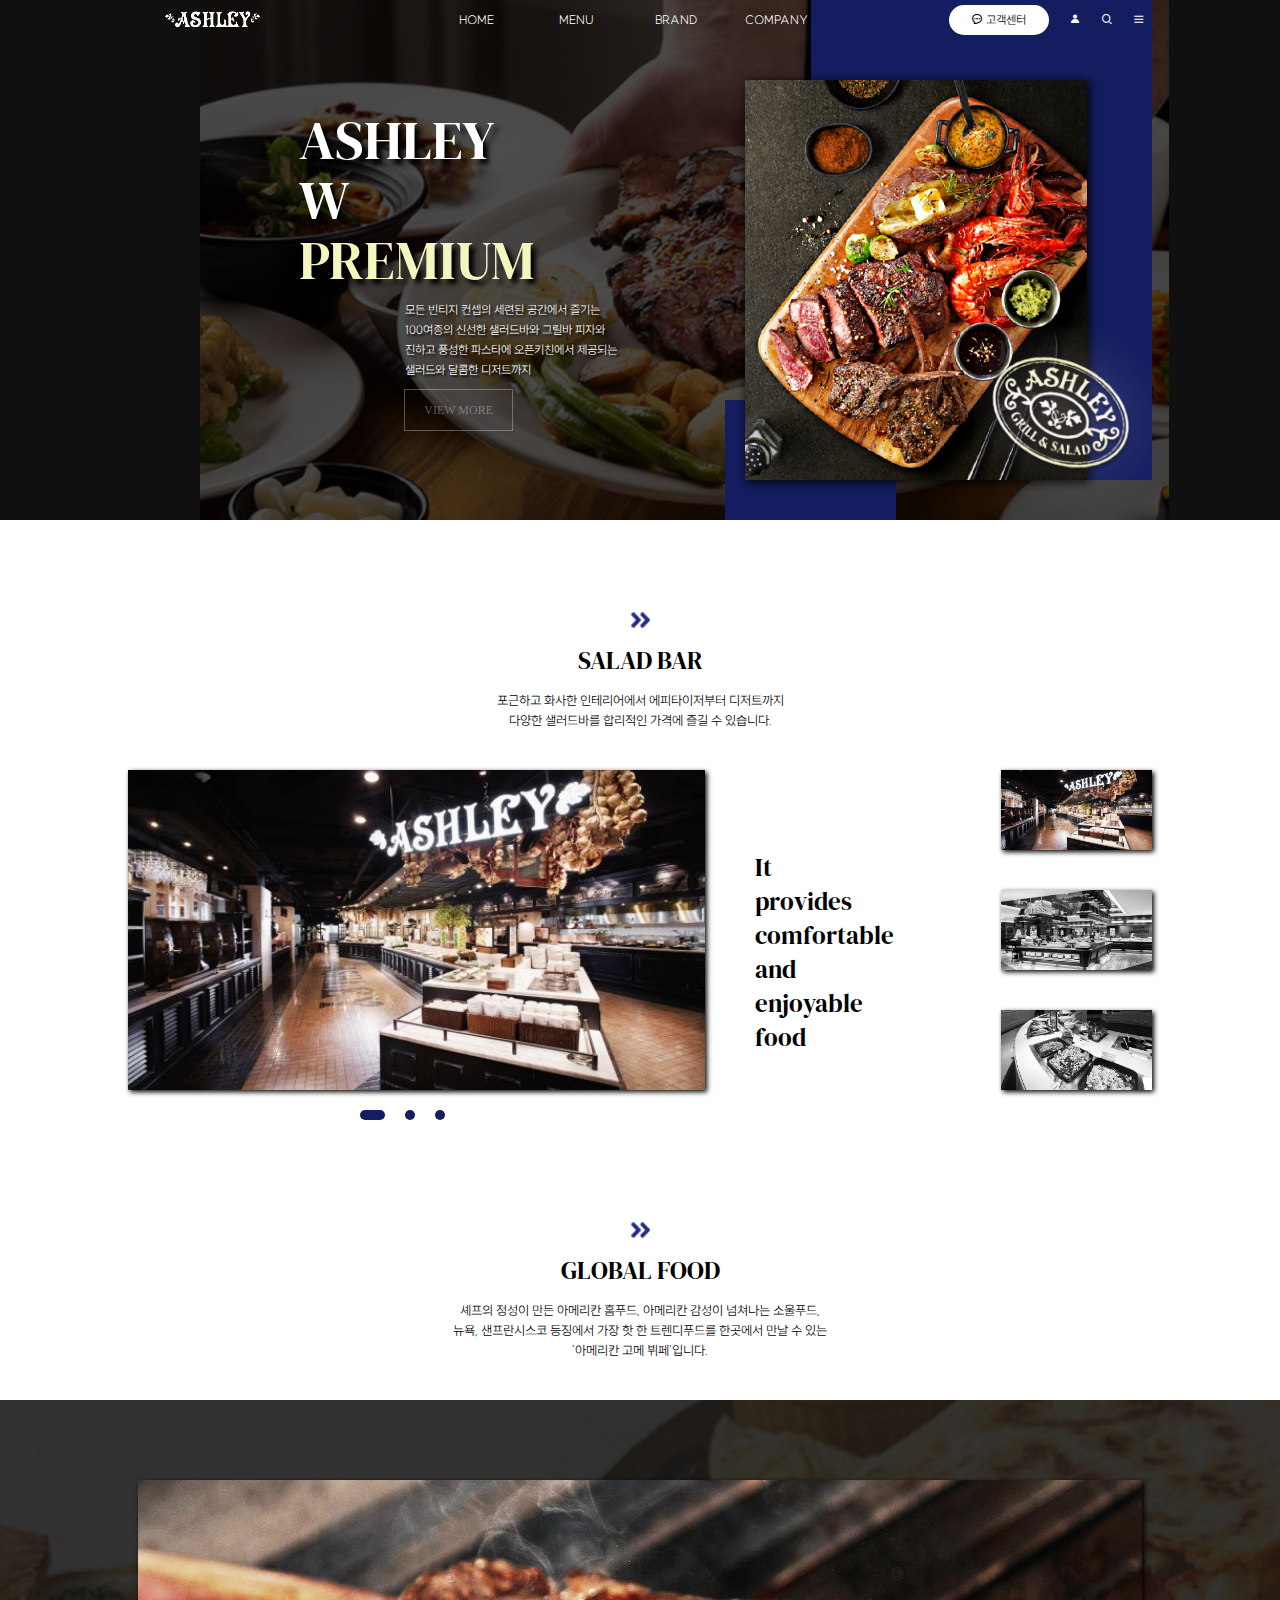
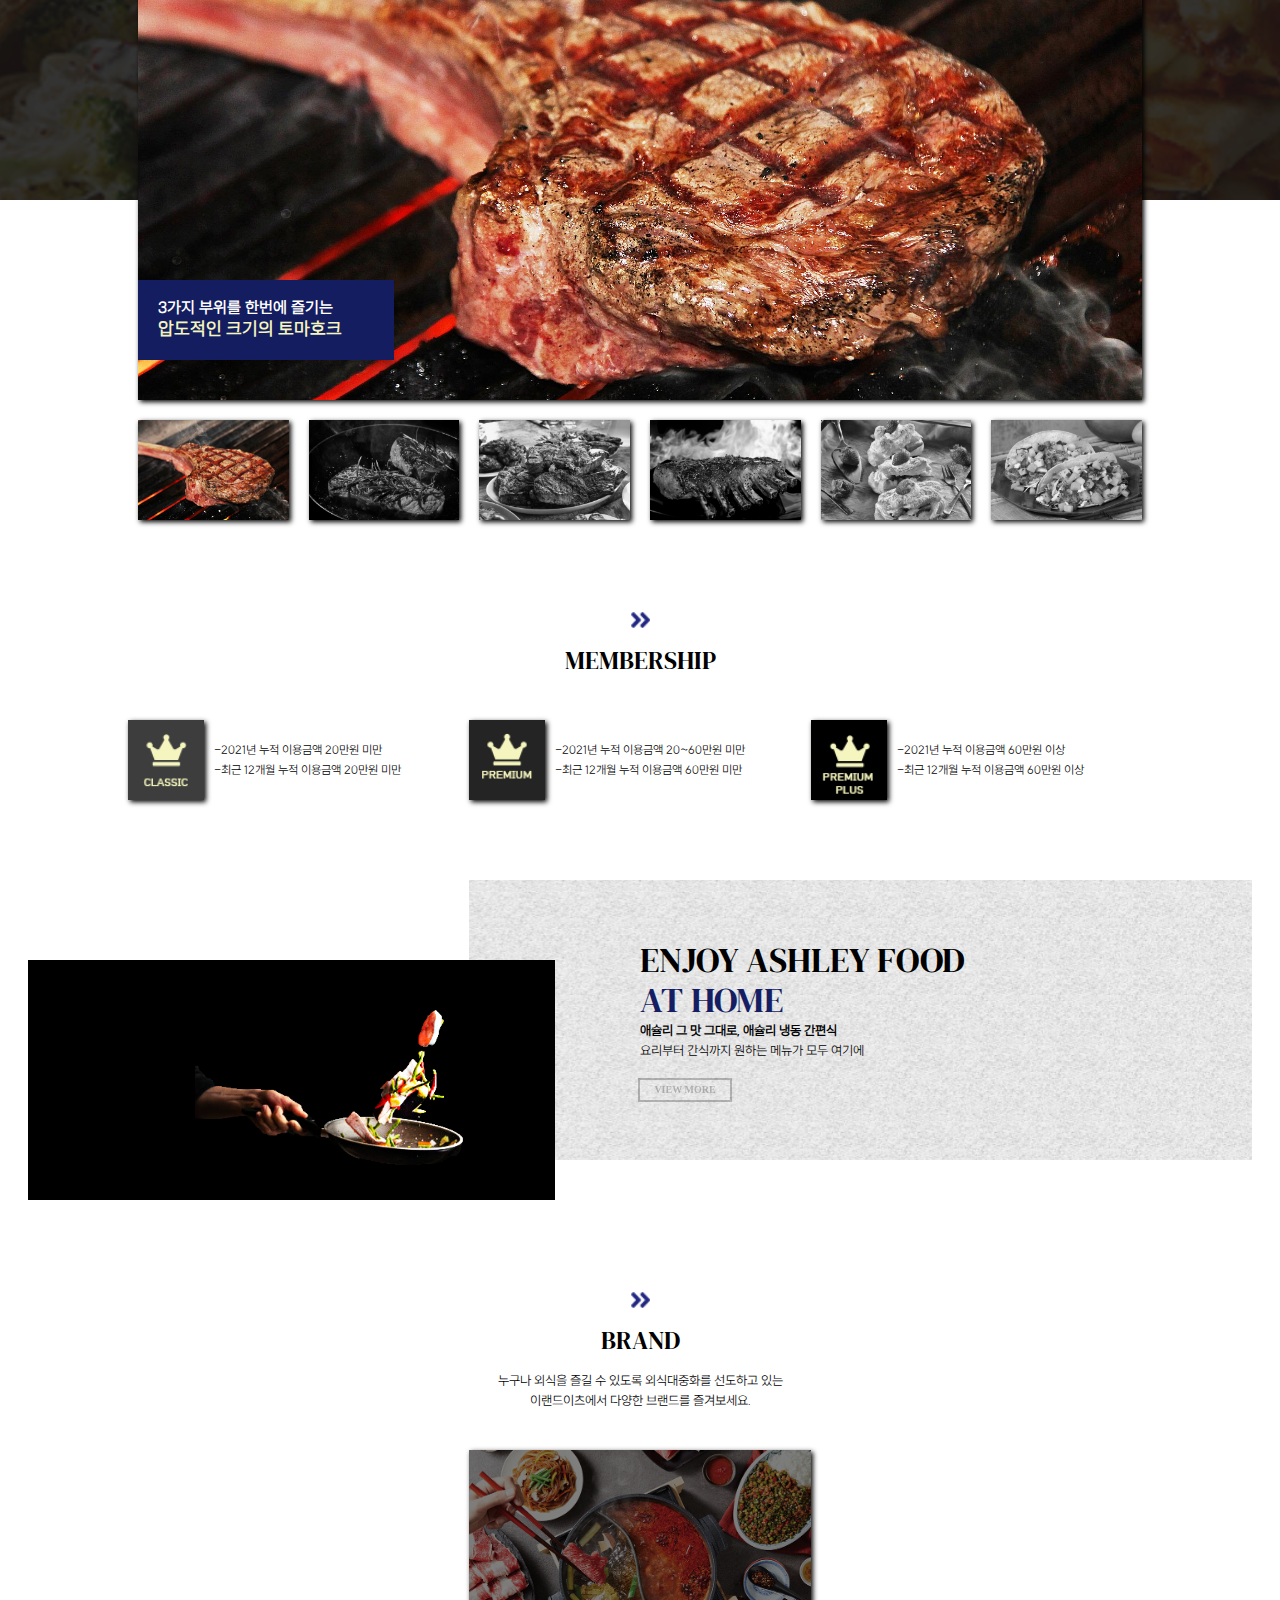
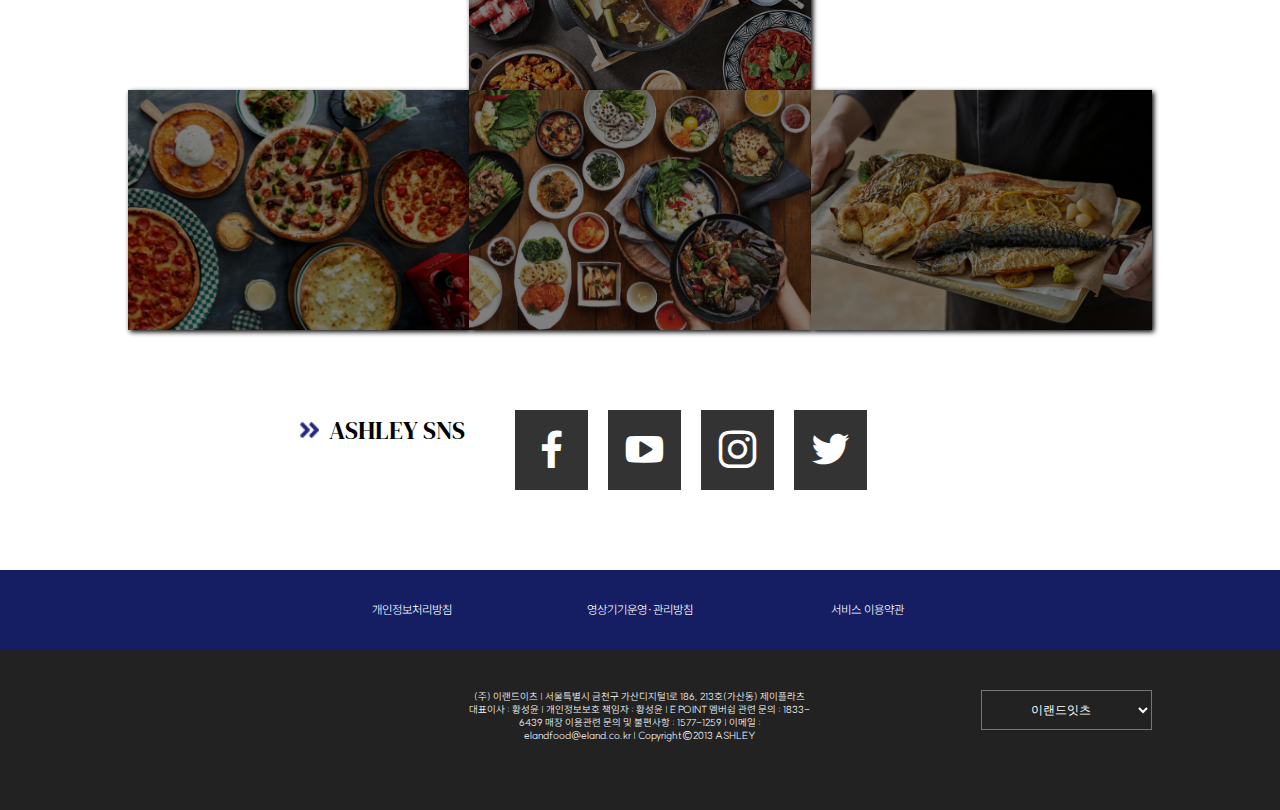
<file: index.html>
<!DOCTYPE html>
<html lang="ko">
<head>
    <meta charset="UTF-8">
    <meta http-equiv="X-UA-Compatible" content="IE=edge">
    <meta name="viewport" content="width=device-width, initial-scale=1.0">
    <title>ashley_main.html</title>
    <link rel="stylesheet" href="./css/reset.css">
    <link rel="stylesheet" href="./css/xeicon.min.css">
    <link rel="stylesheet" href="./css/ashley_main.css">
    <link rel="stylesheet" href="./css/ashley_main_tab.css" media="(max-width:1030px) and (min-width:0px)">
    <link rel="stylesheet" href="./css/ashley_main_mo.css" media="(max-width:420px) and (min-width:0px)">
    <script src="./js/jquery-3.6.0.min.js"></script>
    <script src="./js/ashley_main.js"></script>
    <meta property="og:image" content="https://gkdisto0000.github.io/ashley_renewal/images/main_tab.png">
</head>
<body>
    <!-- 헤더 -->
    <div class="hdrWrap">
        <div class="menuTop">
            <div class="logo">
                <a href="./index.html"></a>
            </div>
            <ul class="nav">
                <li><a href="./index.html">home</a></li>
                <li><a href="./ashley_sub_1.html">menu</a></li>
                <li><a href="./ashley_sub_2.html">brand</a></li>
                <li><a href="./ashley_sub_3.html">company</a></li>
            </ul>
            <ul class="info">
                <li>
                    <i class="xi-message-o"></i>
                    <span>고객센터</span>
                </li>
                <li><i class="xi-user"></i></li>
                <li><i class="xi-search"></i></li>
                <li><i class="xi-bars"></i></li>
            </ul>
        </div>
    </div>
    <!-- 메인 --> 
    <div class="mainWrap">
        <div class="main">
            <div class="texts">
                <div class="text">
                    <div>ashley</div>
                    <div>w</div>
                    <div>premium</div>
                </div>
                <p>모든 빈티지 컨셉의 세련된 공간에서 즐기는<br>100여종의 신선한 샐러드바와 그릴바 피자와<br>진하고 풍성한 파스타에 오픈키친에서 제공되는<br>샐러드와 달콤한 디저트까지</p>
                <div class="btn">
                    <a href="https://www.myashley.co.kr/Customer/NoticeView.aspx?noticeseq=1258" target="_blank">view more</a>
                    </div>
            </div>
            <div class="images">
                <div class="bgSmall"></div>
                <div class="image"></div>
                <div class="bgBig"></div>
                <div class="stamp"></div>
            </div>
        </div>
    </div>
    <!-- 컨텐츠1 salad bar -->
    <div class="cntWrap">
        <div class="content cnt01">
            <div class="header">
                <h3>salad bar</h3>
                <p>포근하고 화사한 인테리어에서 에피타이저부터 디저트까지<br>다양한 샐러드바를 합리적인 가격에 즐길 수 있습니다.</p>
            </div>
            <div class="section">
                <div class="article">
                    <div class="image"></div>
                    <div class="texts">
                        <p>It provides comfortable and enjoyable food</p>
                    </div>
                </div>
                <ul class="paging">
                    <li class="show"></li>
                    <li></li>
                    <li></li>
                </ul>
                <div class="thumb">
                    <div class="image i1"></div>
                    <div class="image i2"></div>
                    <div class="image i3"></div>
                </div>
            </div>
        </div>
    </div>
    <!-- 컨텐츠2 global food-->
    <div class="cntWrap">
        <div class="content cnt02">
            <div class="header">
                <h3>global food</h3>
                <p>셰프의 정성이 만든 아메리칸 홈푸드, 아메리칸 감성이 넘쳐나는 소울푸드,<br>뉴욕, 샌프란시스코 등징에서 가장 핫 한 트렌디푸드를 한곳에서 만날 수 있는<br>'아메리칸 고메 뷔페'입니다.</p>
            </div>
            <div class="section">
                <div class="article">
                    <div class="image"></div>
                    <div class="texts">
                            <div>3가지 부위를 한번에 즐기는</div>
                            <div>압도적인 크기의 토마호크</div>
                    </div>
                    <div class="btn">
                        <i class="xi-angle-left-min"></i>
                        <i class="xi-angle-right-min"></i>
                    </div>
                </div>
                <div class="thumb">
                    <div class="image i1"></div>
                    <div class="image i2"></div>
                    <div class="image i3"></div>
                    <div class="image i4"></div>
                    <div class="image i5"></div>
                    <div class="image i6"></div>
                </div>
            </div>
        </div>
    </div>
    <!-- 컨텐츠3 membership-->
    <div class="cntWrap">
        <div class="content cnt03">
            <div class="header">
                <h3>membership</h3>
            </div>
            <div class="section">
                <div class="article">
                    <div class="image i1"></div>
                    <ul class="texts">
                        <li>2021년 누적 이용금액 20만원 미만</li>
                        <li>최근 12개월 누적 이용금액 20만원 미만</li>
                    </ul>
                </div>
                <div class="article">
                    <div class="image i2"></div>
                    <ul class="texts">
                        <li>2021년 누적 이용금액 20~60만원 미만</li>
                        <li>최근 12개월 누적 이용금액 60만원 미만</li>
                    </ul>
                </div>
                <div class="article">
                    <div class="image i3"></div>
                    <ul class="texts">
                        <li>2021년 누적 이용금액 60만원 이상</li>
                        <li>최근 12개월 누적 이용금액 60만원 이상</li>
                    </ul>
                </div>
            </div>
        </div>
    </div>
    <!-- 배너1 at home-->
    <div class="bnrWrap bnrWrap01">
        <div class="banner bnr01">
            <div class="image">
                <div class="ovrGrid"></div>
            </div>
            <div class="texts">
                <div class="ovrGrid"></div>
                <div class="text">
                    <div>enjoy ashley food</div>
                    <div>at home</div>
                </div>
                <p>애슐리 그 맛 그대로, 애슐리 냉동 간편식</p>
                <p>요리부터 간식까지 원하는 메뉴가 모두 여기에</p>
                <div class="btn"> <a href="https://www.homestaurant.co.kr/goods/goods_list.php?cateCd=004" target="_blank">view more</a> </div>
            </div>
        </div>
    </div>
    <!-- 컨텐츠4 brand-->
    <div class="cntWrap">
        <div class="content cnt04">
            <div class="header">
                <h3>brand</h3>
                <p>누구나 외식을 즐길 수 있도록 외식대중화를 선도하고 있는<br>이랜드이츠에서 다양한 브랜드를 즐겨보세요.</p>
            </div>
            <div class="section">
                <div class="article">
                    <div class="image i1"></div>
                    <div class="dim"></div>
                    <div class="texts">로운에서 중국 일품요리를<br>한자리에서 즐기세요.</div>
                </div>
                <div class="article">
                    <div class="image i2"></div>
                    <div class="dim"></div>
                    <div class="texts">피자몰에서 피자와 일품요리를<br>한자리에서 즐기세요.</div>
                </div>
                <div class="article">
                    <div class="image i3"></div>
                    <div class="dim"></div>
                    <div class="texts">자연별곡에서 육해진미 일품요리를<br>한자리에서 즐기세요.</div>
                </div>
                <div class="article">
                    <div class="image i4"></div>
                    <div class="dim"></div>
                    <div class="texts">반상에서 육해진미 일품요리를<br>한자리에서 즐기세요.</div>
                </div>
            </div>
        </div>
    </div>
    <!-- 배너2 sns-->
    <div class="bnrWrap bnrWrap02">
        <div class="banner bnr02">
            <h3>ashley sns</h3>
            <ul class="sns">
                <li> <a href="https://www.facebook.com/wowAshley/" target="_blank"><i class="xi-facebook"></i></a> </li>
                <li> <a href="https://www.youtube.com/user/elandgroup" target="_blank"><i class="xi-youtube-play"></i> </a> </li>
                <li> <a href="https://www.instagram.com/your_ashley/" target="_blank"><i class="xi-instagram"></i> </a> </li>
                <li> <a href="https://twitter.com/elandrecruit" target="_blank"> <i class="xi-twitter"></i></a> </li>
            </ul>
        </div>
    </div>
    <!-- 푸터 -->
    <div class="ftrWrap">
        <div class="footer">
            <div class="ftrTop">
                <div class="info">
                    <ul>
                        <li>개인정보처리방침</li>
                        <li>영상기기운영·관리방침</li>
                        <li>서비스 이용약관</li>
                    </ul>
                </div>
            </div>
            <div class="ftrBtm">
                <div class="texts">
                    <select name="family site">
                        <option value="">이랜드잇츠</option>
                        <option value="">자연별곡</option>
                        <option value="">피자몰</option>
                        <option value="">로운</option>
                        <option value="">리미니</option>
                    </select>
                    <p>(주) 이랜드이츠 | 서울특별시 금천구  가산디지털1로 186, 213호(가산동) 제이플라츠 대표이사 : 황성윤 | 개인정보보호 책임자 : 황성윤 | E POINT 멤버쉽 관련 문의 : 1833-6439 매장 이용관련 문의 및 불편사항 : 1577-1259 | 이메일 : elandfood@eland.co.kr | Copyright©2013 ASHLEY</p>
                </div>
            </div>
        </div>
    </div>
</body>
</html>
</file>
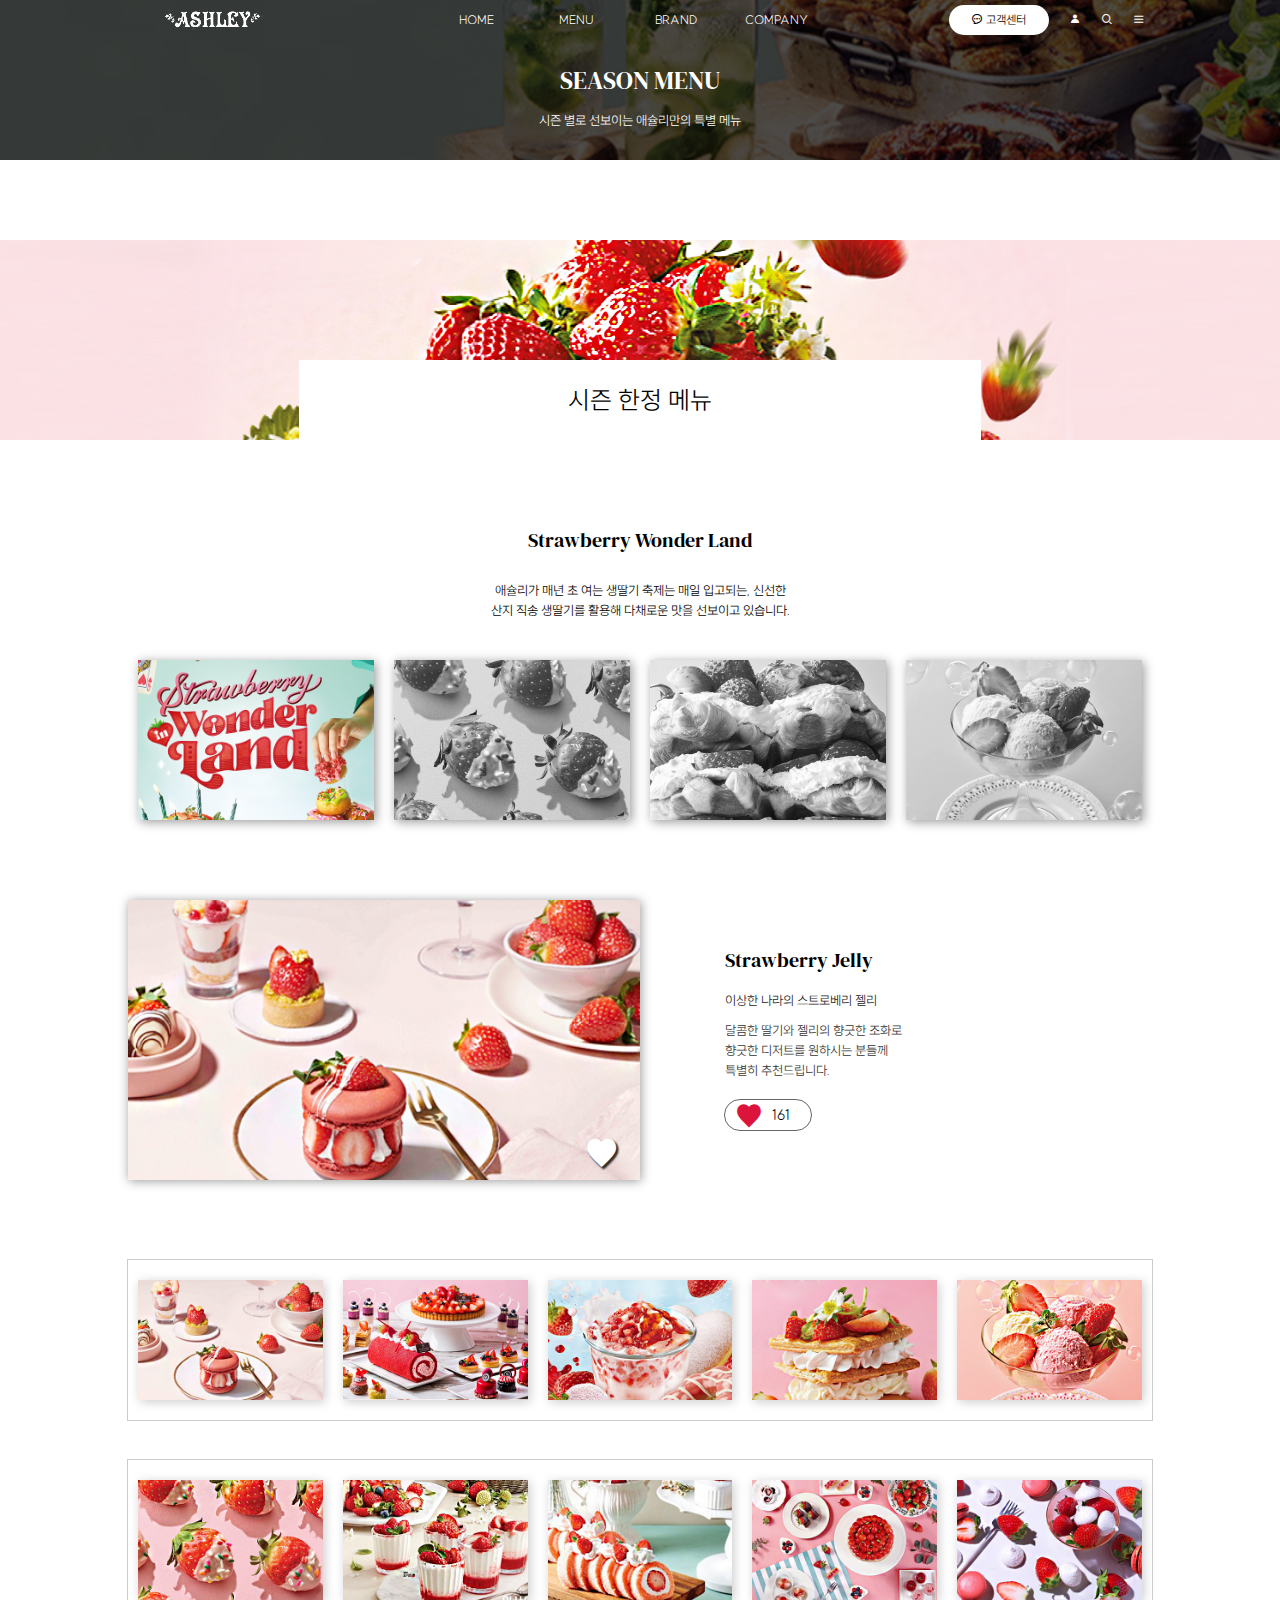
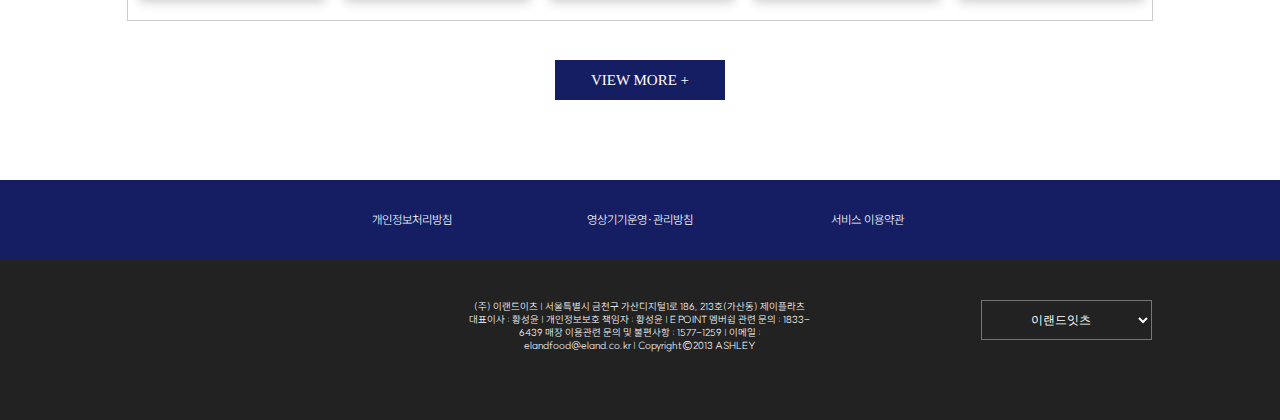
<file: ashley_sub_1.html>
<!DOCTYPE html>
<html lang="ko">
<head>
    <meta charset="UTF-8">
    <meta http-equiv="X-UA-Compatible" content="IE=edge">
    <meta name="viewport" content="width=device-width, initial-scale=1.0">
    <title>ashley_sub_1.html</title>
    <link rel="stylesheet" href="./css/reset.css">
    <link rel="stylesheet" href="./css/xeicon.min.css">
    <link rel="stylesheet" href="./css/ashley_sub_1.css">
    <link rel="stylesheet" href="./css/ashley_sub_1_tab.css" media="(max-width:1024px) and (min-width:0px)">
    <link rel="stylesheet" href="./css/ashley_sub_1_mo.css" media="(max-width:420px) and (min-width:0px)">
    <script src="./js/jquery-3.6.0.min.js"></script>
    <script src="./js/ashley_sub_1.js"></script>
</head>
<body>
    <!-- 헤더 -->
    <div class="hdrWrap">
        <div class="menuTop">
            <div class="logo">
                <a href="./index.html"></a>
            </div>
            <ul class="nav">
                <li>
                    <a href="./index.html">home</a>
                </li>
                <li>     
                    <a href="./ashley_sub_1.html">menu</a>
                </li>
                <li>
                    <a href="./ashley_sub_2.html">brand</a>
                </li>
                <li>
                    <a href="./ashley_sub_3.html">company</a>
                </li>
            </ul>
            <ul class="info">
                <li>
                    <i class="xi-message-o"></i>
                    <span>고객센터</span>
                </li>
                <li><i class="xi-user"></i></li>
                <li><i class="xi-search"></i></li>
                <li><i class="xi-bars"></i></li>
            </ul>
        </div>
    </div>

    <!-- 메인 -->
    <div class="mainWrap">
        <div class="main">
            <div class="texts">
                <h2>season menu</h2>
                <p>시즌 별로 선보이는 애슐리만의 특별 메뉴</p>
            </div>
        </div>
    </div>

    <!-- 컨텐츠 메인 -->
    <div class="cntMainWrap">
        <div class="cntMain">
            <div class="image"></div>
            <div class="texts">
                <h2>시즌 한정 메뉴</h2>
            </div>
        </div>
    </div>

    <!-- 컨텐츠 1 -->
    <div class="cntWrap">
        <div class="content cnt01">
            <div class="header">
                <h3>Strawberry Wonder Land</h3>
                <p>애슐리가 매년 초 여는 생딸기 축제는 매일 입고되는, 신선한<br>산지 직송 생딸기를 활용해 다채로운 맛을 선보이고 있습니다.</p>
            </div>


            <div class="section">
                <div class="artView">
                    <div class="artGroup">
                        <div class="article">
                            <div class="image i1">
                                <a href="https://www.myashley.co.kr/Customer/NoticeView.aspx?NoticeSeq=1162&SearchText=%eb%94%b8%ea%b8%b0&NowPage=1&SearchOption=Title" target="_blank"></a>
                            </div>
                            <div class="texts"></div>
                        </div>
                        <div class="article">
                            <div class="image i2">
                                <a href="https://www.myashley.co.kr/Customer/NoticeView.aspx?NoticeSeq=1169&SearchText=%eb%94%b8%ea%b8%b0&NowPage=1&SearchOption=Title" target="_blank"></a>
                            </div>
                            <div class="texts"></div>
                        </div>
                        <div class="article">
                            <div class="image i3">
                                <a href="https://www.myashley.co.kr/Customer/NoticeView.aspx?NoticeSeq=1172&SearchText=%eb%94%b8%ea%b8%b0&NowPage=1&SearchOption=Title" target="_blank"></a>
                            </div>
                            <div class="texts"></div>
                        </div>
                        <div class="article">
                            <div class="image i4">
                                <a href="https://www.myashley.co.kr/Customer/NoticeView.aspx?NoticeSeq=1250&SearchText=%eb%94%b8%ea%b8%b0&NowPage=1&SearchOption=Title" target="_blank"></a>
                            </div>
                            <div class="texts"></div>
                        </div>
                    </div>
                </div>
            </div>
        </div>
    </div>

    <!-- 컨텐츠 2 -->
    <div class="cntWrap">
        <div class="content cnt02">
            <div class="header">
                <div class="image">
                    <div class="like">
                        <i class="xi-heart"></i>
                    </div>
                </div>
                <div class="btns">
                    <i class="xi-angle-left-min"></i>
                    <i class="xi-angle-right-min"></i>
                </div>
                <div class="texts">
                    <h3>Strawberry Jelly</h3>
                    <h5>이상한 나라의 스트로베리 젤리</h5>
                    <p>달콤한 딸기와 젤리의 향긋한 조화로<br>향긋한 디저트를 원하시는 분들께<br>특별히 추천드립니다.
                    </p>
                    <div class="btn">
                        <i class="xi-heart"></i>
                        <p>161</p>
                    </div>
                </div>
            </div>
            <div class="section">
                <div class="artTop">
                    <div class="article">
                        <div class="image i1"></div>
                        <div class="texts"></div>
                    </div>
                    <div class="article">
                        <div class="image i2"></div>
                        <div class="texts"></div>
                    </div>
                    <div class="article">
                        <div class="image i3"></div>
                        <div class="texts"></div>
                    </div>
                    <div class="article">
                        <div class="image i4"></div>
                        <div class="texts"></div>
                    </div>
                    <div class="article">
                        <div class="image i5"></div>
                        <div class="texts"></div>
                    </div>
                </div>
                <div class="artBtm">
                    <div class="article">
                        <div class="image i1"></div>
                        <div class="texts"></div>
                    </div>
                    <div class="article">
                        <div class="image i2"></div>
                        <div class="texts"></div>
                    </div>
                    <div class="article">
                        <div class="image i3"></div>
                        <div class="texts"></div>
                    </div>
                    <div class="article">
                        <div class="image i4"></div>
                        <div class="texts"></div>
                    </div>
                    <div class="article">
                        <div class="image i5"></div>
                        <div class="texts"></div>
                    </div>
                </div>
                <div class="btn"> <a href="https://www.myashley.co.kr/Customer/NoticeView.aspx?NoticeSeq=1162&SearchText=%eb%94%b8%ea%b8%b0&NowPage=1&SearchOption=Title" target="_blank">view more +</a> </div>
            </div>
        </div>
    </div>
    <!-- 푸터 -->
    <div class="ftrWrap">
        <div class="footer">
            <div class="ftrTop">
                <div class="info">
                    <ul>
                        <li>개인정보처리방침</li>
                        <li>영상기기운영·관리방침</li>
                        <li>서비스 이용약관</li>
                    </ul>
                </div>
            </div>
            <div class="ftrBtm">
                <div class="texts">
                    <select name="family site">
                        <option value="">이랜드잇츠</option>
                        <option value="">자연별곡</option>
                        <option value="">피자몰</option>
                        <option value="">로운</option>
                        <option value="">리미니</option>
                    </select>
                    <p>(주) 이랜드이츠 | 서울특별시 금천구  가산디지털1로 186, 213호(가산동) 제이플라츠 대표이사 : 황성윤 | 개인정보보호 책임자 : 황성윤 | E POINT 멤버쉽 관련 문의 : 1833-6439 매장 이용관련 문의 및 불편사항 : 1577-1259 | 이메일 : elandfood@eland.co.kr | Copyright©2013 ASHLEY</p>
                </div>
            </div>
        </div>
    </div>

</body>
</html>
</file>
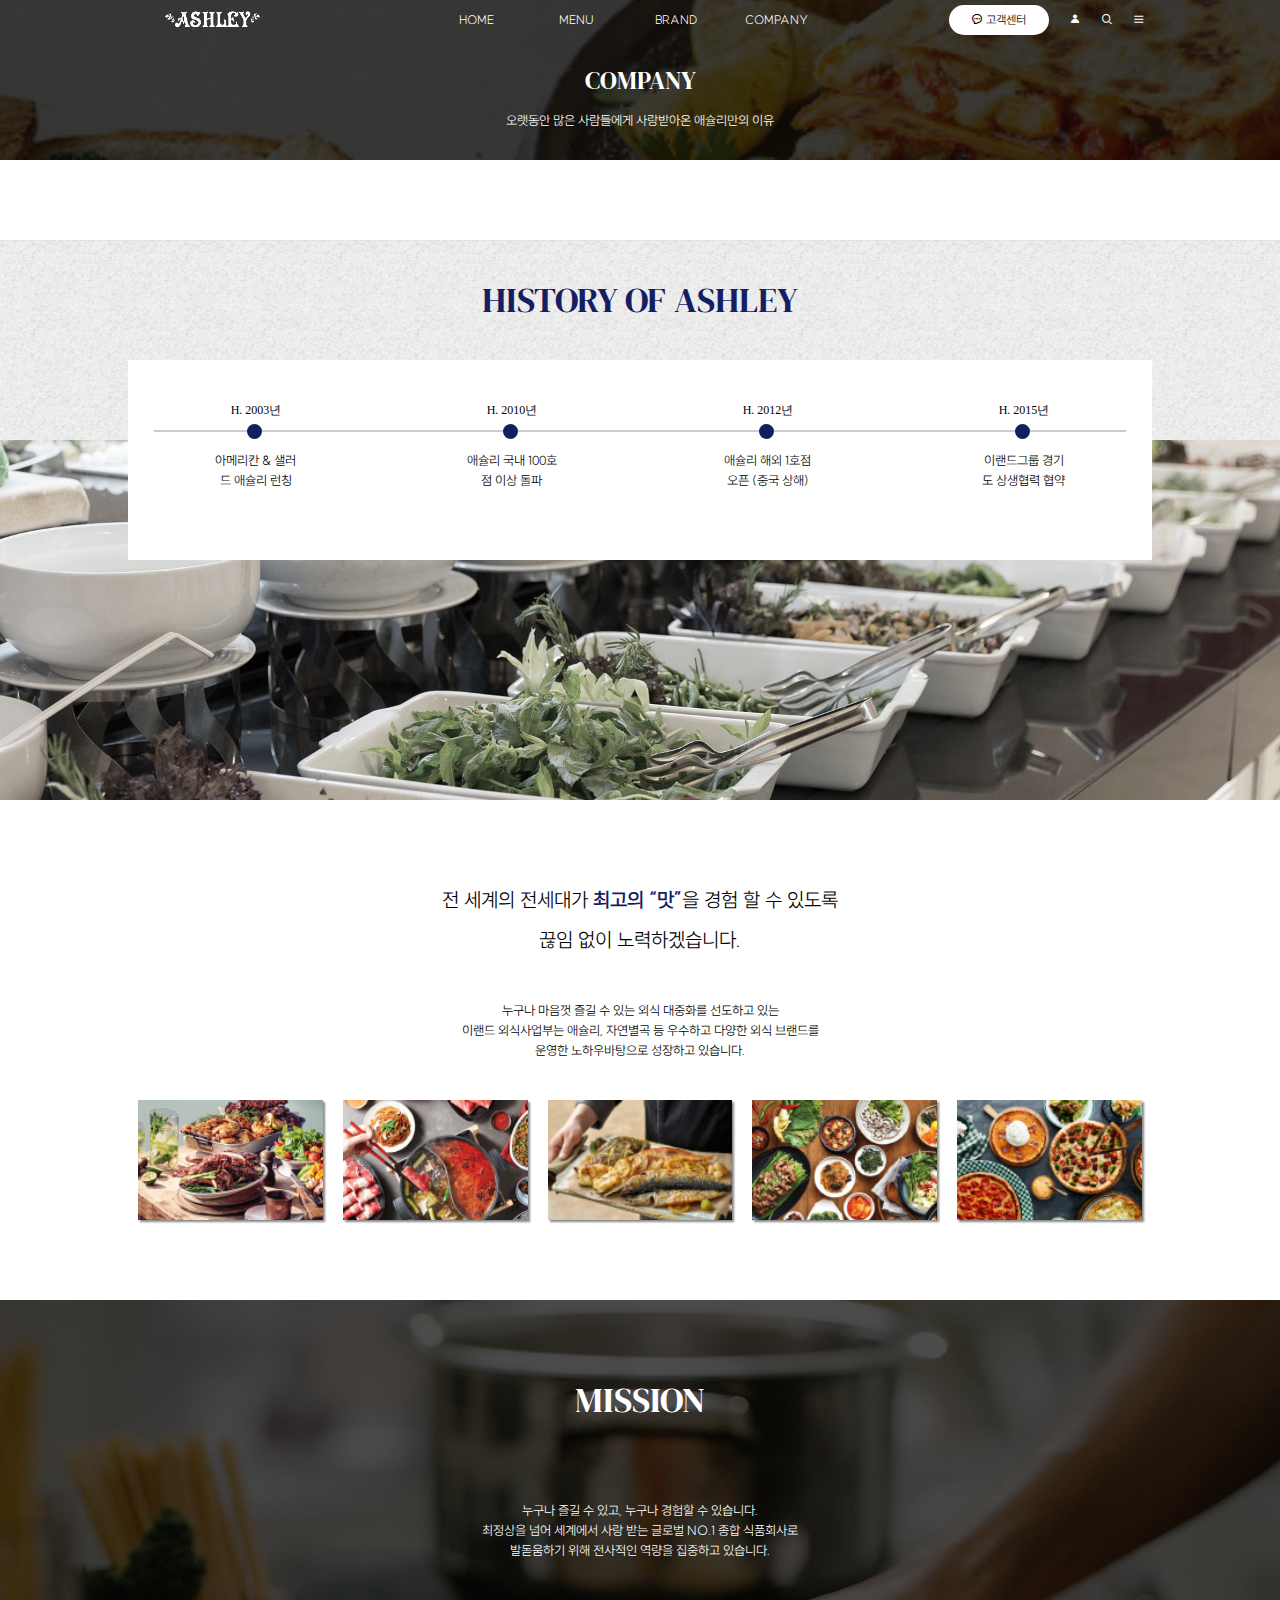
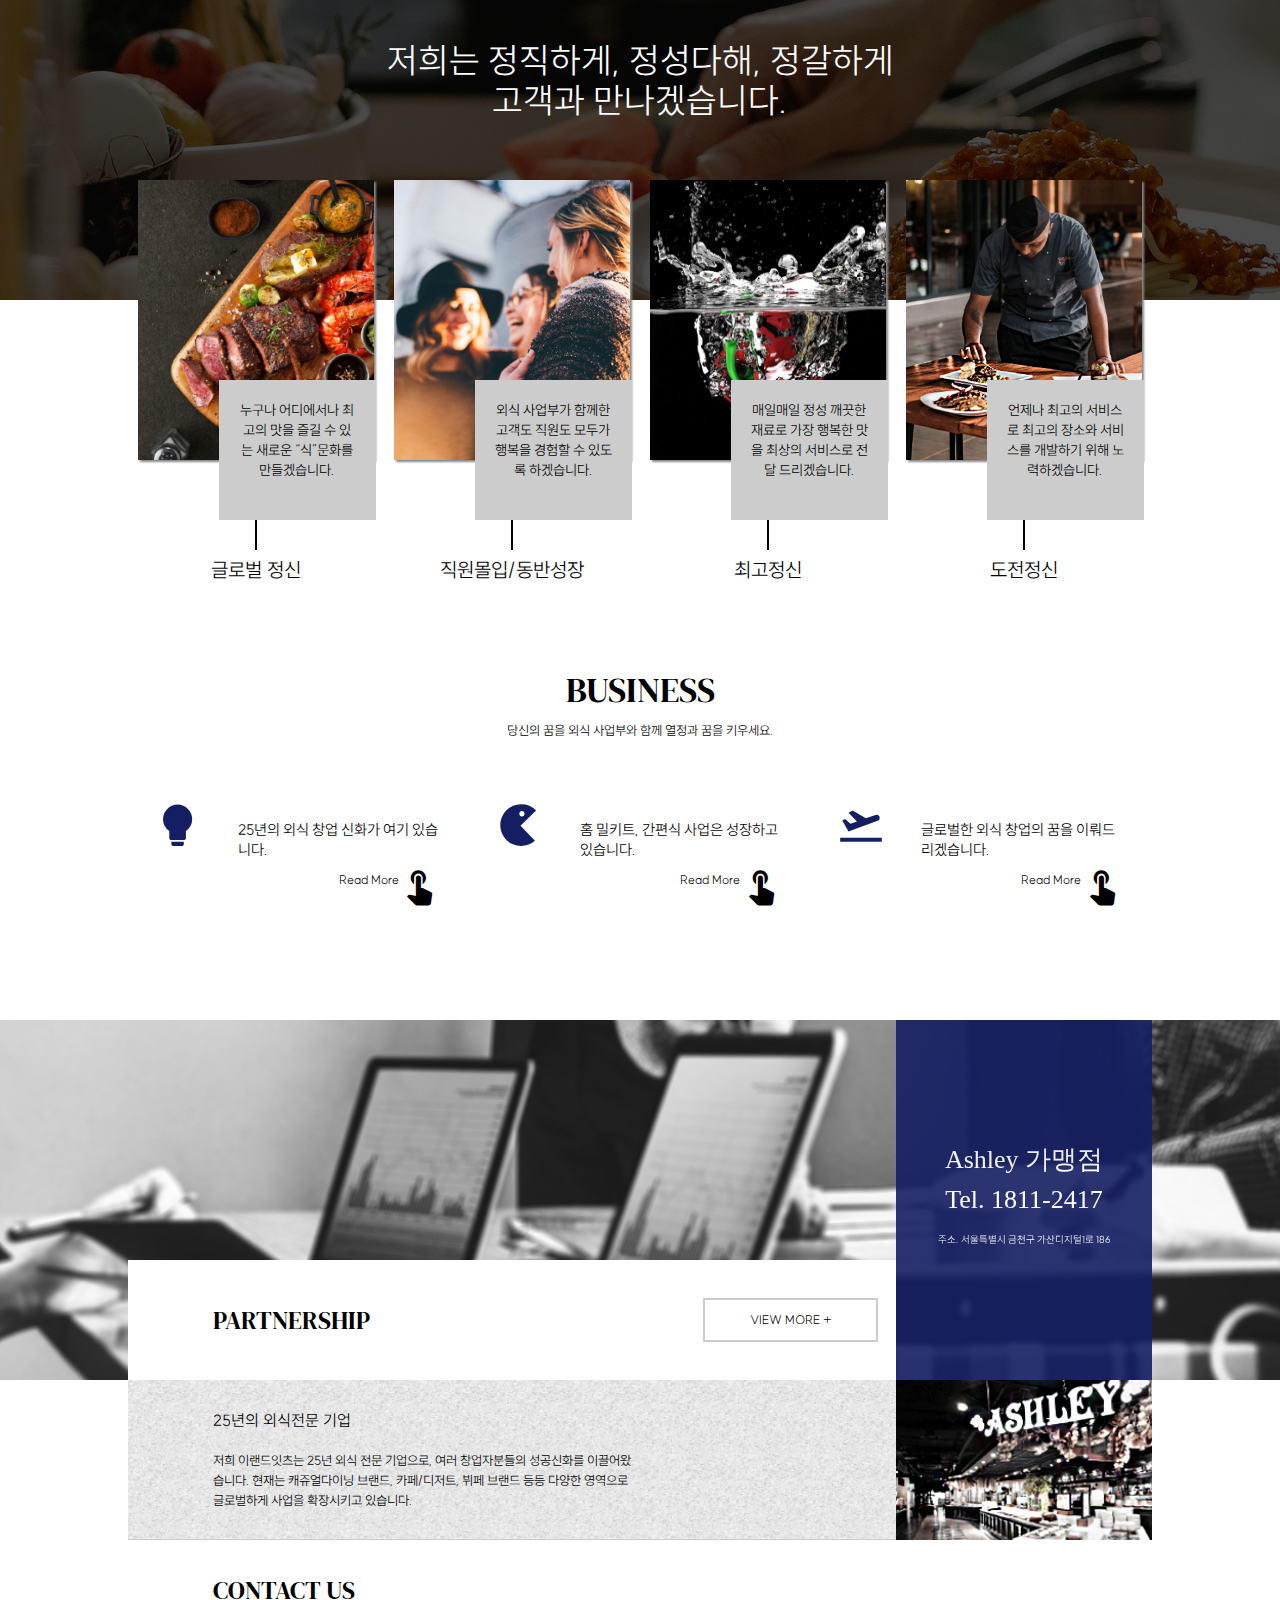
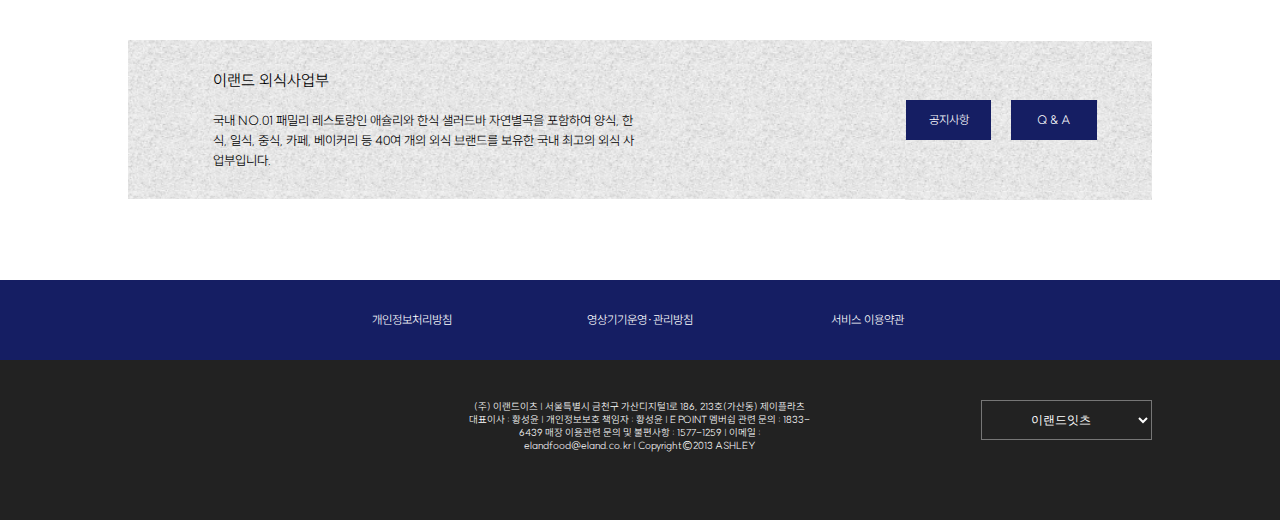
<file: ashley_sub_3.html>
<!DOCTYPE html>
<html lang="ko">
<head>
    <meta charset="UTF-8">
    <meta http-equiv="X-UA-Compatible" content="IE=edge">
    <meta name="viewport" content="width=device-width, initial-scale=1.0">
    <title>ashley_sub_3.html</title>
    <link rel="stylesheet" href="./css/reset.css">
    <link rel="stylesheet" href="./css/xeicon.min.css">
    <link rel="stylesheet" href="./css/ashley_sub_3_js.css">
    <link rel="stylesheet" href="./css/ashley_sub_3_tab.css" media="(max-width:1030px) and (min-width:0px)">
    <link rel="stylesheet" href="./css/ashley_sub_3_mo.css" media="(max-width:420px) and (min-width:0px)">
    <script src="./js/jquery-3.6.0.min.js"></script>
    <script src="./js/ashley_sub_3.js"></script>
</head>
<body>
    <!-- 헤더 -->
    <div class="hdrWrap">
        <div class="menuTop">
            <div class="logo">
                <a href="./index.html"></a>
            </div>
            <ul class="nav">
                <li>
                    <a href="./index.html">home</a>
                </li>
                <li>     
                    <a href="./ashley_sub_1.html">menu</a>
                </li>
                <li>
                    <a href="./ashley_sub_2.html">brand</a>
                </li>
                <li>
                    <a href="./ashley_sub_3.html">company</a>
                </li>
            </ul>
            <ul class="info">
                <li>
                    <i class="xi-message-o"></i>
                    <span>고객센터</span>
                </li>
                <li><i class="xi-user"></i></li>
                <li><i class="xi-search"></i></li>
                <li><i class="xi-bars"></i></li>
            </ul>
        </div>
    </div>
    <!-- 메인 -->
    <div class="mainWrap">
        <div class="main">
            <div class="texts">
                <h2>company</h2>
                <p>오랫동안 많은 사람들에게 사랑받아온 애슐리만의 이유</p>
            </div>
        </div>
    </div>

    <!-- 컨텐츠 1 -->
    <div class="cntWrap">
        <div class="content cnt01">
            <div class="header">
                <h3>HISTORY OF ASHLEY</h3>
            </div>
            <div class="section">
                <div class="artWrap">
                    <div class="article">
                        <div class="texts">
                            <h5>H. 2003년</h5>
                            <p>아메리칸 & 샐러드 애슐리 런칭</p>
                        </div>
                        <div class="image i1"></div>
                    </div>
                    <div class="article">
                        <div class="texts">
                            <h5>H. 2010년</h5>
                            <p>애슐리 국내 100호점
                                이상 돌파</p>
                        </div>
                        <div class="image i2"></div>
                    </div>
                    <div class="article">
                        <div class="texts">
                            <h5>H. 2012년</h5>
                            <p>애슐리 해외 1호점 오픈 (중국 상해)</p>
                        </div>
                        <div class="image i3"></div>
                    </div>
                    <div class="article">
                        <div class="texts">
                            <h5>H. 2015년</h5>
                            <p>이랜드그룹
                                경기도 상생협력 협약</p>
                        </div>
                        <div class="image i5"></div>
                    </div>
                    <div class="arrowWrap">
                        <div class="arrow"></div>
                        <ul>
                            <li></li>
                            <li></li>
                            <li></li>
                            <li></li>
                        </ul>
                    </div>
                </div>
            </div>
            <div class="wrap">
              <div class="artGroup">
                <div class="slide i1"></div>
                <div class="slide i2"></div>
                <div class="slide i3"></div>
                <div class="slide i4"></div>
              </div>
            </div>
        </div>
    </div>

    <!-- 컨텐츠 2 -->
    <div class="cntWrap">
        <div class="content cnt02">
            <div class="header">
                <p>전 세계의 전세대가 <span>최고의 “맛”</span>을 경험 할 수 있도록<br>
                    끊임 없이 노력하겠습니다.</p>
                    <h4>누구나 마음껏 즐길 수 있는 외식 대중화를 선도하고 있는<br>
                        이랜드 외식사업부는 애슐리, 자연별곡 등 우수하고 다양한 외식 브랜드를<br>
                        운영한 노하우바탕으로 성장하고 있습니다.
                    </h4>
            </div>
            <div class="section">
                <div class="article">
                    <div class="texts"></div>
                    <div class="image i1"></div>
                </div>
                <div class="article">
                    <div class="texts"></div>
                    <div class="image i2"></div>
                </div>
                <div class="article">
                    <div class="texts"></div>
                    <div class="image i3"></div>
                </div>
                <div class="article">
                    <div class="texts"></div>
                    <div class="image i4"></div>
                </div>
                <div class="article">
                    <div class="texts"></div>
                    <div class="image i5"></div>
                </div>
            </div>
        </div>
    </div>

    <!-- 컨텐츠 3 -->
    <div class="cntWrap">
        <div class="content cnt03">
            <div class="header">
                <h3>MISSION</h3>
                <p>누구나 즐길 수 있고, 누구나 경험할 수 있습니다.<br>
                    최정상을 넘어 세계에서 사랑 받는 글로벌 NO.1 종합 식품회사로<br>
                    발돋움하기 위해 전사적인 역량을 집중하고 있습니다. 
                </p>
                <h4>저희는 정직하게, 정성다해, 정갈하게<br>고객과 만나겠습니다.</h4>
            </div>
            <div class="section">
                <div class="article">
                    <div class="image i1"></div>
                    <div class="texts">
                        <p>누구나 어디에서나 최고의 맛을 즐길 수 있는 새로운 “식”문화를  만들겠습니다.</p>
                        <h4>글로벌 정신</h4>
                    </div>
                </div>
                <div class="article">
                    <div class="image i2"></div>
                    <div class="texts">
                        <p>외식 사업부가 함께한 고객도 직원도 모두가 행복을 경험할 수 있도록 하겠습니다.</p>
                        <h4>직원몰입/동반성장</h4>
                    </div>
                </div>
                <div class="article">
                    <div class="image i3"></div>
                    <div class="texts">
                        <p>매일매일 정성 깨끗한 재료로 가장 행복한 맛을 최상의 서비스로 전달 드리겠습니다.</p>
                        <h4>최고정신</h4>
                    </div>
                </div>
                <div class="article">
                    <div class="image i4"></div>
                    <div class="texts">
                        <p>언제나 최고의 
                            서비스로 최고의 장소와 서비스를 개발하기 위해 
                            노력하겠습니다.</p>
                        <h4>도전정신</h4>
                    </div>
                </div>
            </div>
        </div>
    </div>

    <!-- 컨텐츠 4 -->
    <div class="cntWrap">
        <div class="content cnt04">
            <div class="header">
                <h3>BUSINESS</h3>
                <p>당신의 꿈을 외식 사업부와 함께 열정과 꿈을 키우세요.</p>
            </div>
            <div class="section">
                <div class="article">
                        <div class="image"></div>
                        <div class="texts">
                            <i class="xi-lightbulb"></i>
                            <div class="text">  
                                <p>25년의 외식 창업 신화가
                                    여기 있습니다.</p>

                                <a href="https://www.elandeat.com/franchise" target="_blank">
                                    <h4>Read More</h4>
                                    <i class="xi-touch"></i>
                                </a>
                            </div>
                        </div>
                </div>
                <div class="article">
                    <div class="image"></div>
                    <div class="texts">
                        <i class="xi-pacman"></i>
                        <div class="text">
                            <p>홈 밀키트, 
                              간편식 사업은 성장하고 있습니다.</p>
                              <a href="https://www.elandeat.com/eIntroduce" target="_blank">
                                <h4>Read More</h4>
                                <i class="xi-touch"></i>
                            </a>
                        </div>
                    </div>
                </div>
                <div class="article">
                    <div class="image"></div>
                    <div class="texts">
                        <i class="xi-flight-takeoff"></i>
                        <div class="text">
                            <p>글로벌한 외식 창업의
                                꿈을 이뤄드리겠습니다.</p>
                                <a href="https://www.elandeat.com/franchise" target="_blank">
                                    <h4>Read More</h4>
                                    <i class="xi-touch"></i>
                                </a>
                        </div>
                    </div>
                </div>
            </div>
        </div>
    </div>

    <!-- 배너 -->
    <div class="bnrWrap">
        <div class="bgi"></div>
        <div class="banner">
            <div class="bnrTop">
                <div class="bnrLeft">
                    <div class="image"></div>
                    <div class="texts">
                        <h3>PARTNERSHIP</h3>
                        <div class="btn">

                            <a href="https://www.elandeat.com/franchise" target="_blank">VIEW MORE +</a>

                        </div>
                    </div>
                </div>
                <div class="bnrRight">
                    <div class="image"></div>
                    <div class="text">
                        <h5>Ashley 가맹점 <br> Tel. 1811-2417</h5>
                        <h4>주소. 서울특별시 금천구 가산디지털1로 186</h4>
                    </div>
                </div>
            </div>
            <div class="bnrBtm">
                <div class="bnrBtmTop">
                    <div class="texts">
                        <h4>25년의 외식전문 기업</h4>
                        <p>저희 이랜드잇츠는 25년 외식 전문 기업으로, 여러 창업자분들의 성공신화를 이끌어왔습니다. 
                            현재는 캐쥬얼다이닝 브랜드, 카페/디저트, 뷔페 브랜드 등등 다양한 영역으로
                            글로벌하게 사업을 확장시키고 있습니다. </p>
                    </div>
                    <div class="image"></div>
                </div>
                <div class="bnrBtmBtm">
                    <div class="header">
                        <h3>CONTACT US</h3>
                    </div>
                    <div class="texts">
                        <div class="txtLeft">
                            <h5>이랜드 외식사업부</h5>
                            <p>국내 NO.01 패밀리 레스토랑인 애슐리와 한식 샐러드바 자연별곡을 포함하여
                                양식, 한식, 일식, 중식, 카페, 베이커리 등 40여 개의 외식 브랜드를 보유한
                                국내 최고의 외식 사업부입니다.</p>
                        </div>
                        <div class="txtRight">
                            <div class="btn">
                                <a href="https://www.myashley.co.kr/Customer/Notice.aspx?SearchOption=&SearchText=&NowPage=1" target="_blank">공지사항</a>
                                </div>
                            <div class="btn">
                                <a href="https://www.myashley.co.kr/Customer/FaqInsert.aspx?ClassCode=01" target="_blank">Q & A</a>
                                </div>
                        </div>
                    </div>
                </div>
            </div>
        </div>
    </div>

    <!-- 푸터 -->
    <div class="ftrWrap">
        <div class="footer">
            <div class="ftrTop">
                <div class="info">
                    <ul>
                        <li>개인정보처리방침</li>
                        <li>영상기기운영·관리방침</li>
                        <li>서비스 이용약관</li>
                    </ul>
                </div>
            </div>
            <div class="ftrBtm">
                <div class="texts">
                    <select name="family site">
                        <option value="">이랜드잇츠</option>
                        <option value="">자연별곡</option>
                        <option value="">피자몰</option>
                        <option value="">로운</option>
                        <option value="">리미니</option>
                    </select>
                    <p>(주) 이랜드이츠 | 서울특별시 금천구  가산디지털1로 186, 213호(가산동) 제이플라츠 대표이사 : 황성윤 | 개인정보보호 책임자 : 황성윤 | E POINT 멤버쉽 관련 문의 : 1833-6439 매장 이용관련 문의 및 불편사항 : 1577-1259 | 이메일 : elandfood@eland.co.kr | Copyright©2013 ASHLEY</p>
                </div>
            </div>
        </div>
    </div>
</body>
</html>
</file>
<file: css/ashley_main.css>
/* 불필요한 스크롤 삭제 */
body {
    overflow-x: hidden;}

/* 폰트 */
@font-face {
    font-family: 'DMSerifDisplay-Regular';
    src: url('./fonts/DMSerifDisplay-Regular.ttf') format('truetype');
}

@font-face {
    font-family: 'SUIT-Regular';
    src: url('./fonts/SUIT-Light.otf') format('truetype');
}


/* 헤더 */
div.hdrWrap{
    position: relative;
    z-index: 5;
}
div.hdrWrap>div.menuTop{
    width: 80%;
    max-width: 1080px;
    margin: 0 auto;
    color: #fff;
    text-transform: uppercase;
    font-size: 12px;
}
div.hdrWrap>div.menuTop::after{
    content: '';
    display: block;
    clear: both;
}
div.hdrWrap>div.menuTop>div.logo{
    line-height: 40px;
    float: left;
    width: calc(100% / 12 * 2);
    height: 20px;
    background-size: contain;
    background-position: center;
    background-repeat: no-repeat;
    background-image: url('../images/logo.png');
    margin-top: 10px;
    cursor: pointer;
}
div.hdrWrap>div.menuTop>div.logo>a{
    width: 100%;
    height: 100%;
    display: block;
}
div.hdrWrap>div.menuTop>ul.nav::after{
    display: block;
    clear: both;
    content: '';
} 
div.hdrWrap>div.menuTop>ul.nav{ 
    width: calc(100% / 12 * 7.5);
    float: left;
}
div.hdrWrap>div.menuTop>ul.nav>li{
    line-height: 40px;
    float: left;
    text-align: center;
    font-family: 'SUIT-Regular';
    cursor: pointer;
    width: calc(100% / 4 - 60px);
}
div.hdrWrap>div.menuTop>ul.nav>li:nth-child(1){
    margin-left: calc(100% / 5);
}
div.hdrWrap>div.menuTop>ul.info{
    float: right;
    font-family: 'SUIT-Regular';
    width: calc(100% / 12 * 2.5);
}
div.hdrWrap>div.menuTop>ul.info>li{
    line-height: 40px;
    float: left;
    margin: 0px 10px;
    cursor: pointer;
}
div.hdrWrap>div.menuTop>ul.info>li:nth-child(4){
    margin-right: 0px;
}
div.hdrWrap>div.menuTop>ul.info>li:nth-child(1){
    background-color: #fff;
    line-height: 30px;
    height: 30px;
    color: #000;
    border-radius: 20px;
    text-align: center;
    text-transform: uppercase;
    width: 100px;
    margin-top: 5px;
}

/* 메인 */
div.mainWrap{
    background-color: #000;
    margin-top: -80px;
    background-size: cover;
    background-position: center;
    background-repeat: no-repeat;
    background-image: url('../images/main-01_bg.png');
}
div.mainWrap>div.main::after{
    clear: both;
    display: block;
    content: '';
}
div.mainWrap>div.main{
    width: 80%;
    max-width: 1080px;
    margin: 0 auto;
    color: #fff;
    padding-top: 120px;
}
div.mainWrap>div.main>div.texts{
    width: calc(100% / 12 * 7);
    float: left;
    padding-top: 40px;
    padding-left: calc(100% / 12 * 2);
}
div.mainWrap>div.main>div.texts>.text{
    line-height: 40px;
    font-size: 55px;
    text-transform: uppercase;
    font-family: 'DMSerifDisplay-Regular';
    text-shadow: 5px 5px 5px #000;
    width: calc(100% / 12 * 8);
}

div.mainWrap>div.main>div.texts>.text>div:nth-child(2){
    line-height: 80px;
}
div.mainWrap>div.main>div.texts>.text>div:nth-child(3){
    color: #f5f5bf;
}
div.mainWrap>div.main>div.texts>p{
    font-size: 12px;
    line-height: 20px;
    padding-left: calc(100% / 12 * 3);
    margin-top: 20px;
    font-family: 'SUIT-Regular';
    text-shadow: 2px 2px 2px #000;

}
div.mainWrap>div.main>div.texts>div.btn{
    line-height: 40px;
    font-size: 12px;
    outline: 1px solid #fff;
    width: calc(100% / 4);
    text-align: center;
    text-transform: uppercase;
    margin-top: 10px;
    margin-left: calc(100% / 12 * 3);
    opacity: 0.3;
    transition: all 0.5s;
    cursor: pointer;
}
div.mainWrap>div.main>div.texts>div.btn>a{
    display: block;
    width: 100%;
    height: 100%;
}


div.mainWrap>div.main>div.texts>div.btn:hover{
    opacity: 1;
}

div.mainWrap>div.main>div.images{
    width: calc(100% / 12 * 5);
    float: right;
    height: 520px;
    position: relative;
    margin-top: -80px;
}
div.mainWrap>div.main>div.images>div.bgSmall{
    width: calc(100% / 5 * 2);
    height: 120px;
    background-color: #141d60;
    position: absolute;
    left: 0px;
    bottom: 0px;
}
div.mainWrap>div.main>div.images>div.image{
    width: calc(100% / 5 * 4);
    height: 400px;
    background-color: #000;
    position: absolute;
    left: 20px;
    top: 80px;
    z-index: 5;
    background-size: cover;
    background-position: center;
    background-repeat: no-repeat;
    background-image: url('../images/main-02.jpg');
    box-shadow: 2px 2px 10px #000;
}
div.mainWrap>div.main>div.images>div.bgBig{
    width: calc(100% / 5 * 4);
    height: 480px;
    background-color: #141d60;
    position: absolute;
    right: 0px;
    top: 0px;
}
div.mainWrap>div.main>div.images>div.stamp{
    width: calc(100% / 12 * 5);
    height: 200px;
    background-size: contain;
    background-position: center;
    background-repeat: no-repeat;
    background-image: url('../images/main-03_stamp.png');
    position: absolute;
    z-index: 20;
    bottom: 0;
    right: 0;
}


/* 컨텐츠 공통 */
div.cntWrap>div.content{ 
    width: 80%;
    max-width: 1080px;
    margin: 0 auto;
    margin-top: 80px;
}
div.cntWrap>div.content>div.header::before{
    height: 40px;
    width: 20px;
    display: block;
    content: '';
    background-image: url('../images/right.png');
    background-size: contain;
    background-position: center;
    background-repeat: no-repeat;
    margin: 0 auto;
}
div.cntWrap>div.content>div.header{
    text-align: center;
}
div.cntWrap>div.content>div.header>h3{
    line-height: 40px;
    font-size: 25px;
    text-transform: uppercase;
    font-family: 'DMSerifDisplay-Regular';
}
div.cntWrap>div.content>div.header>p{
    width: calc(100% / 12 * 4.5);
    margin: 0 auto;
    line-height: 20px;
    font-size: 13px;
    margin-top: 10px;
    font-family: 'SUIT-Regular';
}
div.cntWrap>div.content>div.section{
    margin-top: 40px;
}
div.cntWrap>div.content>div.section div.image{
    box-shadow: 2px 2px 5px #000;
}

/* 컨텐츠1 salad bar */
div.cntWrap>div.content.cnt01>div.section>div.article::after{
    content: '';
    display: block;
    clear: both;
}
div.cntWrap>div.content.cnt01>div.section>div.article>div.image{
    width: calc(100% / 12 * 7 - 20px);
    background-color: #ccc;
    height: 320px;
    float: left;
    background-image: url('../images/cnt01_01_03.jpg');

    background-size: cover;
    background-position: center;
    background-repeat: no-repeat;
    transition: all 0.5s;
}
div.cntWrap>div.content.cnt01>div.section>div.article>div.texts{
    float: left;
    width: calc(100% / 12 * 2.7 - 20px);
}
div.cntWrap>div.content.cnt01>div.section>div.article>div.texts>p{
    padding-left: 50px;
    padding-top: 80px;
    font-size: 25px;
    font-family: 'DMSerifDisplay-Regular';
    width: calc(100% / 5 * 3);
}
div.cntWrap>div.content.cnt01>div.section>div.thumb::after{
    content: '';
    display: block;
    clear: both;
}
div.cntWrap>div.content.cnt01>div.section>div.thumb{
    float: right;
    margin-top: -360px;
    width: calc(100% / 12 * 2 - 20px);
    
}
div.cntWrap>div.content.cnt01>div.section>div.thumb>div.image{
    background-color: #ccc;
    height: 80px;
    margin: 0px 0px 40px;
    background-size: cover;
    background-position: center;
    background-repeat: no-repeat;
    filter: grayscale(1);
    width: 100%;

}
div.cntWrap>div.content.cnt01>div.section>div.thumb>div.image.i1{
    background-image: url('../images/cnt01_01_03.jpg');
    cursor: pointer;
    filter: grayscale(0);
}
div.cntWrap>div.content.cnt01>div.section>div.thumb>div.image.i2{
    background-image: url('../images/cnt01_02_03.jpg');
    cursor: pointer;
}
div.cntWrap>div.content.cnt01>div.section>div.thumb>div.image.i3{
    background-image: url('../images/cnt01_03_03.jpg');
    cursor: pointer;
}

/* 컨텐츠 1 페이징 */
div.cntWrap>div.content.cnt01>div.section>ul.paging{
    width: calc(100% / 12 * 2.5);
    height: 40px;
    /* 점 없애기 */
    list-style: none;
    margin-left: calc(100% / 12 * 2.6);
}
div.cntWrap>div.content.cnt01>div.section>ul.paging>li{
    width: 10px;
    height: 10px;
    background-color: #141d60;
    float: left;
    border-radius: 10px;
    margin: 10px;
    margin-top: 20px;
    transition: all 0.5s;
    cursor: pointer;
}
div.cntWrap>div.content.cnt01>div.section>ul.paging>li.show{
    width: 25px;
}



/* 컨텐츠2 global food */
div.cntWrap:nth-child(4){
    margin-top: 80px;
}
div.cntWrap>div.content.cnt02>div.section::before{
    width: 100vw;
    height: 400px;
    background-color: #000;
    content: '';
    display: block;
    /* margin-left: calc((100vw - 1080px) / -2); */
    margin-left: min(calc((100vw - 1080px) / -2),calc((100vw - 80vw) / -2));
    background-image: url('../images/cnt02_bg.png');
    background-size: cover;
    background-position: center;
    background-repeat: no-repeat;
}
div.cntWrap>div.content.cnt02{
    margin: 0 auto;
    width: 80%;
    max-width: 1080px;
}
div.cntWrap>div.content.cnt02>div.header>p{
    width: calc(100% / 12 * 5.5);
}
div.cntWrap>div.content.cnt02>div.section>div.article{
    margin-top: -320px;
}
div.cntWrap>div.content.cnt02>div.section>div.article>div.image{
    height: 520px;
    background-color: #ccc;
    width: calc(100% - 20px);
    margin: 0 auto;
    background-size: cover;
    background-position: center;
    background-repeat: no-repeat;
    background-image: url('../images/cnt02_01_01.jpg');
    transition: all 0.5s;
}
div.cntWrap>div.content.cnt02>div.section>div.article>div.texts{
    width: calc(100% / 12 * 3);
    background-color: #141d60;
    height: 80px;
    font-size: 16px;
    color: #fff;
    padding: 17px 20px 0px;
    margin-left: 10px;
    margin-top: -120px;
    font-weight: 700;
    font-family: 'SUIT-Regular';
}
div.cntWrap>div.content.cnt02>div.section>div.article>div.texts>div:nth-child(2){
    color: #f5f5bf;
    font-size: 18px;
}
div.cntWrap>div.content.cnt02>div.section>div.article>div.btn::after{
    clear: both;
    display: block;
    content: '';
}
div.cntWrap>div.content.cnt02>div.section>div.article>div.btn{
    height: 280px;
    width: calc(100% - 20px);
    margin-top: -240px;
    text-align: center;
    margin-left: 10px;
    font-size: 40px;
    color: #f5f5bf;
    text-shadow: 3px 3px 5px #000;
}
div.cntWrap>div.content.cnt02>div.section>div.article>div.btn>i{
    display: none;
}
div.cntWrap>div.content.cnt02>div.section>div.article>div.btn>i:nth-child(1){
    float: left;
    cursor: pointer;
}
div.cntWrap>div.content.cnt02>div.section>div.article>div.btn>i:nth-child(2){
    float: right;
    cursor: pointer;
}
div.cntWrap>div.content.cnt02>div.section>div.thumb::after{
    clear: both;
    display: block;
    content: '';
}
div.cntWrap>div.content.cnt02>div.section>div.thumb{
    margin-top: 20px;
}
div.cntWrap>div.content.cnt02>div.section>div.thumb>div.image{
    float: left;
    width: calc(100% / 6 - 20px);
    height: 100px;
    background-color: #ccc;
    margin: 0px 10px;
    background-size: cover;
    background-position: center;
    background-repeat: no-repeat;
    cursor: pointer;
    filter: grayscale(1);
}
div.cntWrap>div.content.cnt02>div.section>div.thumb>div.image.i1{
    background-image: url('../images/cnt02_01_01.jpg');
    filter: grayscale(0);
}
div.cntWrap>div.content.cnt02>div.section>div.thumb>div.image.i2{
    background-image: url('../images/cnt02_02_01.jpg');
}
div.cntWrap>div.content.cnt02>div.section>div.thumb>div.image.i3{
    background-image: url('../images/cnt02_03_01.jpg');
}
div.cntWrap>div.content.cnt02>div.section>div.thumb>div.image.i4{
    background-image: url('../images/cnt02_04_01.jpg');
}
div.cntWrap>div.content.cnt02>div.section>div.thumb>div.image.i5{
    background-image: url('../images/cnt02_05_01.jpg');
}
div.cntWrap>div.content.cnt02>div.section>div.thumb>div.image.i6{
    background-image: url('../images/cnt02_06_02.jpg');
}

/* 컨텐츠3 membership*/
div.cntWrap>div.content.cnt03>div.section::after{
    content: '';
    display: block;
    clear: both;
}
div.cntWrap>div.content.cnt03>div.section>div.article{
    width: calc(100% / 3);
    float: left;
}
div.cntWrap>div.content.cnt03>div.section>div.article::after{
    content: '';
    display: block;
    clear: both;
}
div.cntWrap>div.content.cnt03>div.section>div.article>div.image{
    background-color: #ccc;
    width: calc(100% / 4.5);
    height: 80px;
    float: left;
    background-size: cover;
    background-position: center;
    background-repeat: no-repeat;
    margin-right: 10px;
}
div.cntWrap>div.content.cnt03>div.section>div.article>div.image.i1{
    background-image: url('../images/cnt03_01.png');
    background-color: #333;
}
div.cntWrap>div.content.cnt03>div.section>div.article>div.image.i2{
    background-image: url('../images/cnt03_02.png');
    background-color: #222;
}
div.cntWrap>div.content.cnt03>div.section>div.article>div.image.i3{
    background-image: url('../images/cnt03_03.png');
    background-color: #000;
}
div.cntWrap>div.content.cnt03>div.section>div.article>ul.texts{
    font-size: 12px;
    width: 80%;
    margin-left: calc(100% / 12 * 2.5);
    height: 40px;
    margin-top: 20px;
    font-family: 'SUIT-Regular';
}
div.cntWrap>div.content.cnt03>div.section>div.article>ul.texts>li::before{
    content: '-';
}
div.cntWrap>div.content.cnt03>div.section>div.article>ul.texts>li{
    line-height: 20px;
    width: 80%;
}

/* 배너 공통 */
div.bnrWrap{
    margin-top: 80px;
}
div.bnrWrap>div.banner{
    width: 80%;
    max-width: 1080px;
    margin: 0 auto;
}
div.bnrWrap>div.banner div.texts h4{
    font-family: 'SUIT-Regular';
}
div.bnrWrap>div.banner div.texts p{
    font-family: 'SUIT-Regular';
}

/* 배너1 at home */
div.bnrWrap>div.banner.bnr01{
    width: 80%;
    max-width: 1080px;
    margin: 0 auto;
    height: 320px;
    position: relative;
}
div.bnrWrap>div.banner.bnr01>div.image{
    width: calc(100% / 12 * 5);
    position: absolute;
    top: 80px;
    z-index: 3;
}
div.bnrWrap>div.banner.bnr01>div.image>div.ovrGrid{
    background-color: #000;
    width: calc((100vw - 1080px) / 2 + 100%);
    height: 240px;
    margin-left: calc((100vw - 1080px) / -2);
    background-size: contain;
    background-position: right;
    background-repeat: no-repeat;
    background-image: url('../images/bnr01-2.png');

}
div.bnrWrap>div.banner.bnr01>div.texts{
    width: calc(100% / 12 * 8);
    position: absolute;
    right: 0 ;
}
div.bnrWrap>div.banner.bnr01>div.texts>.text>div:nth-child(2){
    color: #151e63;
}
div.bnrWrap>div.banner.bnr01>div.texts>div.ovrGrid{
    background-color: #ccc;
    width: calc((100vw - 1080px) / 2 + 100%);
    height: 280px;
    left: 0;
    background-size: cover;
    background-position: right;
    background-repeat: no-repeat;
    background-image: url('../images/bnr02-2.png');
}
div.bnrWrap>div.banner.bnr01>div.texts>.text{
    margin-left: calc(100% / 8 * 2);
    line-height: 40px;
    font-size: 35px;
    text-transform: uppercase;
    margin-top: -220px;
    font-family: 'DMSerifDisplay-Regular';
}
div.bnrWrap>div.banner.bnr01>div.texts>p{
    margin-left: calc(100% / 8 * 2);
    width: 50%;
    font-size: 13px;
    line-height: 20px;
}
div.bnrWrap>div.banner.bnr01>div.texts>p:nth-child(3){
    font-weight: 700;
}
div.bnrWrap>div.banner.bnr01>div.texts>div.btn:hover{
    opacity: 1;
}
div.bnrWrap>div.banner.bnr01>div.texts>div.btn{
    margin-left: calc(100% / 8 * 2);
    outline: 2px solid #333;
    width: 90px;
    height: 20px;
    line-height: 20px;
    margin-bottom: 40px;
    text-align: center;
    margin-top: 20px;
    color: #333;
    font-size: 10px;
    text-transform: uppercase;
    font-weight: 700;
    opacity: 0.3;
    transition: all 0.5s;
    cursor: pointer;
}
div.bnrWrap>div.banner.bnr01>div.texts>div.btn>a{
    width: 100%;
    height: 100%;
    display: block;
}


/* 컨텐츠4 brand*/
div.cntWrap>div.content.cnt04>div.section::after{
    clear: both;
    display: block;
    content: '';
}
div.cntWrap>div.content.cnt04>div.section>div.article{
    float: left;
    position: relative;
    width: calc(100% / 3);
}
div.cntWrap>div.content.cnt04>div.section>div.article:nth-child(1){
    margin: 0px calc(100% / 3);
}

div.cntWrap>div.content.cnt04>div.section>div.article:hover>div.dim{
    opacity: 0.1;
}

div.cntWrap>div.content.cnt04>div.section>div.article:hover>div.texts{
    opacity: 1;
}

/* dim 역할 */
div.cntWrap>div.content.cnt04>div.section>div.article>div.dim{
    height: 240px;
    background-color: #000;
    opacity: 0.5;
    position: relative;
    top: 0;
    transition: all 0.5s;
    cursor: pointer;
}

div.cntWrap>div.content.cnt04>div.section>div.article>div.image{
    background-color: #ccc;
    height: 240px;
    position: absolute;
    background-size: cover;
    background-position: right;
    background-repeat: no-repeat;
}
div.cntWrap>div.content.cnt04>div.section>div.article>div.image.i1{
    width: 100%;
    background-image: url('../images/brand_2.PNG');
}
div.cntWrap>div.content.cnt04>div.section>div.article>div.image.i2{
    width: 100%;
    background-image: url('../images/brand_1.PNG');
}
div.cntWrap>div.content.cnt04>div.section>div.article>div.image.i3{
    width: 100%;
    background-image: url('../images/brand_3.PNG');
}
div.cntWrap>div.content.cnt04>div.section>div.article>div.image.i4{
    width: 100%;
    background-image: url('../images/brand_4.PNG');
}
div.cntWrap>div.content.cnt04>div.section>div.article>div.texts{
    position: absolute;
    margin: auto;
    left: 0;
    top: 0;
    right: 0;
    bottom: 0;
    width: 80%;
    height: 40px;
    text-align: center;
    color: #fff;
    opacity: 0;
    font-weight: 700;
    text-shadow:  3px 3px 15px #000, -3px -3px 15px #000;
    transition: all 0.5s;
    font-family: 'SUIT-Regular';
}

/* 배너2 sns*/
div.bnrWrap>div.banner.bnr02::after{
    clear: both;
    display: block;
    content: '';
}
div.bnrWrap>div.banner.bnr02{
    width: 80%;
    max-width: 1080px;
    margin: 0 auto;
}
div.bnrWrap>div.banner.bnr02>h3::before{
    height: 40px;
    width: 20px;
    display: block;
    content: '';
    background-image: url('../images/right.png');
    background-size: contain;
    background-position: center;
    background-repeat: no-repeat;
    margin: 0 auto;
    float: left;
    margin-right: 10px;
}
div.bnrWrap>div.banner.bnr02>h3{
    line-height: 40px;
    font-size: 25px;
    text-transform: uppercase;
    float: left;
    width: calc(100% / 12 * 2.3);
    margin-left: calc(100% / 12 * 2);
    font-family: 'DMSerifDisplay-Regular';
}
div.bnrWrap>div.banner.bnr02>ul.sns>li:hover{
    background-color: #f5f5bf;
}
div.bnrWrap>div.banner.bnr02>ul.sns>li:hover i{
    color: #141d60;
    text-shadow: 2px 2px 2px #000;
    font-size: 60px;
}
div.bnrWrap>div.banner.bnr02>ul.sns{
    float: left;
    width: calc(100% / 12 * 6);
    margin: 0px 10px;
}
div.bnrWrap>div.banner.bnr02>ul.sns>li{
    width: calc(100% / 7);
    background-color: #333;
    float: left;
    height: 80px;
    margin: 0px 10px;
    text-align: center;
    cursor: pointer;
    transition: all 0.5s;
    position: relative;
}
div.bnrWrap>div.banner.bnr02>ul.sns>li a{
    display: block;
    width: 100%;
    height: 100%;
}
div.bnrWrap>div.banner.bnr02>ul.sns>li i{
    color: #fff;
    line-height: 80px;
    font-size: 45px;
    transition: all 0.3s;
    position: absolute;
    margin: auto;
    top: 0;
    bottom: 0;
    left: 0;
    right: 0;
}


/* 푸터 */
div.ftrWrap{
    margin-top: 80px;
}
div.ftrWrap>div.footer{
    color: #fff;
    font-family: 'SUIT-Regular';
}
div.ftrWrap>div.footer>div.ftrTop{
    width: 100%;
    max-width: none;
    background-color: #151e63;
}
div.ftrWrap>div.footer>div.ftrTop>div.info{
    margin: 0 auto;
    max-width: 1080px;
    width: 80%;
    line-height: 80px;
    font-size: 12px;   
}
div.ftrWrap>div.footer>div.ftrTop>div.info>ul::after{
    content: '';
    clear: both;
    display: block;
}
div.ftrWrap>div.footer>div.ftrTop>div.info>ul{
    width: calc(100% / 12 * 8);
    margin: 0 auto;
}
div.ftrWrap>div.footer>div.ftrTop>div.info>ul>li{
    float: left;
    width: calc(100% / 3);
    text-align: center;
    cursor: pointer;
}

div.ftrWrap>div.footer>div.ftrBtm{
    background-color: #222;
    padding: 40px 0px; 
    width: 100%;
    height: 160px;
    /* max-width: none; */
}
div.ftrWrap>div.footer>div.ftrBtm>div.texts::after{
    content: '';
    display: block;
    clear: both;
}
div.ftrWrap>div.footer>div.ftrBtm>div.texts{
    margin: 0 auto;
    max-width: 1080px;
    width: 80%;
}
div.ftrWrap>div.footer>div.ftrBtm>div.texts>p{
    font-size: 10px;
    text-align: center;
    float: left;
    width: calc(100% / 12 * 4);
    margin-left: calc(100% / 12 * 4);
}
div.ftrWrap>div.footer>div.ftrBtm>div.texts>select{
    float: right;
    width: calc(100% / 12 * 2);
    height: 40px;
    line-height: 40px;
    background-color: #222;
    color: #fff;
    text-align: center;
    font-size: 12px;
}
</file>
<file: css/ashley_main_tab.css>
/* 불필요한 스크롤 삭제 */
html,body{
    width: 100%;
    overflow-x: hidden;
}

/* 헤더 */
div.hdrWrap{
    background-color: #000;
}
div.hdrWrap>div.menuTop>ul.info{
    display: none;
}
div.hdrWrap>div.menuTop{
    width: 90%;
    max-width: 700px;
}
div.hdrWrap>div.menuTop>div.logo{
    width: 100%;
    line-height: 40px;
    height: 40px;
    margin-top: 40px;
}
div.hdrWrap>div.menuTop>ul.nav{
    width: 100%;
    font-size: 18px;
    line-height: 80px;
    height: 80px;
    margin: 0 auto;
    margin-left: 0px;

}
div.hdrWrap>div.menuTop>ul.nav>li{
    line-height: 80px;
    width: calc(100% / 4);
    margin-left: 0px;
}
div.hdrWrap>div.menuTop>ul.nav>li:nth-child(1){
    margin-left: 0px;
}




/* 메인 */
div.mainWrap{
    margin-top: 0px;
    background-image: url(../images/main_tab.png);
    background-size: cover;
    margin-top: 0px;
    height: 1000px;
}
div.mainWrap>div.main{
    width: 90%;
    max-width: 700px;
}

div.mainWrap>div.main>div.images>div{
    display: none;
}
/* 이미지-스탬프 */
div.mainWrap>div.main>div.images>div:nth-last-child(1){
    display: block;
    height: 400px;
    width: 100%;
    left: 100px;
    top: 630px;
}

div.mainWrap>div.main>div.texts>.text{
    font-size: 85px;
    line-height: 80px;
    width: calc(100% / 8 * 5);
    text-shadow: 8px 8px 8px #000;
}
div.mainWrap>div.main>div.texts{
    padding-left: 0px;
}
div.mainWrap>div.main>div.texts>p{
    font-size: 18px;
    line-height: 40px;
    padding-left: 0px;
    width: 100%;
    margin-top: 30px;
    text-shadow: 8px 8px 8px #000;
}
div.mainWrap>div.main>div.texts>div.btn{
    display: none;
}

/* 컨텐츠 공통 */

div.cntWrap>div.content{
    width: 90%;
    max-width: 700px;
}
div.cntWrap>div.content>div.header>h3{
    font-size: 32px;
}
div.cntWrap>div.content>div.header>p{
    font-size: 18px;
    width: calc(100% / 8 * 5);
    margin-top: 40px;
}

/* 컨텐츠 1 */
div.cntWrap>div.content.cnt01>div.section>div.article>div.texts {
    width: calc(100% / 8 * 3);
}
div.cntWrap>div.content.cnt01>div.section>div.article>div.texts>p{
    font-size: 30px;
    padding-left: 20px;
}
div.cntWrap>div.content.cnt01>div.section>div.thumb{
    margin-top: -440px;
    width: calc(100% / 12 * 3 - 20px);
}
div.cntWrap>div.content.cnt01>div.section>div.thumb>div.image{
    height: 100px;

}
div.cntWrap>div.content.cnt01>div.section>div.article>div.image{
    width: calc(100% / 8 * 4 - 20px);
    height: 440px;
    background-size: cover;
    background-position: center;
}
div.cntWrap>div.content.cnt01>div.section{
    margin-top: 40px;
}
div.cntWrap>div.content.cnt01>div.section>ul.paging{
    margin-left: calc(100% / 12 * 1.6);
}

/* 컨텐츠 2 */
div.cntWrap>div.content.cnt02{
    width: 90%;
    max-width: 700px;
}
div.cntWrap>div.content.cnt02>div.section::before{
    margin-left: min(calc((100vw - 700px) / -2),calc((100vw - 90vw) / -2));
    overflow-x: hidden;
}
div.cntWrap>div.content.cnt02>div.section>div.article>div.image{
    height: 360px;
}

div.cntWrap>div.content.cnt02>div.section>div.thumb>div.image:nth-child(4)~div.image{
    display: none;
}
div.cntWrap>div.content.cnt02>div.section>div.article>div.texts>div:nth-child(1){
    font-size: 12px;
}
div.cntWrap>div.content.cnt02>div.section>div.article>div.texts>div:nth-child(2){
    font-size: 14px;
}
div.cntWrap>div.content.cnt02>div.section>div.thumb>div.image{
    width: calc(100% / 4 - 20px);
}
div.cntWrap>div.content.cnt02>div.section>div.article>div.texts{
    padding: 24px 12px 0px;
}
div.cntWrap>div.content.cnt02>div.section{}

div.cntWrap>div.content.cnt02>div.section>div.article>div.btn{
    margin-top: -150px;
}
div.cntWrap>div.content.cnt02>div.header>p{
    width: 100%;
}

/* memebership */
div.cntWrap>div.content.cnt03>div.section>div.article>div.image.i1{
    background-image: url('../images/tab-membership_01.png');
    background-size: cover;
    background-color: #333;
}
div.cntWrap>div.content.cnt03>div.section>div.article>div.image.i2{
    background-image: url('../images/tab-membership_02.png');
    background-size: cover;
    background-color: #222;
}
div.cntWrap>div.content.cnt03>div.section>div.article>div.image.i3{
    background-image: url('../images/tab-membership_03.png');
    background-size: cover;
    background-color: #000;
}

div.cntWrap>div.content.cnt03>div.section>div.article{
    width: calc(100% / 8 * 6);
    position: relative;
    margin: 0 calc(100% / 8);
}
div.cntWrap>div.content.cnt03>div.section>div.article:nth-child(1)~div.article{
    margin-top: 40px;
}
div.cntWrap>div.content.cnt03>div.section>div.article>div.image{
    width: 100%;
}
div.cntWrap>div.content.cnt03>div.section>div.article>ul.texts{
    margin-top: 20px;
    position: absolute;
    color: #fff;
    font-size: 18px;
    left: calc(100% / 6);
    width: calc(100% / 8 * 7.3);
}
div.cntWrap>div.content.cnt03>div.section>div.article>ul.texts>li{
    line-height: 20px;
    width: 80%;

}
div.cntWrap>div.content.cnt02>div.section>div.thumb{
    margin-top: -60px;
}

/* 배너 */
div.bnrWrap{
}
div.bnrWrap>div.banner.bnr01{
    position: inherit;
    width: 100vw;
    height: 480px;
}
div.bnrWrap>div.banner.bnr01>div.image{
    position: inherit;
}
div.bnrWrap>div.banner.bnr01>div.image>div.ovrGrid{
    width: 100vw;
    margin-left: 0;
    background-image: url(../images/tab-at\ home_01.png);
}
div.bnrWrap>div.banner.bnr01>div.texts{
    position: inherit;
}
div.bnrWrap>div.banner.bnr01>div.texts>div.ovrGrid{
    width: 100vw;
    height: 240px;
}

div.bnrWrap>div.banner.bnr01>div.texts>p{
    width: 50%;
}
div.bnrWrap>div.banner.bnr01>div.texts>div.btn{
    display: none;
}
div.bnrWrap>div.banner.bnr01>div.texts>.text{
    margin-top: -190px;
}
div.bnrWrap>div.banner.bnr01>div.texts>p{
    line-height: 30px;
}

/* 브랜드 4  */
div.cntWrap>div.content.cnt04>div.section>div.article:nth-child(1){
    margin: 0px;
}
div.cntWrap>div.content.cnt04>div.section>div.article{
    width: 50%;
}
div.cntWrap>div.content.cnt04>div.section>div.article>div.texts{
    font-size: 18px;
}

/* 애슐리 sns */
div.bnrWrap>div.banner.bnr02{
    width: 80%;
    max-width: 700px;
}
div.bnrWrap>div.banner.bnr02>h3{
    font-size: 32px;
    width: calc(100% / 8 * 2.5);
    margin-left: 0px;
    text-align: center;
}
div.bnrWrap>div.banner.bnr02>ul.sns{
    width: calc(100% / 8 * 5);
}
div.bnrWrap>div.banner.bnr02>ul.sns>li{
    width: calc(100% / 4 - 20px);
}
div.bnrWrap>div.banner.bnr02>h3::before{
    float: none;
    margin: 0 auto;
}

/* 푸터 */
div.ftrWrap{}
div.ftrWrap>div.footer{}
div.ftrWrap>div.footer>div.ftrTop{
    position: inherit;
    width: 100vw;
}
div.ftrWrap>div.footer>div.ftrBtm{
    position: inherit;
    width: 100vw;
    height: 280px;
}
div.ftrWrap>div.footer>div.ftrTop>div.info{
    width: 90%;
    max-width: 700px;
}
div.ftrWrap>div.footer>div.ftrBtm>div.texts{
    width: 90%;
    max-width: 700px;
}

div.ftrWrap>div.footer>div.ftrTop>div.info{
    font-size: 15px;
}
div.ftrWrap>div.footer>div.ftrTop>div.info>ul{
    width: 100%;

}
div.ftrWrap>div.footer>div.ftrBtm>div.texts>p{
    float: none;
    font-size: 15px;
    margin-left: calc(100% / 10);
    width: 80%;
    margin-top: 40px;
}
div.ftrWrap>div.footer>div.ftrBtm>div.texts>select{
    float: none;
    margin-left: calc(100% / 8 * 3.3);
    font-size: 15px;
    text-align: center;
}
div.ftrWrap>div.footer>div.ftrBtm{
    margin: 0 auto;
}
</file>
<file: css/ashley_main_mo.css>
html,body{
    width: 100%;
    overflow-x: hidden;
}

/* 헤더 */
div.hdrWrap>div.menuTop>div.logo{
    width: 100%;
    line-height: 25px;
    height: 25px;
    margin-top: 20px;
}
div.hdrWrap>div.menuTop>ul.nav{
    width: 100%;
    font-size: 12px;
    line-height: 20px;
    height: 40px;
    margin: 0 auto;
    margin-left: 0px;
}
div.hdrWrap>div.menuTop>ul.nav>li{
    font-size: 8px;
    line-height: 20px;
    width: calc(100% / 4);
    margin: 0px;
    margin: 10px 0px;
    
}


/* 메인 */
div.mainWrap{
    height: 400px;
    background-size: cover;
    background-position: center;
    background-image: url(../images/main_mo.png);
}

div.mainWrap>div.main>div.texts>.text{
    font-size: 45px;
    line-height: 45px;
}

div.mainWrap>div.main>div.texts>p{
    font-size: 12px;
}
div.mainWrap>div.main>div.texts>.text>div:nth-child(2){
    line-height: 40px;
}
div.mainWrap>div.main>div.texts>p{
    display: none;
}
div.mainWrap>div.main>div.texts{
    width: calc(100% / 12 * 7);
    padding-top: 0px;
    padding-left: 0px;
    margin-top: -50px;
    margin-left: 10px;
}

div.mainWrap>div.main>div.images>div:nth-last-child(1){
    display: none;
}

/* 컨텐츠 공통 */
div.cntWrap>div.content{
    margin-top: 40px;
}
div.cntWrap>div.content>div.header::before{
    height: 15px;
    width: 15px;
}
div.cntWrap>div.content>div.header>h3{
    font-size: 28px;
    width: calc(100% / 4 * 2.5);
    margin: 0 auto;
}
div.cntWrap>div.content>div.header>p{
    font-size: 11px;
    line-height: 20px;
    width: 100%;
    margin-top: 20px;
}

div.cntWrap>div.content>div.section{
    margin-top: 20px;
}

/* 컨텐츠 1 */
div.cntWrap>div.content.cnt01>div.section>div.article>div.texts{}
div.cntWrap>div.content.cnt01>div.section>div.thumb{
    width: calc(100% / 4 - 20px);
    margin-top: -275px;
}
div.cntWrap>div.content.cnt01>div.section>div.thumb>div.image{
    height: 50px;
}
div.cntWrap>div.content.cnt01>div.section>div.article>div.image{
    width: calc(100% / 4 * 2);
    height: 240px;
    background-size: cover;
    background-position: center;
}
div.cntWrap>div.content.cnt01>div.section>div.article>div.texts>p{
    font-size: 18px;
    padding-top: 45px;
    padding-left: 10px;
    width: 80%;
}
div.cntWrap>div.content.cnt01>div.section>ul.paging{
    margin-left: calc(100% / 4 * 0.6);
}
div.cntWrap>div.content.cnt01>div.section>ul.paging>li{
    margin: 2px;
    width: 7px;
    height: 7px;
    margin-top: 10px;
}
div.mainWrap>div.main>div.images{
    display: none;
}

/* 컨텐츠 2 */
div.cntWrap:nth-child(4){
    margin-top: 40px;
}
div.cntWrap>div.content.cnt02>div.section>div.article>div.image{
    height: 200px;
}
div.cntWrap>div.content.cnt02>div.section::before{
    margin-left: min(calc((100vw - 420px) / -2),calc((100vw - 90vw) / -2));
    height: 200px;
}
div.cntWrap>div.content.cnt02>div.section>div.thumb>div.image{
    height: 80px;
}
div.cntWrap>div.content.cnt02>div.section>div.article{
    margin-top: -140px;
}
div.cntWrap>div.content.cnt02>div.section>div.article>div.texts>div:nth-child(1){
    display: none;
}
div.cntWrap>div.content.cnt02>div.section>div.article>div.texts{
    height: 40px;
    width: calc(100% / 4 * 2);
    margin-top: -40px;
}
div.cntWrap>div.content.cnt02>div.section>div.article>div.texts>div:nth-child(2){
    font-size: 15px;
    margin-top: -15px;
}
div.cntWrap>div.content.cnt02>div.section>div.thumb{
    margin-top: -140px;
}
div.cntWrap>div.content.cnt02>div.section>div.article>div.btn{
    margin-top: -120px;
}

/* 컨텐츠 3 membership */
div.cntWrap>div.content.cnt03>div.section>div.article{
    width: calc(100% / 4 * 2.8);
    height: 50px;
}
div.cntWrap>div.content.cnt03>div.section>div.article>div.image.i1{
    background-image: url('../images/tab-membership_01.png');
    background-size: contain;
}
div.cntWrap>div.content.cnt03>div.section>div.article>div.image.i2{
    background-image: url('../images/tab-membership_02.png');
    background-size: contain;
}
div.cntWrap>div.content.cnt03>div.section>div.article>div.image.i3{
    background-image: url('../images/tab-membership_03.png');
    background-size: contain;
}

div.cntWrap>div.content.cnt03>div.section>div.article>div.image{
    height: 40px;
}

div.cntWrap>div.content.cnt03>div.section>div.article>ul.texts{
    font-size: 10px;
    margin-top: 5px;
    left: 0px;
}
div.cntWrap>div.content.cnt03>div.section>div.article>ul.texts>li{
    line-height: 16px;
}
div.cntWrap>div.content.cnt03>div.section>div.article:nth-child(1)~div.article{
    margin-top: 20px;
}

/* 배너 at home */
div.bnrWrap>div.banner.bnr01>div.image>div.ovrGrid{
    height: 120px;
}
div.bnrWrap>div.banner.bnr01>div.texts>div.ovrGrid{
    height: 120px;
}
div.bnrWrap>div.banner.bnr01>div.texts>.text{
    font-size: 24px;
    margin-left: calc(100% / 8);
    margin-top: -110px;
    line-height: 30px;
}
div.bnrWrap>div.banner.bnr01>div.texts{
    width: calc(100% / 4 * 3);
}
div.bnrWrap>div.banner.bnr01>div.texts>p{
    line-height: 20px;
    font-size: 10px;
    margin-left: calc(100% / 8);
    width: 100%;
}

div.bnrWrap>div.banner.bnr01{
    height: 240px;
}

/* 배너 공통 */
div.bnrWrap{
    margin-top: 40px;
}

/* 컨텐츠 4 brand */
div.cntWrap>div.content.cnt04>div.section>div.article>div.dim{
    height: 120px;
}
div.cntWrap>div.content.cnt04>div.section>div.article>div.image{
    height: 120px;
}
div.cntWrap>div.content.cnt04>div.section>div.article>div.texts{
    font-size: 11px;
    width: 90%;
    height: 22px;
}

/* 배너 sns */
div.bnrWrap>div.banner.bnr02>ul.sns{
    float: none;
}
div.bnrWrap>div.banner.bnr02>h3{
    float: none;
    margin: 0 auto;
    text-align: center;
    width: 100%;
}
div.bnrWrap>div.banner.bnr02>h3::before{
    height: 15px;
    width: 15px;
    margin: 0 auto;
    float: none;
}
div.bnrWrap>div.banner.bnr02>ul.sns{
    width: 100%;
    margin-left: 0px;
    margin-top: 20px;
}
div.bnrWrap>div.banner.bnr02>ul.sns>li{
    width: calc(100% / 4 - 20px);
    margin: 0px 10px;
}
div.bnrWrap>div.banner.bnr02>h3{
    font-size: 28px;
}

/* 푸터 */
div.ftrWrap{
    margin-top: 40px;
}

div.ftrWrap>div.footer>div.ftrTop>div.info{
    font-size: 9px;
    line-height: 40px;
}
div.ftrWrap>div.footer>div.ftrBtm>div.texts>select{
    font-size: 8px;
    height: 20px;
    width: calc(100% / 4);
    margin-left: calc(100% / 4 * 1.5);

}
div.ftrWrap>div.footer>div.ftrBtm>div.texts>p{
    font-size: 9px;
    margin-top: 20px;
}
div.ftrWrap>div.footer>div.ftrBtm{
    height: 160px;
    padding-top: 20px;
}
</file>
<file: css/ashley_sub_1.css>
/* 불필요한 스크롤 삭제 */
html,body{
  width: 100%;
  overflow-x: hidden;
}

/* 폰트 */
@font-face {
    font-family: 'DMSerifDisplay-Regular';
    src: url('./fonts/DMSerifDisplay-Regular.ttf') format('truetype');
}

@font-face {
    font-family: 'SUIT-Regular';
    src: url('./fonts/SUIT-Light.otf') format('truetype');
}

/* 헤더 */
div.hdrWrap{
    position: relative;
    z-index: 5;
}
div.hdrWrap>div.menuTop{
    width: 80%;
    max-width: 1080px;
    margin: 0 auto;
    color: #fff;
    text-transform: uppercase;
    font-size: 12px;
}
div.hdrWrap>div.menuTop::after{
    content: '';
    display: block;
    clear: both;
}
div.hdrWrap>div.menuTop>div.logo{
    line-height: 40px;
    float: left;
    width: calc(100% / 12 * 2);
    height: 20px;
    background-size: contain;
    background-position: center;
    background-repeat: no-repeat;
    background-image: url('../images/logo.png');
    margin-top: 10px;
    cursor: pointer;
}
div.hdrWrap>div.menuTop>div.logo>a{
    width: 100%;
    height: 100%;
    display: block;
}
div.hdrWrap>div.menuTop>ul.nav::after{
    display: block;
    clear: both;
    content: '';
} 
div.hdrWrap>div.menuTop>ul.nav{ 
    width: calc(100% / 12 * 7.5);
    float: left;
}
div.hdrWrap>div.menuTop>ul.nav>li{
    line-height: 40px;
    float: left;
    text-align: center;
    font-family: 'SUIT-Regular';
    cursor: pointer;
    width: calc(100% / 4 - 60px);
}
div.hdrWrap>div.menuTop>ul.nav>li:nth-child(1){
    margin-left: calc(100% / 5);
}
div.hdrWrap>div.menuTop>ul.info{
    float: right;
    font-family: 'SUIT-Regular';
    width: calc(100% / 12 * 2.5);
}
div.hdrWrap>div.menuTop>ul.info>li{
    line-height: 40px;
    float: left;
    margin: 0px 10px;
    cursor: pointer;
}
div.hdrWrap>div.menuTop>ul.info>li:nth-child(4){
    margin-right: 0px;
}
div.hdrWrap>div.menuTop>ul.info>li:nth-child(1){
    background-color: #fff;
    line-height: 30px;
    height: 30px;
    color: #000;
    border-radius: 20px;
    text-align: center;
    text-transform: uppercase;
    width: 100px;
    margin-top: 5px;
}
/* 메인 */
div.mainWrap{
    background-color: #000;
    margin-top: -80px;
    background-size: cover;
    background-position: center;
    background-repeat: no-repeat;
    background-image: url('../images/sub_1/sub-main-1.png');
    height: 200px;
}
div.mainWrap>div.main{
    padding-top: 100px;
    padding-bottom: 40px;
    width: 80%;
    max-width: 1080px;
    margin: 0 auto;
}
div.mainWrap>div.main>div.texts{
    color: #fff;
}
div.mainWrap>div.main>div.texts>h2{
    font-size: 25px;
    line-height: 40px;
    text-transform: uppercase;
    text-align: center;
    font-family: 'DMSerifDisplay-Regular';
}
div.mainWrap>div.main>div.texts>p{
    font-size: 13px;
    line-height: 40px;
    text-align: center;
    font-family: 'SUIT-Regular';
}

/* 컨텐츠 메인 */
div.cntMainWrap{
    margin-top: 80px;
    background-color: blanchedalmond;
    height: 200px;
    background-size: cover;
    background-position: center;
    background-repeat: no-repeat;
    background-image: url('../images/sub_1/sub-main-2.png');
}
div.cntMainWrap>div.cntMain{
    width: 80%;
    max-width: 1080px;
    margin: 0 auto;
}
div.cntMainWrap>div.cntMain>div.image{}
div.cntMainWrap>div.cntMain>div.texts{
    padding-top: 120px;
    font-family: 'SUIT-Regular';
}
div.cntMainWrap>div.cntMain>div.texts>h2{
    line-height: 80px;
    font-size: 25px;
    text-align: center;
    background-color: #fff;
    width: calc(100% / 12 * 8);
    height: 80px;
    margin: 0 auto;
}

/* 컨텐츠 공통 */
div.cntWrap{
    margin-top: 80px;
}
div.cntWrap>div.content>div.section div.article>div.image{
    background-size: cover;
    background-position: center;
    background-repeat: no-repeat;
    box-shadow: 2px 2px 10px #999;
}
div.cntWrap>div.content>div.header h3{
    font-family: 'DMSerifDisplay-Regular';
}
div.cntWrap>div.content.cnt01 div.header>p{
    font-family: 'SUIT-Regular';
}
div.cntWrap>div.content{
    width: 80%;
    max-width: 1080px;
    margin: 0 auto;
}


/* 컨텐츠 1 */
div.cntWrap>div.content.cnt01>div.header{}
div.cntWrap>div.content.cnt01>div.header>h3{
    font-size: 20px;
    line-height: 40px;
    text-align: center;
    text-transform: capitalize;
}
div.cntWrap>div.content.cnt01>div.header>p{
    font-size: 13px;
    line-height: 20px;
    width: calc(100% /12 * 6);
    text-align: center;
    margin: 0 auto;
    margin-top: 20px;
}
div.cntWrap>div.content.cnt01>div.section::after{
    clear: both;
    display: block;
    content: '';
}
div.cntWrap>div.content.cnt01>div.section{
    margin-top: 40px;
}
div.cntWrap>div.content.cnt01>div.section>div.artView>div.artGroup>div.article{
    width: calc(100% / 4 - 20px);
    margin: 0px 10px;
    float: left;
    position: relative;
}
div.cntWrap>div.content.cnt01>div.section>div.artView>div.artGroup>div.article>div.image{
    width: 100%;
    height: 160px;
    background-color: bisque;
    z-index: 1000;
    filter: grayscale(1);
    transition: all 0.5s;
    cursor: pointer;
}
div.cntWrap>div.content.cnt01>div.section>div.artView>div.artGroup>div.article>div.image a{
    display: block;
    width: 100%;
    height: 100%;
}

div.cntWrap>div.content.cnt01>div.section>div.artView>div.artGroup>div.article>div.image.i1{
    background-image: url('../images/sub_1/sub-cnt01-01.png');
    filter: grayscale(0);
}
div.cntWrap>div.content.cnt01>div.section>div.artView>div.artGroup>div.article>div.image.i2{
    background-image: url('../images/sub_1/sub-cnt01-02.jpg');
}
div.cntWrap>div.content.cnt01>div.section>div.artView>div.artGroup>div.article>div.image.i3{
    background-image: url('../images/sub_1/sub-cnt01-03.jpg');
}
div.cntWrap>div.content.cnt01>div.section>div.artView>div.artGroup>div.article>div.image.i4{
    background-image: url('../images/sub_1/sub-cnt01-04.png');
}

/* 컨텐츠 2 */
div.cntWrap{}
div.cntWrap>div.content.cnt02>div.header::after{
    clear: both;
    display: block;
    content: '';
}
div.cntWrap>div.content.cnt02>div.header{
    position: relative;
}
div.cntWrap>div.content.cnt02>div.header>div.texts{
    width: 50%;
    float: right;
    padding-left: calc(100% / 12);
    padding-top: 40px;
}
div.cntWrap>div.content.cnt02>div.header>div.texts>h3{
    font-size: 20px;
    line-height: 40px;
}
div.cntWrap>div.content.cnt02>div.header>div.texts>h5{
    font-size: 13px;
    line-height: 40px;
    text-transform: capitalize;
    color: #222;
    font-family: 'SUIT-Regular';
}
div.cntWrap>div.content.cnt02>div.header>div.texts>p{
    font-size: 13px;
    line-height: 20px;
    color: #333;
    font-family: 'SUIT-Regular';
}
div.cntWrap>div.content.cnt02>div.header>div.texts>div.btn::after{
    clear: both;
    display: block;
    content: '';
}
div.cntWrap>div.content.cnt02>div.header>div.texts>div.btn{
    line-height: 30px;
    margin-top: 20px;
    border-radius: 30px;
    outline: 1px solid #666;
    width: calc(100% / 6 * 1.2);
    font-size: 30px;
    min-width: 70px;
}
div.cntWrap>div.content.cnt02>div.header>div.texts>div.btn>i{
    color: crimson;
    line-height: 30px;
    margin-left: calc(100% / 10);
    float: left;
}
div.cntWrap>div.content.cnt02>div.header>div.texts>div.btn>p{
    font-size: 15px;
    float: left;
    margin-left: calc(100% / 11);
    font-family: 'SUIT-Regular';
}
div.cntWrap>div.content.cnt02>div.header>div.image{
    width: 50%;
    height: 280px;
    float: left;
    background-image: url('../images/sub_1/sub-cnt02-thum08.png');
    background-size: cover;
    background-position: center;
    background-repeat: no-repeat;
    box-shadow: 1px 1px 10px #999;
    transition: all 0.5s;
}
div.cntWrap>div.content.cnt02>div.header>div.image>div.like{
}
div.cntWrap>div.content.cnt02>div.header>div.image>div.like>i:hover{
    font-size: 45px;
    text-shadow: 2px 2px 2px #ffc0cb, 2px 2px 2px #333;
}
div.cntWrap>div.content.cnt02>div.header>div.image>div.like>i{
    margin-left: calc(100% / 5 * 4.45);
    margin-top: 235px;
    font-size: 35px;
    font-weight: 700;
    color: #fff;
    text-shadow: 2px 2px 2px #333, 2px 2px 2px #333;
    transition: all 0.5s;
    cursor: pointer;
}

div.cntWrap>div.content.cnt02>div.header>div.btns::after{
    clear: both;
    display: block;
    content: '';
}
div.cntWrap>div.content.cnt02>div.header>div.btns{
    position: absolute;
    margin-top: 125px;
    font-size: 30px;
    width: 50%;
    color: red;
    display: none;
}
div.cntWrap>div.content.cnt02>div.header>div.btns>i:nth-child(1){
    float: left;
    cursor: pointer;
    text-shadow: 1px 1px 1px #333;
}
div.cntWrap>div.content.cnt02>div.header>div.btns>i:nth-child(2){
    float: right;
    cursor: pointer;
    text-shadow: 1px 1px 1px #333;
}


div.cntWrap>div.content.cnt02>div.section{
    margin-top: 80px;
}
div.cntWrap>div.content.cnt02>div.section>div.artTop::after{
    clear: both;
    display: block;
    content: '';
}
div.cntWrap>div.content.cnt02>div.section>div.artTop{
    outline: 1px solid #ccc;
    height: 160px;
}
div.cntWrap>div.content.cnt02>div.section>div.artTop>div.article{
    float: left;
    width: calc(100% / 5 - 20px);
    margin: 0px 10px;
    margin-top: 20px;
}
div.cntWrap>div.content.cnt02>div.section>div.artTop>div.article>div.image:hover{
    height: 130px;
}
div.cntWrap>div.content.cnt02>div.section>div.artTop>div.article>div.image{
    background-color: #ccc;
    height: 120px;
    box-shadow: 2px 2px 10px #ccc;
}
div.cntWrap>div.content.cnt02>div.section>div.artTop>div.article>div.image.i1{
    background-image: url('../images/sub_1/sub-cnt02-thum08.png');
    cursor: pointer;
}
div.cntWrap>div.content.cnt02>div.section>div.artTop>div.article>div.image.i2{
    background-image: url('../images/sub_1/sub-cnt02-thum09.png');
    cursor: pointer;
}
div.cntWrap>div.content.cnt02>div.section>div.artTop>div.article>div.image.i3{
    background-image: url('../images/sub_1/sub-cnt02-thum07.png');
    cursor: pointer;
}
div.cntWrap>div.content.cnt02>div.section>div.artTop>div.article>div.image.i4{
    background-image: url('../images/sub_1/sub-cnt02-thum06.png');
    cursor: pointer;
}
div.cntWrap>div.content.cnt02>div.section>div.artTop>div.article>div.image.i5{
    background-image: url('../images/sub_1/sub-cnt02-thum05.png');
    cursor: pointer;
}
div.cntWrap>div.content.cnt02>div.section>div.artTop>div.article>div.texts{}
div.cntWrap>div.content.cnt02>div.section>div.artBtm::after{
    clear: both;
    display: block;
    content: '';
}
div.cntWrap>div.content.cnt02>div.section>div.artBtm{
    outline: 1px solid #ccc;
    height: 160px;
    margin-top: 40px;
}
div.cntWrap>div.content.cnt02>div.section>div.artBtm>div.article{
    float: left;
    width: calc(100% / 5 - 20px);
    margin: 0px 10px;
    margin-top: 20px;
}
div.cntWrap>div.content.cnt02>div.section>div.artBtm>div.article>div.image:hover{
    height: 130px;
}
div.cntWrap>div.content.cnt02>div.section>div.artBtm>div.article>div.image{
    background-color: #ccc;
    height: 120px;
    box-shadow: 2px 2px 10px #ccc;
}
div.cntWrap>div.content.cnt02>div.section>div.artBtm>div.article>div.image.i1{
    background-image: url('../images/sub_1/sub-cnt02-thum04.png');
    cursor: pointer;
}
div.cntWrap>div.content.cnt02>div.section>div.artBtm>div.article>div.image.i2{
    background-image: url('../images/sub_1/sub-cnt02-thum03.png');
    cursor: pointer;
}
div.cntWrap>div.content.cnt02>div.section>div.artBtm>div.article>div.image.i3{
    background-image: url('../images/sub_1/sub-cnt02-thum02.png');
    cursor: pointer;
}
div.cntWrap>div.content.cnt02>div.section>div.artBtm>div.article>div.image.i4{
    background-image: url('../images/sub_1/sub-cnt02-01.jpg');
    cursor: pointer;
}
div.cntWrap>div.content.cnt02>div.section>div.artBtm>div.article>div.image.i5{
    background-image: url('../images/sub_1/sub-cnt02-thum10.png');
    cursor: pointer;
}
div.cntWrap>div.content.cnt02>div.section>div.artBtm>div.article>div.texts{}
div.cntWrap>div.content.cnt02>div.section>div.btn:hover{
    font-size: 17px;
    text-shadow: 2px 2px 2px #000;
}
div.cntWrap>div.content.cnt02>div.section>div.btn{
    width: calc(100% / 12 * 2);
    background-color: #151e63;
    color: #fff;
    margin: 0 auto;
    margin-top: 40px;
    line-height: 40px;
    text-align: center;
    text-transform: uppercase;
    font-size: 15px;
    cursor: pointer;
    min-width: 80px;
    transition: all 0.5s;
}

div.cntWrap>div.content.cnt02>div.section>div.btn a{
    display: block;
    width: 100%;
    height: 100%;
}


/* 푸터 */
div.ftrWrap{
    margin-top: 80px;
}
div.ftrWrap>div.footer{
    color: #fff;
    font-family: 'SUIT-Regular';
}
div.ftrWrap>div.footer>div.ftrTop{
    width: 100%;
    max-width: none;
    background-color: #151e63;
}
div.ftrWrap>div.footer>div.ftrTop>div.info{
    margin: 0 auto;
    max-width: 1080px;
    width: 80%;
    line-height: 80px;
    font-size: 12px;   
}
div.ftrWrap>div.footer>div.ftrTop>div.info>ul::after{
    content: '';
    clear: both;
    display: block;
}
div.ftrWrap>div.footer>div.ftrTop>div.info>ul{
    width: calc(100% / 12 * 8);
    margin: 0 auto;
}
div.ftrWrap>div.footer>div.ftrTop>div.info>ul>li{
    float: left;
    width: calc(100% / 3);
    text-align: center;
    cursor: pointer;
}

div.ftrWrap>div.footer>div.ftrBtm{
    background-color: #222;
    padding: 40px 0px; 
    width: 100%;
    height: 160px;
    /* max-width: none; */
}
div.ftrWrap>div.footer>div.ftrBtm>div.texts::after{
    content: '';
    display: block;
    clear: both;
}
div.ftrWrap>div.footer>div.ftrBtm>div.texts{
    margin: 0 auto;
    max-width: 1080px;
    width: 80%;
}
div.ftrWrap>div.footer>div.ftrBtm>div.texts>p{
    font-size: 10px;
    text-align: center;
    float: left;
    width: calc(100% / 12 * 4);
    margin-left: calc(100% / 12 * 4);
}
div.ftrWrap>div.footer>div.ftrBtm>div.texts>select{
    float: right;
    width: calc(100% / 12 * 2);
    height: 40px;
    line-height: 40px;
    background-color: #222;
    color: #fff;
    text-align: center;
    font-size: 12px;
}
</file>
<file: css/ashley_sub_1_tab.css>
/* 불필요한 스크롤 삭제 */
html,body{
    width: 100%;
    overflow-x: hidden;
}

/* 헤더 */
div.hdrWrap{
    background-color: #000;
}
div.hdrWrap>div.menuTop>ul.info{
    display: none;
}
div.hdrWrap>div.menuTop{
    width: 90%;
    max-width: 700px;
}
div.hdrWrap>div.menuTop>div.logo{
    width: 100%;
    line-height: 40px;
    height: 40px;
    margin-top: 40px;
}
div.hdrWrap>div.menuTop>ul.nav{
    width: 100%;
    font-size: 18px;
    line-height: 80px;
    height: 80px;
    margin: 0 auto;
    margin-left: 0px;

}
div.hdrWrap>div.menuTop>ul.nav>li{
    line-height: 80px;
    width: calc(100% / 4);
    margin-left: 0px;
}
div.hdrWrap>div.menuTop>ul.nav>li:nth-child(1){
    margin-left: 0px;
}
/* 메인 */
div.mainWrap{
    margin-top: 0px;
    height: 120px;
}
div.mainWrap>div.main{
    padding-top: 30px;
    width: 90%;
    max-width: 700px;
}
div.mainWrap>div.main>div.texts>h2{
    font-size: 27px;
    height: 40px;
}
div.mainWrap>div.main>div.texts>p{
    font-size: 16px;
    line-height: 20px;
}

/* 컨텐츠 메인 */
div.cntMainWrap{
    margin-top: 0px;
    height: 160px;
    background-image: url('../images/sub_1/sub-main-2-tab.png');
}
div.cntMainWrap>div.cntMain{
    width: 90%;
    max-width: 700px;
}
div.cntMainWrap>div.cntMain>div.texts>h2{
    font-size: 18px;
    line-height: 40px;
    height: 40px;
    width: 50%;
}



/* 컨텐츠 공통 */
div.cntWrap>div.content{
    width: 90%;
    max-width: 700px;
}
div.cntWrap>div.content.cnt01>div.header>h3{
    font-size: 32px;
    width: calc(100% / 8 * 2.5);
    margin: 0 auto;
}
div.cntWrap>div.content.cnt01>div.header>p{
    font-size: 15px;
    width: calc(100% / 8 * 6);
}

/* 컨텐츠 1 */

div.cntWrap>div.content.cnt01>div.section{
}
div.cntWrap>div.content.cnt01>div.section>div.artView{
    overflow-x: hidden;
}
div.cntWrap>div.content.cnt01>div.section>div.artView>div.artGroup{
    width: 100%;
}
div.cntWrap>div.content.cnt01>div.section>div.artView>div.artGroup>div.article{
    width: calc((100% / 4 - 10px));
    margin: 0px 5px;
    float: left;
}
div.cntWrap>div.content.cnt01>div.section>div.artView>div.artGroup>div.article>div.image{
    width: 100%;
    height: 180px;
    background-color: bisque;
}
div.cntWrap>div.content.cnt01>div.section>div.artView>div.artGroup>div.article>div.image.i1{
    background-image: url('../images/sub_1/sub-cnt01-01.png');
}
div.cntWrap>div.content.cnt01>div.section>div.artView>div.artGroup>div.article>div.image.i2{
    background-image: url('../images/sub_1/sub-cnt01-02.jpg');
}
div.cntWrap>div.content.cnt01>div.section>div.artView>div.artGroup>div.article>div.image.i3{
    background-image: url('../images/sub_1/sub-cnt01-03.jpg');
}
div.cntWrap>div.content.cnt01>div.section>div.artView>div.artGroup>div.article>div.image.i4{
    background-image: url('../images/sub_1/sub-cnt01-04.png');
}


/* 컨텐츠 2 */
div.cntWrap>div.content.cnt02>div.header{}
div.cntWrap>div.content.cnt02>div.header>div.image{
    width: 100%;
    height: 360px;
    float: none;
    margin: 0 auto;
}
div.cntWrap>div.content.cnt02>div.header>div.image>div.like>i{
    margin-top: 300px;
}
div.cntWrap>div.content.cnt02>div.header>div.btns{
    width: 100%;
    margin-top: -200px;
    font-size: 45px;
}
div.cntWrap>div.content.cnt02>div.header>div.texts{
    width: 100%;
}
div.cntWrap>div.content.cnt02>div.header>div.texts::after{
    clear: both;
    display: block;
    content: '';
}
div.cntWrap>div.content.cnt02>div.header>div.texts>h3{
    float: left;
    font-size: 32px;
    height: 160px;
    width: calc(100% / 8 * 3);
    text-align: center;
}
div.cntWrap>div.content.cnt02>div.header>div.texts>div.btn{
    float: left;
}
div.cntWrap>div.content.cnt02>div.header>div.texts>h5{
    margin-left: calc(100% / 12);
    font-size: 16px;
    width: calc(100% / 8 * 4);
    float: left;
}
div.cntWrap>div.content.cnt02>div.header>div.texts>p{
    float: left;
    width: calc(100% / 8 * 4);
    margin-left: calc(100% / 12);
}
div.cntWrap>div.content.cnt02>div.header>div.texts>div.btn{
    font-size: 25px;
    width: calc(100% / 8);
    margin-left: calc(100% / 12);
}
div.cntWrap>div.content.cnt02>div.header>div.texts>div.btn>p{
    font-size: 15px;
}

div.cntWrap>div.content.cnt02>div.section{
    margin-top: 40px;
}

div.cntWrap>div.content.cnt02>div.section>div.artTop>div.article:nth-child(3)~div.article{
    display: none;
}
div.cntWrap>div.content.cnt02>div.section>div.artBtm>div.article:nth-child(3)~div.article{
    display: none;
}
div.cntWrap>div.content.cnt02>div.section>div.artTop>div.article{
    width: calc(100% / 3 - 20px);
}
div.cntWrap>div.content.cnt02>div.section>div.artBtm>div.article{
    width: calc(100% / 3 - 20px);
}
div.cntWrap>div.content.cnt02>div.section>div.artTop>div.article>div.image{
    height: 140px;
}
div.cntWrap>div.content.cnt02>div.section>div.artBtm>div.article>div.image{
    height: 140px;
}
div.cntWrap>div.content.cnt02>div.section>div.artTop{
    height: 180px;
}
div.cntWrap>div.content.cnt02>div.section>div.artBtm{
    height: 180px;
}
div.cntWrap>div.content.cnt02>div.section>div.btn{
    width: calc(100% / 8 * 2);
    font-size: 13px;
}

/* 팝업 */
div.lightBox>div.image{
    width: 90vw;
    height: 90vw;
}


div.lightBox>div.btn{
    top: 15%;
    right: 5%;
}


/* 푸터 */
div.ftrWrap{}
div.ftrWrap>div.footer{}
div.ftrWrap>div.footer>div.ftrTop{
    position: inherit;
    width: 100vw;
}
div.ftrWrap>div.footer>div.ftrBtm{
    position: inherit;
    width: 100vw;
    height: 280px;
}
div.ftrWrap>div.footer>div.ftrTop>div.info{
    width: 90%;
    max-width: 700px;
}
div.ftrWrap>div.footer>div.ftrBtm>div.texts{
    width: 90%;
    max-width: 700px;
}

div.ftrWrap>div.footer>div.ftrTop>div.info{
    font-size: 15px;
}
div.ftrWrap>div.footer>div.ftrTop>div.info>ul{
    width: 100%;

}
div.ftrWrap>div.footer>div.ftrBtm>div.texts>p{
    float: none;
    font-size: 15px;
    margin-left: calc(100% / 10);
    width: 80%;
    margin-top: 40px;
}
div.ftrWrap>div.footer>div.ftrBtm>div.texts>select{
    float: none;
    margin-left: calc(100% / 8 * 3.3);
    font-size: 15px;
    text-align: center;
}
div.ftrWrap>div.footer>div.ftrBtm{
    margin: 0 auto;
}
</file>
<file: css/ashley_sub_1_mo.css>
/* 헤더 */
div.hdrWrap>div.menuTop>div.logo{
    width: 100%;
    line-height: 25px;
    height: 25px;
    margin-top: 20px;
}
div.hdrWrap>div.menuTop>ul.nav{
    width: 100%;
    font-size: 12px;
    line-height: 20px;
    height: 40px;
    margin: 0 auto;
    margin-left: 0px;
}
div.hdrWrap>div.menuTop>ul.nav>li{
    font-size: 8px;
    line-height: 20px;
    width: calc(100% / 4);
    margin: 0px;
    margin: 10px 0px;
    
}

/* 메인 */
div.mainWrap>div.main>div.texts>h2{
    font-size: 25px;
}
div.mainWrap>div.main>div.texts>p{
    font-size: 13px;
}
div.mainWrap{
    height: 80px;
}
div.mainWrap>div.main{
    padding-top: 5px;
}

/* 컨텐츠 메인 */
div.cntMainWrap{
    height: 120px;
}
div.cntMainWrap>div.cntMain>div.texts{
    padding-top: 82px;
}
div.cntMainWrap>div.cntMain>div.texts>h2{
    font-size: 15px;
}

/* 컨텐츠 공통 */
div.cntWrap{
    margin-top: 40px;
}
div.cntWrap>div.content.cnt01>div.header>h3{
    font-size: 28px;
    width: calc(100% / 4 * 2);
}


/* 컨텐츠 1 */
div.cntWrap>div.content.cnt01>div.header>p{
    font-size: 11px;
    width: calc(100% / 4 * 3.5);
}

div.cntWrap>div.content.cnt01>div.section>div.artView>div.artGroup>div.article>div.image{
    height: 80px;
}

/* 컨텐츠 2 */
div.cntWrap>div.content.cnt02>div.header>div.image{
    height: 240px;
}
div.cntWrap>div.content.cnt02>div.header>div.btns{
    margin-top: -130px;
    font-size: 30px;
}
div.cntWrap>div.content.cnt02>div.header>div.image>div.like>i{
    margin-top: 195px;
    margin-left: calc(100% / 4 * 3.5);
}
div.cntWrap>div.content.cnt02>div.header>div.texts>h3{
    font-size: 28px;
    width: calc(100% / 4 * 1.5);
    height: 160px;
}
div.cntWrap>div.content.cnt02>div.header>div.texts>h5{
    font-size: 13px;
    width: calc(100% / 4 * 2);
}
div.cntWrap>div.content.cnt02>div.header>div.texts{
    padding-left: 0px;
}
div.cntWrap>div.content.cnt02>div.header>div.texts>div.btn{
    width: calc(100% / 4 * 0.8);
}
div.cntWrap>div.content.cnt02>div.header>div.texts>div.btn>p{
    font-size: 13px;
}
div.cntWrap>div.content.cnt02>div.header>div.texts>div.btn>i{
    font-size: 20px;
}
div.cntWrap>div.content.cnt02>div.section>div.artTop{
    height: 120px;
}
div.cntWrap>div.content.cnt02>div.section>div.artBtm{
    height: 120px;
}
div.cntWrap>div.content.cnt02>div.section>div.artTop>div.article>div.image{
    height: 80px;
}
div.cntWrap>div.content.cnt02>div.section>div.artBtm>div.article>div.image{
    height: 80px;
}
div.cntWrap>div.content.cnt02>div.section>div.artBtm{
    margin-top: 20px;
}
div.cntWrap>div.content.cnt02>div.section>div.btn{
    font-size: 10px;
    width: calc(100% / 4 * 1.5);
    margin-top: 20px;
}


/* 팝업 */
div.lightBox>div.image{
    width: 90vw;
    height: 90vw;
}
div.lightBox>div.btn{
    top: 28%;
    right: 5%;
    font-size: 20px;
}


/* 푸터 */
div.ftrWrap{
    margin-top: 40px;
}

div.ftrWrap>div.footer>div.ftrTop>div.info{
    font-size: 9px;
    line-height: 40px;
}
div.ftrWrap>div.footer>div.ftrBtm>div.texts>select{
    font-size: 8px;
    height: 20px;
    width: calc(100% / 4);
    margin-left: calc(100% / 4 * 1.5);

}
div.ftrWrap>div.footer>div.ftrBtm>div.texts>p{
    font-size: 9px;
    margin-top: 20px;
}
div.ftrWrap>div.footer>div.ftrBtm{
    height: 160px;
    padding-top: 20px;
}
</file>
<file: css/ashley_sub_3_js.css>
/* 폰트 */
@font-face {
  font-family: 'DMSerifDisplay-Regular';
  src: url('./fonts/DMSerifDisplay-Regular.ttf') format('truetype');
}

@font-face {
  font-family: 'SUIT-Regular';
  src: url('./fonts/SUIT-Light.otf') format('truetype');
}

/* 불필요한 스크롤 삭제 */
html,body{
  width: 100%;
  overflow-x: hidden;
}

/* 헤더 */
div.hdrWrap{
  position: relative;
  z-index: 5;
}
div.hdrWrap>div.menuTop{
  width: 80%;
  max-width: 1080px;
  margin: 0 auto;
  color: #fff;
  text-transform: uppercase;
  font-size: 12px;
}
div.hdrWrap>div.menuTop::after{
  content: '';
  display: block;
  clear: both;
}
div.hdrWrap>div.menuTop>div.logo{
  line-height: 40px;
  float: left;
  width: calc(100% / 12 * 2);
  height: 20px;
  background-size: contain;
  background-position: center;
  background-repeat: no-repeat;
  background-image: url('../images/logo.png');
  margin-top: 10px;
  cursor: pointer;
}
div.hdrWrap>div.menuTop>div.logo>a{
  width: 100%;
  height: 100%;
  display: block;
}
div.hdrWrap>div.menuTop>ul.nav::after{
  display: block;
  clear: both;
  content: '';
} 
div.hdrWrap>div.menuTop>ul.nav{ 
  width: calc(100% / 12 * 7.5);
  float: left;
}
div.hdrWrap>div.menuTop>ul.nav>li{
  line-height: 40px;
  float: left;
  text-align: center;
  font-family: 'SUIT-Regular';
  cursor: pointer;
  width: calc(100% / 4 - 60px);
}
div.hdrWrap>div.menuTop>ul.nav>li:nth-child(1){
  margin-left: calc(100% / 5);
}
div.hdrWrap>div.menuTop>ul.info{
  float: right;
  font-family: 'SUIT-Regular';
  width: calc(100% / 12 * 2.5);
}
div.hdrWrap>div.menuTop>ul.info>li{
  line-height: 40px;
  float: left;
  margin: 0px 10px;
  cursor: pointer;
}
div.hdrWrap>div.menuTop>ul.info>li:nth-child(4){
  margin-right: 0px;
}
div.hdrWrap>div.menuTop>ul.info>li:nth-child(1){
  background-color: #fff;
  line-height: 30px;
  height: 30px;
  color: #000;
  border-radius: 20px;
  text-align: center;
  text-transform: uppercase;
  width: 100px;
  margin-top: 5px;
}

/* 메인 */
div.mainWrap{
  background-color: #000;
  margin-top: -80px;
  background-size: cover;
  background-position: center;
  background-repeat: no-repeat;
  background-image: url('../images/sub_3/sub3-main-01.png');
  height: 200px;
}
div.mainWrap>div.main{
  padding-top: 100px;
  padding-bottom: 40px;
  width: 80%;
  max-width: 1080px;
  margin: 0 auto;
}
div.mainWrap>div.main>div.texts{
  color: #fff;
}
div.mainWrap>div.main>div.texts>h2{
  font-size: 25px;
  line-height: 40px;
  text-transform: uppercase;
  text-align: center;
  font-family: 'DMSerifDisplay-Regular';
}
div.mainWrap>div.main>div.texts>p{
  font-size: 13px;
  line-height: 40px;
  text-align: center;
  font-family: 'SUIT-Regular';
}

/* 컨텐츠 공통 */
div.cntWrap>div.content{
width: 80%;
max-width: 1080px;
margin: 0 auto;
background-size: contain;
background-position: center;
background-repeat: no-repeat;
}
div.cntWrap>div.content>div.header{}
div.cntWrap>div.content>div.header>h3{
font-size: 35px;
line-height: 40px;
text-align: center;
font-family: 'DMSerifDisplay-Regular';
}

div.cntWrap>div.content p{
font-family: 'SUIT-Regular';
}
div.cntWrap>div.content h4{
font-family: 'SUIT-Regular';
}

/* 컨텐츠 1 */
div.cntWrap>div.content.cnt01{
max-width: none;
width: 100vw;
height: 560px;
}
div.cntWrap>div.content.cnt01>div.header{
margin-top: 80px;
background-color: #ccc;
padding-top: 40px;
padding-bottom: 120px;
background-image: url('../images/sub_3/sub3-cnt01-01.png');

}
div.cntWrap>div.content.cnt01>div.header>h3{
  color: #151e63;
}
div.cntWrap>div.content.cnt01>div.section{
width: 80%;
max-width: 1080px;
margin: 0 auto;
height: 200px;
margin-top: -80px;
position: relative;
background-color: #fff;
z-index: 500;
}
div.cntWrap>div.content.cnt01>div.section>div.artWrap::after{
display: block;
content: '';
clear: both;
}
div.cntWrap>div.content.cnt01>div.section>div.artWrap{}
div.cntWrap>div.content.cnt01>div.section>div.artWrap>div.article:hover>div.texts>h5{
  font-size: 15px;
  background-color: #151e63;
  color: #fff;
  font-weight: 700;
}
div.cntWrap>div.content.cnt01>div.section>div.artWrap>div.article{
float: left;
width: calc(100% / 4);
/* margin: 0px 10px; */
cursor: pointer;

}
div.cntWrap>div.content.cnt01>div.section>div.artWrap>div.article>div.texts{
padding-top: 30px;
padding-bottom: 40px;
}
div.cntWrap>div.content.cnt01>div.section>div.artWrap>div.article>div.texts>h5{
text-align: center;
font-size: 12px;
line-height: 40px;  
padding-bottom: 10px;
transition: all 0.5s;
}
div.cntWrap>div.content.cnt01>div.section>div.artWrap>div.article>div.texts>p{
font-size: 13px;
line-height: 20px;
padding: 10px 38px;
width: 65%;
text-align: center;
margin: 0 auto;

}

div.cntWrap>div.content.cnt01>div.section>div.artWrap div.arrow{
height: 2px;
width: 95%;
margin: 0 auto;
background-color: #ccc;
position: relative;
top: 70px;
}

div.cntWrap>div.content.cnt01>div.section>div.artWrap>div.arrowWrap>ul::after{
  display: block;
  clear: both;
  content: '';
}
div.cntWrap>div.content.cnt01>div.section>div.artWrap>div.arrowWrap>ul{
width: 100vw;
height: 15px;
margin: 0 auto;
}
div.cntWrap>div.content.cnt01>div.section>div.artWrap>div.arrowWrap>ul>li{
  width: 15px;
  height: 15px;
  background-color: #151e63;
  float: left;
  border-radius: 50%;
  position: absolute;
  margin-top: 62px;
  transition: all 0.5s;
}

div.cntWrap>div.content.cnt01>div.section>div.artWrap>div.arrowWrap>ul>li:nth-child(1){
  margin-left: calc(100% / 12 * 1.4);
}

div.cntWrap>div.content.cnt01>div.section>div.artWrap>div.arrowWrap>ul>li:nth-child(2){
  margin-left: calc(100% / 12 * 4.4);
}

div.cntWrap>div.content.cnt01>div.section>div.artWrap>div.arrowWrap>ul>li:nth-child(3){
  margin-left: calc(100% / 12 * 7.4);
}
div.cntWrap>div.content.cnt01>div.section>div.artWrap>div.arrowWrap>ul>li:nth-child(4){
  margin-left: calc(100% / 12 * 10.4);
}

div.cntWrap>div.content.cnt01{
  position: relative;
}
div.cntWrap>div.content.cnt01>div.wrap{
height: 360px;
width: 100%;
max-width: none;
margin: 0 auto;
margin-top: -120px;
/* overflow: hidden; */
position: absolute;
overflow: hidden;
}

div.cntWrap>div.content.cnt01>div.wrap>div.artGroup::after{
  display: block;
  clear: both;
  content: '';
}
div.cntWrap>div.content.cnt01>div.wrap>div.artGroup{
  width: 400%;
  height: 360px;
  transition: all 1s;
}
div.cntWrap>div.content.cnt01>div.wrap>div.artGroup>div.slide{
  width: calc(100% / 4);
  float: left;
  height: 360px;
  background-size: cover;
  background-position: center;
  background-repeat: no-repeat;
  filter: grayscale(0.7);
  transition: all 0.5s;
}
div.cntWrap>div.content.cnt01>div.wrap>div.artGroup>div.slide.i1{
  outline: 2px solid coral;
  background-image: url('../images/sub_3/sub3-cnt01-slide1_01.jpg');
}
div.cntWrap>div.content.cnt01>div.wrap>div.artGroup>div.slide.i2{
  background-image: url('../images/sub_3/sub3-cnt01-slide2_01.jpg');

}
div.cntWrap>div.content.cnt01>div.wrap>div.artGroup>div.slide.i3{
  background-image: url('../images/sub_3/sub3-cnt01-slide3_01.jpg');


}
div.cntWrap>div.content.cnt01>div.wrap>div.artGroup>div.slide.i4{
  background-image: url('../images/sub_3/sub3-cnt01-slide4_01.jpg');
}



/* 컨텐츠 2 */

div.cntWrap:nth-child(4){
margin-top: 80px;
}
div.cntWrap>div.content.cnt02{}
div.cntWrap>div.content.cnt02>div.header{  
text-align: center;
}
div.cntWrap>div.content.cnt02>div.header>p{
font-size: 20px;
line-height: 40px;
}
div.cntWrap>div.content.cnt02>div.header>p>span{
color: #151e63;
font-weight: 700;
}
div.cntWrap>div.content.cnt02>div.header>h4{
font-size: 13px;
line-height: 20px;
margin-top: 40px;
}
div.cntWrap>div.content.cnt02>div.section::after{
display: block;
content: '';
clear: both;
}
div.cntWrap>div.content.cnt02>div.section{
margin-top: 40px;
}
div.cntWrap>div.content.cnt02>div.section>div.article{
float: left;
width: calc(100% / 5 - 20px);
margin: 0 10px;
}
div.cntWrap>div.content.cnt02>div.section>div.article>div.texts{}
div.cntWrap>div.content.cnt02>div.section>div.article>div.image{
width: 100%;
background-color: #ccc;
height: 120px;
background-size: cover;
box-shadow: 2px 2px 2px #888;
}
div.cntWrap>div.content.cnt02>div.section>div.article>div.image.i1{
background-image: url('../images/sub_3/sub3-cnt02-01.png');
}
div.cntWrap>div.content.cnt02>div.section>div.article>div.image.i2{
background-image: url('../images/sub_3/sub3-cnt02-02.png');
}
div.cntWrap>div.content.cnt02>div.section>div.article>div.image.i3{
background-image: url('../images/sub_3/sub3-cnt02-03.png');
}
div.cntWrap>div.content.cnt02>div.section>div.article>div.image.i4{
background-image: url('../images/sub_3/sub3-cnt02-04.png');
}
div.cntWrap>div.content.cnt02>div.section>div.article>div.image.i5{
background-image: url('../images/sub_3/sub3-cnt02-05.png');
}



/* 컨텐츠 3 */
div.cntWrap:nth-child(5){
  margin-top: 80px;
}
div.cntWrap>div.content.cnt03{
}
div.cntWrap>div.content.cnt03>div.header::after{
  height: 600px;
  margin-left: min(calc((100vw - 1080px) / -2),calc((100vw - 80vw) / -2));
  background-image: url('../images/sub_3/sub3-cnt03-01.png');
  background-size: cover;
  background-position: center;
  background-repeat: no-repeat;
  content: '';
  display: block;
  width: 100vw;
  background-color: #ccc;
  margin-top: -420px;
}
div.cntWrap>div.content.cnt03>div.header{
  color: #fff;
}
div.cntWrap>div.content.cnt03>div.header>h3{
  padding-top: 80px;
}
div.cntWrap>div.content.cnt03>div.header>p{
text-align: center;
font-size: 13px;
line-height: 20px;
padding-top: 80px;

}
div.cntWrap>div.content.cnt03>div.header>h4{
text-align: center;
font-size: 35px;
line-height: 40px;
padding-top: 80px;


}
div.cntWrap>div.content.cnt03>div.section::after{
display: block;
clear: both;
content: '';
}
div.cntWrap>div.content.cnt03>div.section{
  margin-top: -120px;

}
div.cntWrap>div.content.cnt03>div.section>div.article:hover>div.texts>h4{
  font-size: 28px;
  font-weight: 700;
}
div.cntWrap>div.content.cnt03>div.section>div.article a{
  display: block;
  width: 100%;
  height: 100%;
}
div.cntWrap>div.content.cnt03>div.section>div.article{
width: calc(100% / 4 - 20px);
margin: 0 10px;
float: left;
}
div.cntWrap>div.content.cnt03>div.section>div.article div.image{
height: 280px;
background-color: #222;
width: 100%;
box-shadow: 2px 2px 2px #888;
}
div.cntWrap>div.content.cnt03>div.section>div.article div.image{
background-size: cover;
}
div.cntWrap>div.content.cnt03>div.section>div.article div.image.i1{
background-image: url('../images/sub_3/sub3-cnt03-02.png');
}
div.cntWrap>div.content.cnt03>div.section>div.article div.image.i2{
background-image: url('../images/sub_3/sub3-cnt03-03.png');
}
div.cntWrap>div.content.cnt03>div.section>div.article div.image.i3{
background-image: url('../images/sub_3/sub3-cnt03-04.png');
}
div.cntWrap>div.content.cnt03>div.section>div.article div.image.i4{
background-image: url('../images/sub_3/sub3-cnt03-05.png');
}
div.cntWrap>div.content.cnt03>div.section>div.article div.texts{}
div.cntWrap>div.content.cnt03>div.section>div.article div.texts>p{
width: calc(100% / 3 * 2);
background: #ccc;
text-align: center;
font-size: 14px;
line-height: 20px;
padding: 20px;
margin-left: calc(100% / 3 + 2px);
margin-top: -80px;
height: 140px;
}
div.cntWrap>div.content.cnt03>div.section>div.article div.texts>h4{
font-size: 20px;
line-height: 40px;
text-align: center;
transition: all 1s;
}
div.cntWrap>div.content.cnt03>div.section>div.article div.texts>h4::before{
display: block;
content: '';
height: 30px;
width: 2px;
background-color: #000;
margin: 0 auto;
}

/* 컨텐츠 4 */
div.cntWrap:nth-child(7){}
div.cntWrap>div.content.cnt04{
  margin-top: 80px;
}
div.cntWrap>div.content.cnt04>div.header{}
div.cntWrap>div.content.cnt04>div.header>h3{}
div.cntWrap>div.content.cnt04>div.header>p{
text-align: center;
font-size: 13px;
width: calc(100% / 12 * 5);
margin: 0 auto;
line-height: 40px;

}
div.cntWrap>div.content.cnt04>div.section::after{
display: block;
content: '';
clear: both;
}
div.cntWrap>div.content.cnt04>div.section{
margin-top: 40px;
}
div.cntWrap>div.content.cnt04>div.section>div.article:hover{
  background-color: #222;
}
div.cntWrap>div.content.cnt04>div.section>div.article:hover> div.texts h4{
  color: #fff;
}
div.cntWrap>div.content.cnt04>div.section>div.article:hover> div.texts p{
  color: #fff;
}
div.cntWrap>div.content.cnt04>div.section>div.article:hover> div.texts i{
  color: #f5f5bf;
}
div.cntWrap>div.content.cnt04>div.section>div.article{
width: calc(100% / 3 - 20px);
float: left;
margin: 0 10px;
height: 150px;
transition: all 0.5s;
min-width: 245px;
}
div.cntWrap>div.content.cnt04>div.section>div.article>div.image{}
div.cntWrap>div.content.cnt04>div.section>div.article>div.texts::after{
clear: both;
display: block;
content: '';
}
div.cntWrap>div.content.cnt04>div.section>div.article>div.texts{
  padding-top: 10px;
  cursor: pointer;
}
div.cntWrap>div.content.cnt04>div.section>div.article>div.texts>i{
  float: left;
width: calc(100% / 4);
font-size: 50px;
text-align: center;
color: #151e63;
}
div.cntWrap>div.content.cnt04>div.section>div.article>div.texts>div.text::after{
display: block;
clear: both;
content: '';
}
div.cntWrap>div.content.cnt04>div.section>div.article>div.texts>div.text{
float: left;
width: calc(100% / 4 * 3);
padding: 20px;
}
div.cntWrap>div.content.cnt04>div.section>div.article>div.texts>div.text a{
  display: block;
  width: 100%;
  height: 100%;
}
div.cntWrap>div.content.cnt04>div.section>div.article>div.texts>div.text p{
font-size: 15px;
line-height: 20px;
}
div.cntWrap>div.content.cnt04>div.section>div.article>div.texts>div.text h4{
margin-top: 10px;
font-size: 12px;
line-height: 20px;
float: left;
margin-left: calc(100% / 2 );
}
div.cntWrap>div.content.cnt04>div.section>div.article>div.texts>div.text i{
float: right;
margin-top: 5px;
font-size: 40px;
line-height: 40px;
}

/* 배너 */
div.bnrWrap{}
div.bnrWrap>div.bgi{
  height: 360px;
background-image: url('../images/sub_3/sub3-bnr-01.png');
background-size: cover;
background-position: center;
background-repeat: no-repeat;
width: 100%;
margin-top: 80px;
}

div.bnrWrap>div.banner h3{
font-family: 'DMSerifDisplay-Regular';
}
div.bnrWrap>div.banner p{
font-family: 'SUIT-Regular';
}
div.bnrWrap>div.banner h4{
font-family: 'SUIT-Regular';
}
div.bnrWrap>div.banner{
width: 80%;
max-width: 1080px;
margin: 0 auto;
background-size: cover;
background-position: center;
background-repeat: no-repeat;
margin-top: -360px;
}
div.bnrWrap>div.banner>div.bnrTop::after{
display: block;
clear: both;
content: '';
}
div.bnrWrap>div.banner>div.bnrTop{}
div.bnrWrap>div.banner>div.bnrTop>div.bnrLeft{
width: calc(100% / 12 * 9);
float: left;}
div.bnrWrap>div.banner>div.bnrTop>div.bnrLeft>div.image{}
div.bnrWrap>div.banner>div.bnrTop>div.bnrLeft>div.texts::after{
clear: both;
display: block;
content: '';
}
div.bnrWrap>div.banner>div.bnrTop>div.bnrLeft>div.texts{
background-color: #fff;
padding-top: 40px;
padding-bottom: 40px;
margin-top: 240px;
}
div.bnrWrap>div.banner>div.bnrTop>div.bnrLeft>div.texts>h3{
float: left;
margin-left: calc(100% / 9);
font-size: 25px;
line-height: 40px;
font-family: 'DMSerifDisplay-Regular';
}
div.bnrWrap>div.banner>div.bnrTop>div.bnrLeft>div.texts>div.btn:hover{
  background-color: #151e63;
  color: #fff;
}
div.bnrWrap>div.banner>div.bnrTop>div.bnrLeft>div.texts>div.btn a{
  display: block;
  width: 100%;
  height: 100%;
}
div.bnrWrap>div.banner>div.bnrTop>div.bnrLeft>div.texts>div.btn{
float: right;
outline: 2px solid #ccc;
width: calc(100% / 9 * 2);
text-align: center;
line-height: 40px;
margin-right: 20px;
font-family: 'SUIT-Regular';
cursor: pointer;
font-size: 12px;
transition: all 0.5s;
min-width: 90px;
}
div.bnrWrap>div.banner>div.bnrTop>div.bnrRight{
width: calc(100% / 12 * 3);
float: left;
height: 360px;
background-color: #151e63;
opacity: 0.9;
}
div.bnrWrap>div.banner>div.bnrTop>div.bnrRight>div.image{}
div.bnrWrap>div.banner>div.bnrTop>div.bnrRight>div.text{
color: #fff;
text-align: center;
padding-top: 120px;
}
div.bnrWrap>div.banner>div.bnrTop>div.bnrRight>div.text>h5{
font-size: 26px;
line-height: 40px;
height: 80px;
overflow: hidden;
}
div.bnrWrap>div.banner>div.bnrTop>div.bnrRight>div.text>h4{
font-size: 10px;
line-height: 40px;
}
div.bnrWrap>div.banner>div.bnrBtm{}
div.bnrWrap>div.banner>div.bnrBtm>div.bnrBtmTop::after{
clear: both;
display: block;
content: '';
}
div.bnrWrap>div.banner>div.bnrBtm>div.bnrBtmTop{
height: 160px;
background-color: #ccc;
background-size: cover;
background-image: url('../images/sub_3/sub3-bnr-02.png');

}
div.bnrWrap>div.banner>div.bnrBtm>div.bnrBtmTop>div.texts{
width: calc(100% / 12 * 9);
float: left;
padding-top: 20px;
}
div.bnrWrap>div.banner>div.bnrBtm>div.bnrBtmTop>div.texts>h4{
font-size: 16px;
line-height: 40px;
margin-left: calc(100% / 9);
}
div.bnrWrap>div.banner>div.bnrBtm>div.bnrBtmTop>div.texts>p{
font-size: 13px;
line-height: 20px;
margin-top: 10px;
margin-left: calc(100% / 9);
width: calc(100% / 9 * 5);
}
div.bnrWrap>div.banner>div.bnrBtm>div.bnrBtmTop>div.image{
width: calc(100% / 12 * 3);
background-image: url('../images/sub_3/sub3-bnr-03.png');
background-size: cover;
height: inherit;
float: left;
}
div.bnrWrap>div.banner>div.bnrBtm>div.bnrBtmBtm{}
div.bnrWrap>div.banner>div.bnrBtm>div.bnrBtmBtm>div.header{}
div.bnrWrap>div.banner>div.bnrBtm>div.bnrBtmBtm>div.header>h3{
font-size: 25px;
line-height: 40px;
padding-top: 30px;
padding-bottom: 30px;
margin-left: calc(100% / 12);
}
div.bnrWrap>div.banner>div.bnrBtm>div.bnrBtmBtm>div.texts::after{
clear: both;
display: block;
content: '';
}
div.bnrWrap>div.banner>div.bnrBtm>div.bnrBtmBtm>div.texts{
background-image: url('../images/sub_3/sub3-bnr-02.png');
height: 160px;
}
div.bnrWrap>div.banner>div.bnrBtm>div.bnrBtmBtm>div.texts>div.txtLeft{
width: calc(100% / 12 * 9);
float: left;
}
div.bnrWrap>div.banner>div.bnrBtm>div.bnrBtmBtm>div.texts>div.txtLeft>h5{
font-size: 16px;
line-height: 40px;
padding-left: calc(100% / 9);
padding-top: 20px;
font-family: 'SUIT-Regular';
}
div.bnrWrap>div.banner>div.bnrBtm>div.bnrBtmBtm>div.texts>div.txtLeft>p{
padding-left: calc(100% / 9);
font-size: 13px;
line-height: 20px;
width: calc(100% / 9 * 6);
margin-top: 10px;
}
div.bnrWrap>div.banner>div.bnrBtm>div.bnrBtmBtm>div.texts>div.txtRight::after{
display: block;
clear: both;
content: '';
}
div.bnrWrap>div.banner>div.bnrBtm>div.bnrBtmBtm>div.texts>div.txtRight{
width: calc(100% / 12 * 3);
float: left;
font-family: 'SUIT-Regular';
}
div.bnrWrap>div.banner>div.bnrBtm>div.bnrBtmBtm>div.texts>div.txtRight>div.btn:hover{
  background-color: #f5f5bf;
  color: #000;
  font-weight: 700;
  outline: 2px solid #151e63;

}
div.bnrWrap>div.banner>div.bnrBtm>div.bnrBtmBtm>div.texts>div.txtRight>div.btn a{
  display: block;
  width: 100%;
  height: 100%;
}
div.bnrWrap>div.banner>div.bnrBtm>div.bnrBtmBtm>div.texts>div.txtRight>div.btn{
float: left;
width: calc(100% / 3);
background-color: #151e63;
color: #fff;
text-align: center;
font-size: 12px;
line-height: 40px;
margin: 0px 10px;
margin-top: 60px;
cursor: pointer;
transition: all 0.5s;
min-width: 60px;
}

/* 푸터 */
div.ftrWrap{
  margin-top: 80px;
}
div.ftrWrap>div.footer{
  color: #fff;
  font-family: 'SUIT-Regular';
}
div.ftrWrap>div.footer>div.ftrTop{
  width: 100%;
  max-width: none;
  background-color: #151e63;
}
div.ftrWrap>div.footer>div.ftrTop>div.info{
  margin: 0 auto;
  max-width: 1080px;
  width: 80%;
  line-height: 80px;
  font-size: 12px;   
}
div.ftrWrap>div.footer>div.ftrTop>div.info>ul::after{
  content: '';
  clear: both;
  display: block;
}
div.ftrWrap>div.footer>div.ftrTop>div.info>ul{
  width: calc(100% / 12 * 8);
  margin: 0 auto;
}
div.ftrWrap>div.footer>div.ftrTop>div.info>ul>li{
  float: left;
  width: calc(100% / 3);
  text-align: center;
  cursor: pointer;
}

div.ftrWrap>div.footer>div.ftrBtm{
  background-color: #222;
  padding: 40px 0px; 
  width: 100%;
  height: 160px;
  /* max-width: none; */
}
div.ftrWrap>div.footer>div.ftrBtm>div.texts::after{
  content: '';
  display: block;
  clear: both;
}
div.ftrWrap>div.footer>div.ftrBtm>div.texts{
  margin: 0 auto;
  max-width: 1080px;
  width: 80%;
}
div.ftrWrap>div.footer>div.ftrBtm>div.texts>p{
  font-size: 10px;
  text-align: center;
  float: left;
  width: calc(100% / 12 * 4);
  margin-left: calc(100% / 12 * 4);
}
div.ftrWrap>div.footer>div.ftrBtm>div.texts>select{
  float: right;
  width: calc(100% / 12 * 2);
  height: 40px;
  line-height: 40px;
  background-color: #222;
  color: #fff;
  text-align: center;
  font-size: 12px;
}
</file>
<file: css/ashley_sub_3_tab.css>
/* 헤더 */
div.hdrWrap{
    background-color: #000;
}
div.hdrWrap>div.menuTop>ul.info{
    display: none;
}
div.hdrWrap>div.menuTop{
    width: 90%;
    max-width: 700px;
}
div.hdrWrap>div.menuTop>div.logo{
    width: 100%;
    line-height: 40px;
    height: 40px;
    margin-top: 40px;
}
div.hdrWrap>div.menuTop>ul.nav{
    width: 100%;
    font-size: 18px;
    line-height: 80px;
    height: 80px;
    margin: 0 auto;
    margin-left: 0px;

}
div.hdrWrap>div.menuTop>ul.nav>li{
    line-height: 80px;
    width: calc(100% / 4);
    margin-left: 0px;
}
div.hdrWrap>div.menuTop>ul.nav>li:nth-child(1){
    margin-left: 0px;
}


/* 메인 */
div.mainWrap{
    margin-top: 0px;
    height: 120px;
}
div.mainWrap>div.main{
    padding-top: 30px;
    width: 90%;
    max-width: 700px;
}
div.mainWrap>div.main>div.texts>h2{
    font-size: 27px;
    height: 40px;
}
div.mainWrap>div.main>div.texts>p{
    font-size: 16px;
    line-height: 20px;
}




/* 컨텐츠 공통 */
div.cntWrap>div.content{
    width: 90%;
    max-width: 700px;
}




div.cntWrap:nth-child(3){
    }

/* 컨텐츠 1 히스토리 */

div.cntWrap>div.content.cnt01{
    height: 440px;
    }

div.cntWrap>div.content.cnt01>div.section{
    width: 90%;
    max-width: 700px;
}

div.cntWrap>div.content.cnt01>div.header{
    margin-top: 0px;
}
div.cntWrap>div.content.cnt01>div.section{
    width: 100%;
    height: 160px;
}
div.cntWrap>div.content.cnt01>div.section>div.artWrap>div.article>div.texts>p{
    width: 100%;
    overflow: hidden;
    height: 65px;
}

div.cntWrap>div.content.cnt01>div.wrap{
    height: 240px;
}
div.cntWrap>div.content.cnt01>div.dim{
height: 240px;
margin-top: -240px;}

div.cntWrap>div.content.cnt01>div.header>h3{
    color: #151e63;
    background-color: #fff;
    width: calc(100% / 8 * 4);
    margin: 0 auto;
    position: relative;
    top: 40px;
  }

  div.cntWrap>div.content.cnt01>div.wrap{
      height: 280px;
  }
  




/* 컨텐츠 2  맛을 경험*/

div.cntWrap>div.content.cnt02>div.header>p{
    font-size: 16px;
    line-height: 20px;
}
div.cntWrap>div.content.cnt02>div.header>h4{
    width: calc(100% / 8 * 4.5);
    margin: 0 auto;
    margin-top: 40px;
}
div.cntWrap>div.content.cnt02>div.section>div.article:nth-child(1){
    display: none;
}

div.cntWrap>div.content.cnt02>div.section>div.article:nth-child(5){
    display: none;
}

div.cntWrap>div.content.cnt02>div.section>div.article{
    width: calc(100% / 3 - 20px);
}
div.cntWrap>div.content.cnt02>div.section>div.article>div.image{
    height: 160px;
}

/* 컨텐츠 3 미션 */
div.cntWrap:nth-child(5){
    margin-top: 40px;
}

div.cntWrap>div.content.cnt03>div.section>div.article{
    width: calc(100% / 2 - 20px);
}

div.cntWrap>div.content.cnt03>div.section{
padding-top: 0px;
margin-top: 40px;

}

div.cntWrap>div.content.cnt03>div.header::after{
    height: 340px;
    margin-left: min(calc((100vw - 700px) / -2),calc((100vw - 90vw) / -2));
    background-image: url('../images/sub_3/sub3-cnt03-01.png');
    background-size: cover;
    background-position: center;
    background-repeat: no-repeat;
    content: '';
    display: block;
    width: 100vw;
    background-color: #ccc;
    margin-top: -300px;
  }

div.cntWrap>div.content.cnt03>div.header>p{
    font-size: 15px;
    padding-top: 40px;
    text-align: center;
}
div.cntWrap>div.content.cnt03>div.header>h4{
    padding-top: 40px;
}
div.cntWrap>div.content.cnt03>div.header>h3{
    padding-top: 40px;
}
div.cntWrap>div.content.cnt03{
    /* padding-top: 40px; */
}
div.cntWrap>div.content.cnt03>div.section>div.article:nth-child(3){
    margin-top: 20px;
}
div.cntWrap>div.content.cnt03>div.section>div.article:nth-child(4){
    margin-top: 20px;
}
div.cntWrap>div.content.cnt03>div.section>div.article>div.texts>h4{
    font-size: 25px;
}

/* 컨텐츠 4 */
div.cntWrap>div.content.cnt04{}

div.cntWrap>div.content.cnt04>div.header>p{

    width: 100%;
}


div.cntWrap>div.content.cnt04>div.section>div.article{
    width: calc(100% / 8 * 6);
    height: 80px;
    background-size: cover;
    background-position: center;
    background-repeat: no-repeat;
    background-image: url('../images/sub_3/sub3-bnr-02.png');
    margin-left: calc(100% / 8);
}

div.cntWrap>div.content.cnt04>div.section>div.article:nth-child(2){
    margin-top: 40px;
}

div.cntWrap>div.content.cnt04>div.section>div.article:nth-child(3){
    margin-top: 40px;
}

div.cntWrap>div.content.cnt04>div.section>div.article>div.texts>div.text::after{
    display: block;
    clear: both;
    content: '';
}
div.cntWrap>div.content.cnt04>div.section>div.article>div.texts>div.text{
    padding: 10px;
}
div.cntWrap>div.content.cnt04>div.section>div.article>div.texts>i{
    float: left;
}
div.cntWrap>div.content.cnt04>div.section>div.article>div.texts>div.text{
}
div.cntWrap>div.content.cnt04>div.section>div.article>div.texts>div.text>p{
    height: 20px;
    overflow: hidden;
    width: calc(100% / 6 * 5);
}
div.cntWrap>div.content.cnt04>div.section>div.article>div.texts>div.text>h4{
    width: calc(100% / 6 * 1.5);
    float: left;
    margin-left: 0px;
    min-width: 60px;

}
div.cntWrap>div.content.cnt04>div.section>div.article>div.texts>div.text>i{
    width: calc(100% / 6);
    margin-top: -40px;
    float: right;
    line-height: 80px;
    margin-right: calc(100% / 13);
}


/* 배너 */
div.bnrWrap>div.banner{
    width: 90%;
    max-width: 700px;
}
div.bnrWrap>div.banner>div.bnrTop{
    position: relative;
}
div.bnrWrap>div.banner>div.bnrBtm>div.bnrBtmTop>div.image{
    display: none;
}
div.bnrWrap>div.banner>div.bnrTop>div.bnrRight{
    height: 240px;
    width: calc(100% / 8 * 2);
    position: absolute;
    right: 0;
    float: none;
}

div.bnrWrap>div.banner>div.bnrTop>div.bnrRight>div.text{
    padding-top: 40px;
}

div.bnrWrap>div.banner>div.bnrTop>div.bnrLeft{
    width: 100%;
}
div.bnrWrap>div.banner>div.bnrTop>div.bnrRight>div.text>h5{
    font-size: 23px;
}

div.bnrWrap>div.banner>div.bnrBtm>div.bnrBtmTop>div.texts>p{
    width: 100%;
}

div.bnrWrap>div.banner>div.bnrTop>div.bnrRight>div.text>h4{
    width: calc(100% / 3 * 2);
    line-height: 20px;
    margin: 0 auto;
    margin-top: 20px;
}

div.bnrWrap>div.banner>div.bnrBtm>div.bnrBtmBtm>div.texts>div.txtLeft{
    width: calc(100% / 8 * 6);
}
div.bnrWrap>div.banner>div.bnrBtm>div.bnrBtmBtm>div.texts>div.txtLeft>p{
    width: calc(100% / 8 * 7);
    height: 80px;
    overflow: hidden;
}

div.bnrWrap>div.banner>div.bnrBtm>div.bnrBtmBtm>div.texts>div.txtRight>div.btn{
    float: none;
}
div.bnrWrap>div.banner>div.bnrBtm>div.bnrBtmBtm>div.texts>div.txtRight>div.btn:nth-child(2){
    margin-top: 10px;
}

div.bnrWrap>div.banner>div.bnrBtm>div.bnrBtmBtm>div.texts>div.txtRight{
    margin-top: -25px;
}



/* 푸터 */
div.ftrWrap{}
div.ftrWrap>div.footer{}
div.ftrWrap>div.footer>div.ftrTop{
    position: inherit;
    width: 100vw;
}
div.ftrWrap>div.footer>div.ftrBtm{
    position: inherit;
    width: 100vw;
    height: 280px;
}
div.ftrWrap>div.footer>div.ftrTop>div.info{
    width: 90%;
    max-width: 700px;
}
div.ftrWrap>div.footer>div.ftrBtm>div.texts{
    width: 90%;
    max-width: 700px;
}

div.ftrWrap>div.footer>div.ftrTop>div.info{
    font-size: 15px;
}
div.ftrWrap>div.footer>div.ftrTop>div.info>ul{
    width: 100%;

}
div.ftrWrap>div.footer>div.ftrBtm>div.texts>p{
    float: none;
    font-size: 15px;
    margin-left: calc(100% / 10);
    width: 80%;
    margin-top: 40px;
}
div.ftrWrap>div.footer>div.ftrBtm>div.texts>select{
    float: none;
    margin-left: calc(100% / 8 * 3.3);
    font-size: 15px;
    text-align: center;
}
div.ftrWrap>div.footer>div.ftrBtm{
    margin: 0 auto;
}
</file>
<file: css/ashley_sub_3_mo.css>
/* 헤더 */
div.hdrWrap>div.menuTop>div.logo{
    width: 100%;
    line-height: 25px;
    height: 25px;
    margin-top: 20px;
}
div.hdrWrap>div.menuTop>ul.nav{
    width: 100%;
    font-size: 12px;
    line-height: 20px;
    height: 40px;
    margin: 0 auto;
    margin-left: 0px;
}
div.hdrWrap>div.menuTop>ul.nav>li{
    font-size: 8px;
    line-height: 20px;
    width: calc(100% / 4);
    margin: 0px;
    margin: 10px 0px;
}

/* 메인 */
div.mainWrap>div.main>div.texts>h2{
    font-size: 25px;
}
div.mainWrap>div.main>div.texts>p{
    font-size: 13px;
}
div.mainWrap{
    height: 80px;
}
div.mainWrap>div.main{
    padding-top: 5px;
}



/* 컨텐츠 공통 */
div.cntWrap>div.content>div.header>h3{
font-size: 28px;
line-height: 40px;
text-align: center;
font-family: 'DMSerifDisplay-Regular';
}

/* 컨텐츠 1 히스토리 */

div.cntWrap>div.content.cnt01{
    height: 320px;
    }

div.cntWrap>div.content.cnt01>div.header>h3{
    top: 0;
}

div.cntWrap>div.content.cnt01>div.section{
    margin-top: -120px;
}
div.cntWrap>div.content.cnt01>div.section>div.artWrap>div.article>div.texts>p{
    padding: 0;
    font-size: 11px;
}
div.cntWrap>div.content.cnt01>div.section>div.artWrap>div.article{
    width: calc(100% / 4 - 10px);
    margin: 0 3px;
}
div.cntWrap>div.content.cnt01>div.section{
    width: 90%;
}
div.cntWrap>div.content.cnt01>div.dim{
    height: 160px;
    margin-top: -160px;
}
div.cntWrap>div.content.cnt01>div.wrap{
    height: 160px;
}

/* 컨텐츠 2  맛을 경험*/
div.cntWrap>div.content.cnt02>div.header>p{
    font-size: 13px;
}
div.cntWrap>div.content.cnt02>div.header>h4{
    font-size: 11px;
    width: 90%;
}
div.cntWrap>div.content.cnt02>div.section>div.article>div.image{
    height: 80px;
}

/* 컨텐츠 3 미션 */

div.cntWrap>div.content.cnt03>div.header{
    margin-top: -40px;
}
div.cntWrap>div.content.cnt03>div.header::after{
    margin-top: -230px;
    height: 260px;
}
div.cntWrap>div.content.cnt03>div.header>p{
    font-size: 11px;
    padding-top: 20px;

}
div.cntWrap>div.content.cnt03>div.header>h4{
    font-size: 20px;
    line-height: 30px;
    padding-top: 20px;
}
div.cntWrap>div.content.cnt03>div.section{
    display: none;
}

/* 컨텐츠 4 */
div.cntWrap>div.content.cnt04{
    margin-top: 40px;
}
div.cntWrap>div.content.cnt04>div.header>p{
    width: 100%;
}
div.cntWrap>div.content.cnt04>div.section>div.article{
    width: calc(100% / 4 * 2.8);
    height: 50px;
}
div.cntWrap>div.content.cnt04>div.section>div.article:nth-child(2){
    margin-top: 20px;
}
div.cntWrap>div.content.cnt04>div.section>div.article:nth-child(3){
    margin-top: 20px;
}
div.cntWrap>div.content.cnt04>div.section>div.article>div.texts i{
    font-size: 30px;
    width: calc(100% / 6);
}
div.cntWrap>div.content.cnt04>div.section>div.article>div.texts>div.text p{
    font-size: 10px;
    width: 100%;
}
div.cntWrap>div.content.cnt04>div.section>div.article>div.texts>div.text h4{
    display: none;
}
div.cntWrap>div.content.cnt04>div.section>div.article>div.texts>div.text{
    padding: 0px;
}
div.cntWrap>div.content.cnt04>div.section>div.article>div.texts>div.text i{
    margin-right: 0;
    font-size: 20px;
    float: left;
    margin-left: 95%;
    margin-top: -25px;
}

/* 배너 */
div.bnrWrap>div.bgi{
    margin-top: 40px;
    height: 240px;
}
div.bnrWrap>div.banner{
    margin-top: -240px;
}
div.bnrWrap>div.banner>div.bnrTop>div.bnrRight{
    width: 50%;
}
div.bnrWrap>div.banner>div.bnrTop>div.bnrRight>div.text h5{
    line-height: 20px;
    font-size: 18px;
}
div.bnrWrap>div.banner>div.bnrTop>div.bnrRight>div.text h4{
    font-size: 9px;
    margin-top: -20px;
}
div.bnrWrap>div.banner>div.bnrTop>div.bnrLeft>div.texts{
    margin-top: 160px;
    height: 80px;
    position: relative;
    z-index: 500;
    padding: 0;
    padding-top: 20px;
}

/* 이부분 아래 버튼 있는 곳에도 똑같이 설정하기 */
div.bnrWrap>div.banner>div.bnrBtm>div.bnrBtmTop{
    height: 80px;
}
div.bnrWrap>div.banner>div.bnrBtm>div.bnrBtmTop>div.texts p{
    line-height: 20px;
    font-size: 10px;
    overflow: hidden;
    height: 40px;
    margin-top: 0;
}
div.bnrWrap>div.banner>div.bnrBtm>div.bnrBtmTop>div.texts h4{
    font-size: 12px;
    line-height: 20px;
}
div.bnrWrap>div.banner>div.bnrBtm>div.bnrBtmTop>div.texts{
    padding-top: 10px;
}

/* 푸터 */
div.ftrWrap{
    margin-top: 40px;
}

div.ftrWrap>div.footer>div.ftrTop>div.info{
    font-size: 9px;
    line-height: 40px;
}
div.ftrWrap>div.footer>div.ftrBtm>div.texts>select{
    font-size: 8px;
    height: 20px;
    width: calc(100% / 4);
    margin-left: calc(100% / 4 * 1.5);

}
div.ftrWrap>div.footer>div.ftrBtm>div.texts>p{
    font-size: 9px;
    margin-top: 20px;
}
div.ftrWrap>div.footer>div.ftrBtm{
    height: 160px;
    padding-top: 20px;
}
</file>
<file: css/xeicon.min.css>
/*!
*  XEIcon 2.3.3 by @NAVER - http://xpressengine.github.io/XEIcon/ - @XEIcon
*  License - http://xpressengine.github.io/XEIcon/license.html (Font: SIL OFL 1.1, CSS: MIT License)
*/@font-face{font-family:xeicon;src:url(fonts/xeicon.eot?3ka2yj);src:url(fonts/xeicon.eot?3ka2yj#iefix) format("embedded-opentype"),url(fonts/xeicon.woff2?3ka2yj) format("woff2"),url(fonts/xeicon.ttf?3ka2yj) format("truetype"),url(fonts/xeicon.woff?3ka2yj) format("woff"),url(fonts/xeicon.svg?3ka2yj#xeicon) format("svg");font-weight:400;font-style:normal}[class*=" xi-"],[class^=xi-]{font-family:xeicon!important;display:inline-block;speak:none;font-style:normal;font-weight:400;font-variant:normal;text-transform:none;line-height:1;-webkit-font-smoothing:antialiased;-moz-osx-font-smoothing:grayscale}.xi-home:before{content:"\e900"}.xi-home-o:before{content:"\e902"}.xi-bars:before{content:"\e91c"}.xi-hamburger-back:before{content:"\eb46"}.xi-hamburger-out:before{content:"\eb45"}.xi-apps:before{content:"\e903"}.xi-ellipsis-h:before{content:"\e94a"}.xi-ellipsis-v:before{content:"\e949"}.xi-drag-vertical:before{content:"\e996"}.xi-drag-handle:before{content:"\e960"}.xi-arrow-top:before{content:"\e912"}.xi-arrow-bottom:before{content:"\e904"}.xi-arrow-left:before{content:"\e906"}.xi-arrow-right:before{content:"\e907"}.xi-arrow-up:before{content:"\e915"}.xi-arrow-down:before{content:"\e905"}.xi-long-arrow-left:before{content:"\e908"}.xi-long-arrow-right:before{content:"\e90b"}.xi-long-arrow-up:before{content:"\e909"}.xi-long-arrow-down:before{content:"\e90a"}.xi-angle-left:before{content:"\e93b"}.xi-angle-left-min:before{content:"\e93c"}.xi-angle-left-thin:before{content:"\e93d"}.xi-angle-right:before{content:"\e93e"}.xi-angle-right-min:before{content:"\e93f"}.xi-angle-right-thin:before{content:"\e940"}.xi-angle-up:before{content:"\e944"}.xi-angle-up-min:before{content:"\e945"}.xi-angle-up-thin:before{content:"\e946"}.xi-angle-down:before{content:"\e941"}.xi-angle-down-min:before{content:"\e942"}.xi-angle-down-thin:before{content:"\e943"}.xi-caret-up:before{content:"\e92f"}.xi-caret-up-min:before{content:"\e930"}.xi-caret-down:before{content:"\e935"}.xi-caret-down-min:before{content:"\e936"}.xi-caret-up-circle:before{content:"\e931"}.xi-caret-up-circle-o:before{content:"\e932"}.xi-caret-down-circle:before{content:"\e937"}.xi-caret-down-circle-o:before{content:"\e938"}.xi-caret-up-square:before{content:"\e933"}.xi-caret-up-square-o:before{content:"\e934"}.xi-caret-down-square:before{content:"\e939"}.xi-caret-down-square-o:before{content:"\e93a"}.xi-arrows-h:before{content:"\e90e"}.xi-arrows-v:before{content:"\e90f"}.xi-expand:before{content:"\e910"}.xi-compress:before{content:"\e911"}.xi-arrows:before{content:"\e90c"}.xi-arrows-alt:before{content:"\e90d"}.xi-compare-arrows:before{content:"\e947"}.xi-scroll:before{content:"\e94b"}.xi-dashboard:before{content:"\e948"}.xi-dashboard-o:before{content:"\e95e"}.xi-refresh:before{content:"\e973"}.xi-catched:before{content:"\e923"}.xi-renew:before{content:"\e977"}.xi-sync:before{content:"\e982"}.xi-eye:before{content:"\e951"}.xi-eye-o:before{content:"\e950"}.xi-eye-off:before{content:"\e953"}.xi-eye-slash:before{content:"\e953"}.xi-eye-off-o:before{content:"\e952"}.xi-eye-slash2:before{content:"\e952"}.xi-lock:before{content:"\e964"}.xi-lock-o:before{content:"\e966"}.xi-unlock:before{content:"\e965"}.xi-unlock-o:before{content:"\e967"}.xi-trash:before{content:"\e96e"}.xi-trash-o:before{content:"\e96f"}.xi-flag:before{content:"\e961"}.xi-flag-o:before{content:"\e962"}.xi-expand-square:before{content:"\e954"}.xi-compress-square:before{content:"\e955"}.xi-log-in:before{content:"\e963"}.xi-log-out:before{content:"\e972"}.xi-search:before{content:"\e97a"}.xi-magnifier:before{content:"\e97a"}.xi-zoom-in:before{content:"\e97b"}.xi-magnifier-expand:before{content:"\e97b"}.xi-zoom-out:before{content:"\e97c"}.xi-magnifier-reduce:before{content:"\e97c"}.xi-subdirectory:before{content:"\e97e"}.xi-subdirectory-arrow:before{content:"\e981"}.xi-external-link:before{content:"\e980"}.xi-cog:before{content:"\e986"}.xi-view-array:before{content:"\e983"}.xi-view-carousel:before{content:"\e984"}.xi-view-column:before{content:"\e985"}.xi-view-day:before{content:"\e98d"}.xi-view-list:before{content:"\e993"}.xi-view-module:before{content:"\e997"}.xi-view-stream:before{content:"\e99a"}.xi-wrench:before{content:"\e99b"}.xi-filter:before{content:"\e9d9"}.xi-funnel:before{content:"\e9d9"}.xi-plus:before{content:"\e913"}.xi-plus-min:before{content:"\e914"}.xi-plus-thin:before{content:"\e9c5"}.xi-minus:before{content:"\e91a"}.xi-minus-min:before{content:"\e91b"}.xi-minus-thin:before{content:"\e9c1"}.xi-close:before{content:"\e921"}.xi-close-min:before{content:"\e922"}.xi-close-thin:before{content:"\e9af"}.xi-check:before{content:"\e928"}.xi-check-min:before{content:"\e929"}.xi-check-thin:before{content:"\e92a"}.xi-plus-circle:before{content:"\e916"}.xi-plus-circle-o:before{content:"\e917"}.xi-minus-circle:before{content:"\e91d"}.xi-minus-circle-o:before{content:"\e91e"}.xi-close-circle:before{content:"\e924"}.xi-close-circle-o:before{content:"\e925"}.xi-check-circle:before{content:"\e92b"}.xi-check-circle-o:before{content:"\e92c"}.xi-plus-square:before{content:"\e918"}.xi-plus-square-o:before{content:"\e919"}.xi-minus-square:before{content:"\e91f"}.xi-minus-square-o:before{content:"\e920"}.xi-close-square:before{content:"\e926"}.xi-close-square-o:before{content:"\e927"}.xi-check-square:before{content:"\e92d"}.xi-check-box:before{content:"\e92d"}.xi-checkbox-blank:before{content:"\ea0e"}.xi-check-square-o:before{content:"\e92e"}.xi-checkbox-checked:before{content:"\e92e"}.xi-radiobox-blank:before{content:"\e9c6"}.xi-radiobox-checked:before{content:"\e9c7"}.xi-cut:before{content:"\e9b0"}.xi-label:before{content:"\e9b1"}.xi-label-o:before{content:"\e9b2"}.xi-library-add:before{content:"\e9b3"}.xi-library-bookmark:before{content:"\e9b4"}.xi-tagged-book:before{content:"\e9b4"}.xi-save:before{content:"\e9b9"}.xi-lightbulb:before{content:"\e9be"}.xi-idea:before{content:"\e9be"}.xi-lightbulb-o:before{content:"\e9bf"}.xi-link:before{content:"\e9c0"}.xi-package:before{content:"\e9c2"}.xi-archive:before{content:"\e9c2"}.xi-pen:before{content:"\e9c3"}.xi-pen-o:before{content:"\e9c4"}.xi-undo:before{content:"\e9d2"}.xi-redo:before{content:"\e9c8"}.xi-switch-off:before{content:"\e9c9"}.xi-switch-on:before{content:"\e9ca"}.xi-toggle-off:before{content:"\e9cb"}.xi-toggle-on:before{content:"\e9cd"}.xi-bookmark:before{content:"\ea1c"}.xi-bookmark-o:before{content:"\ea1d"}.xi-tag:before{content:"\ea36"}.xi-tags:before{content:"\ea37"}.xi-mail:before{content:"\ea06"}.xi-envelope:before{content:"\ea06"}.xi-social-email:before{content:"\ea06"}.xi-mail-o:before{content:"\ea07"}.xi-mail-read:before{content:"\ea08"}.xi-envelope-open:before{content:"\ea08"}.xi-mail-read-o:before{content:"\ea09"}.xi-send:before{content:"\ea0b"}.xi-paper-plane:before{content:"\ea0b"}.xi-reply:before{content:"\ea0d"}.xi-reply-all:before{content:"\ea0c"}.xi-share:before{content:"\e9fa"}.xi-share-l:before{content:"\e9fa"}.xi-share-alt:before{content:"\e9e9"}.xi-share-alt-o:before{content:"\e9ea"}.xi-call:before{content:"\e9d3"}.xi-phone:before{content:"\e9d3"}.xi-call-outgoing:before{content:"\e9d4"}.xi-call-incoming:before{content:"\e9d6"}.xi-call-reception:before{content:"\e9d6"}.xi-call-missed:before{content:"\e9d5"}.xi-comment:before{content:"\e9d7"}.xi-comment-o:before{content:"\e9d8"}.xi-forum:before{content:"\e9f0"}.xi-comments:before{content:"\e9f0"}.xi-forum-o:before{content:"\e9f1"}.xi-video-call:before{content:"\ea18"}.xi-xi-film:before{content:"\ea18"}.xi-voicemail:before{content:"\ea19"}.xi-note:before{content:"\ea1a"}.xi-note-o:before{content:"\ea1b"}.xi-at:before{content:"\ea0a"}.xi-message:before{content:"\ea14"}.xi-message-o:before{content:"\ea15"}.xi-speech:before{content:"\ea12"}.xi-speech-o:before{content:"\ea13"}.xi-user-address:before{content:"\e9f4"}.xi-profile:before{content:"\e9f2"}.xi-user-circle:before{content:"\e9f2"}.xi-profile-o:before{content:"\ea2a"}.xi-user:before{content:"\e9f3"}.xi-users:before{content:"\e9f9"}.xi-group:before{content:"\ea2e"}.xi-community:before{content:"\ea2e"}.xi-user-plus:before{content:"\e9f7"}.xi-users-plus:before{content:"\ea17"}.xi-user-o:before{content:"\e9f5"}.xi-users-o:before{content:"\ea04"}.xi-user-plus-o:before{content:"\e9f8"}.xi-star:before{content:"\ea0f"}.xi-star-o:before{content:"\ea16"}.xi-heart:before{content:"\ea10"}.xi-heart-o:before{content:"\ea11"}.xi-thumbs-up:before{content:"\ea28"}.xi-thumbs-down:before{content:"\ea29"}.xi-crown:before{content:"\e9da"}.xi-trophy:before{content:"\ea38"}.xi-emoticon-happy:before{content:"\e9dd"}.xi-happy-face:before{content:"\e9dd"}.xi-emoticon-happy-o:before{content:"\e9ed"}.xi-emoticon-smiley:before{content:"\e9e4"}.xi-smiley-face:before{content:"\e9e4"}.xi-emoticon-smiley-o:before{content:"\e9e6"}.xi-emoticon-neutral:before{content:"\e9eb"}.xi-neutral-face:before{content:"\e9eb"}.xi-emoticon-neutral-o:before{content:"\e9ec"}.xi-emoticon-bad:before{content:"\e9de"}.xi-emoticon-bad-o:before{content:"\e9df"}.xi-emoticon-sad:before{content:"\e9ee"}.xi-sad-face:before{content:"\e9ee"}.xi-emoticon-sad-o:before{content:"\e9ef"}.xi-emoticon-devil:before{content:"\e9e2"}.xi-angry-face:before{content:"\e9e2"}.xi-emoticon-devil-o:before{content:"\e9e3"}.xi-emoticon-cool:before{content:"\e9e0"}.xi-emoticon-cool-o:before{content:"\e9e1"}.xi-bell:before{content:"\e99c"}.xi-bell-o:before{content:"\e99d"}.xi-bell-off:before{content:"\e99e"}.xi-bell-slash:before{content:"\e99e"}.xi-bell-off-o:before{content:"\e99f"}.xi-alarm:before{content:"\ea1e"}.xi-alarm-o:before{content:"\ea1f"}.xi-alarm-off:before{content:"\ea20"}.xi-time:before{content:"\ea2b"}.xi-time-o:before{content:"\ea2c"}.xi-snooze:before{content:"\ea27"}.xi-calendar:before{content:"\e9a0"}.xi-calendar-add:before{content:"\e9a1"}.xi-calendar-remove:before{content:"\e9a2"}.xi-calendar-cancle:before{content:"\e9a3"}.xi-calendar-check:before{content:"\e9a4"}.xi-calendar-list:before{content:"\e9a5"}.xi-new:before{content:"\e9a8"}.xi-new-o:before{content:"\e9a9"}.xi-info:before{content:"\e9a6"}.xi-information-circle:before{content:"\e9a6"}.xi-info-o:before{content:"\e9a7"}.xi-help:before{content:"\e9ad"}.xi-unknown-circle:before{content:"\e9ad"}.xi-help-o:before{content:"\e9ac"}.xi-error:before{content:"\e9aa"}.xi-error-o:before{content:"\e9ab"}.xi-ban:before{content:"\e9ae"}.xi-slash-circle:before{content:"\e9ae"}.xi-warning:before{content:"\ea2d"}.xi-hand-paper:before{content:"\ea21"}.xi-key:before{content:"\ea22"}.xi-security:before{content:"\ea24"}.xi-shield:before{content:"\ea24"}.xi-shield-checked:before{content:"\ea25"}.xi-check-shield:before{content:"\ea25"}.xi-shield-checked-o:before{content:"\ea26"}.xi-align-justify:before{content:"\e956"}.xi-align-left:before{content:"\e957"}.xi-align-center:before{content:"\e958"}.xi-align-right:before{content:"\e959"}.xi-indent:before{content:"\e95a"}.xi-dedent:before{content:"\e95b"}.xi-list-dot:before{content:"\e95c"}.xi-list-ul:before{content:"\e95c"}.xi-list-square:before{content:"\e95d"}.xi-list-ul-square:before{content:"\e95d"}.xi-list-number:before{content:"\ea6b"}.xi-list-ol:before{content:"\ea6b"}.xi-list:before{content:"\e95f"}.xi-list-ul-l:before{content:"\e95f"}.xi-paragraph:before{content:"\e968"}.xi-bold:before{content:"\e96a"}.xi-italic:before{content:"\e96c"}.xi-strikethrough:before{content:"\e969"}.xi-underline:before{content:"\e96b"}.xi-caps:before{content:"\e96d"}.xi-text-size:before{content:"\eaba"}.xi-text-type:before{content:"\e97f"}.xi-type:before{content:"\e97f"}.xi-spellcheck:before{content:"\eaa9"}.xi-translate:before{content:"\eabc"}.xi-line-height:before{content:"\e976"}.xi-lineheight:before{content:"\e976"}.xi-font:before{content:"\ea63"}.xi-text-format:before{content:"\eab9"}.xi-text-color:before{content:"\eaaa"}.xi-color-fill:before{content:"\ea5e"}.xi-color-helper:before{content:"\ea5f"}.xi-scissors:before{content:"\e994"}.xi-document:before{content:"\e998"}.xi-form:before{content:"\e998"}.xi-palette:before{content:"\e995"}.xi-color:before{content:"\e995"}.xi-color-dropper:before{content:"\e97d"}.xi-eye-dropper:before{content:"\e97d"}.xi-eraser:before{content:"\e970"}.xi-eraser-o:before{content:"\e971"}.xi-sort-asc:before{content:"\e974"}.xi-lineheight-plus:before{content:"\e974"}.xi-sort-desc:before{content:"\e975"}.xi-lineheight-minus:before{content:"\e975"}.xi-rotate-right:before{content:"\e978"}.xi-rotate-left:before{content:"\e979"}.xi-layout:before{content:"\e988"}.xi-layout-top:before{content:"\e988"}.xi-layout-o:before{content:"\e98e"}.xi-layout-full:before{content:"\e989"}.xi-layout-full-o:before{content:"\e98f"}.xi-layout-snb:before{content:"\e98a"}.xi-layout-top-left:before{content:"\e98a"}.xi-layout-snb-o:before{content:"\e990"}.xi-layout-aside:before{content:"\e98b"}.xi-layout-top-right:before{content:"\e98b"}.xi-layout-aside-o:before{content:"\e991"}.xi-layout-column:before{content:"\e98c"}.xi-layout-top-three:before{content:"\e98c"}.xi-layout-column-o:before{content:"\e992"}.xi-crop:before{content:"\e999"}.xi-border-color:before{content:"\ea39"}.xi-line-style:before{content:"\ea66"}.xi-line-weight:before{content:"\ea67"}.xi-border-all:before{content:"\e987"}.xi-border-bottom:before{content:"\ea32"}.xi-border-clear:before{content:"\ea33"}.xi-border-horizontal:before{content:"\ea45"}.xi-border-inner:before{content:"\ea46"}.xi-border-left:before{content:"\ea49"}.xi-border-outer:before{content:"\ea4f"}.xi-border-right:before{content:"\ea51"}.xi-border-style:before{content:"\ea52"}.xi-border-top:before{content:"\ea54"}.xi-border-vertical:before{content:"\ea5c"}.xi-valign-top:before{content:"\eabf"}.xi-valign-bottom:before{content:"\eabd"}.xi-valign-center:before{content:"\eabe"}.xi-code:before{content:"\ea5d"}.xi-emoticon:before{content:"\ea62"}.xi-emoji:before{content:"\ea62"}.xi-face:before{content:"\ea62"}.xi-link-insert:before{content:"\ea6a"}.xi-link-l:before{content:"\ea6a"}.xi-link-broken:before{content:"\ea68"}.xi-unlink:before{content:"\ea68"}.xi-omega:before{content:"\ea6c"}.xi-opacity:before{content:"\ea6d"}.xi-overscan:before{content:"\ea78"}.xi-paperclip:before{content:"\ea7f"}.xi-transform:before{content:"\eabb"}.xi-power-off:before{content:"\e94c"}.xi-esc:before{content:"\e94f"}.xi-command:before{content:"\e94e"}.xi-alt:before{content:"\e94d"}.xi-tab:before{content:"\eaf8"}.xi-backspace:before{content:"\eac4"}.xi-capslock:before{content:"\ead6"}.xi-watch:before{content:"\e9b5"}.xi-mouse:before{content:"\e9b6"}.xi-sdcard:before{content:"\e9b7"}.xi-usb-drive:before{content:"\e9b8"}.xi-diskette:before{content:"\e9ba"}.xi-print:before{content:"\e9bb"}.xi-social-print:before{content:"\e9bb"}.xi-fax:before{content:"\e9bc"}.xi-webcam:before{content:"\e9cc"}.xi-projector:before{content:"\e9ce"}.xi-presentation:before{content:"\e9cf"}.xi-plug:before{content:"\e9d0"}.xi-speaker:before{content:"\ea60"}.xi-airplay:before{content:"\eac0"}.xi-alarm-clock:before{content:"\eac1"}.xi-alarm-clock-o:before{content:"\eac2"}.xi-alarm-clock-off:before{content:"\eac3"}.xi-battery:before{content:"\eac5"}.xi-battery-full:before{content:"\eac5"}.xi-battery-o:before{content:"\ead0"}.xi-battery-min:before{content:"\ead0"}.xi-battery-10:before{content:"\eac6"}.xi-battery-20:before{content:"\eac7"}.xi-battery-30:before{content:"\eac8"}.xi-battery-40:before{content:"\eac9"}.xi-battery-50:before{content:"\eacb"}.xi-battery-60:before{content:"\eacc"}.xi-battery-70:before{content:"\eacd"}.xi-battery-80:before{content:"\eace"}.xi-battery-90:before{content:"\eacf"}.xi-bluetooth:before{content:"\ead1"}.xi-bluetooth-off:before{content:"\ead2"}.xi-bluetooth-on:before{content:"\ead3"}.xi-bluetooth-search:before{content:"\ead4"}.xi-brightness:before{content:"\ead5"}.xi-clock:before{content:"\ead7"}.xi-clock-o:before{content:"\ead8"}.xi-contrast:before{content:"\ead9"}.xi-desktop:before{content:"\eada"}.xi-monitor:before{content:"\eada"}.xi-laptop:before{content:"\eae9"}.xi-devices:before{content:"\eadb"}.xi-tablet:before{content:"\eaf9"}.xi-mobile:before{content:"\eaed"}.xi-tv:before{content:"\eafb"}.xi-enter:before{content:"\eadc"}.xi-flashlight:before{content:"\eadd"}.xi-flashlight-off:before{content:"\eade"}.xi-flight-off:before{content:"\eadf"}.xi-flight-on:before{content:"\eae0"}.xi-gamepad:before{content:"\eae1"}.xi-gps:before{content:"\eae2"}.xi-gps-none:before{content:"\eae3"}.xi-gps-off:before{content:"\eae4"}.xi-hdd:before{content:"\eae5"}.xi-hdmi:before{content:"\eae6"}.xi-keyboard:before{content:"\eae7"}.xi-keyboard-o:before{content:"\eae8"}.xi-space-bar:before{content:"\eaf7"}.xi-lock-rotation:before{content:"\eaea"}.xi-chip:before{content:"\eaeb"}.xi-chip-o:before{content:"\eaec"}.xi-mouse-pointer:before{content:"\eaee"}.xi-router:before{content:"\eaef"}.xi-wifi-router:before{content:"\eaef"}.xi-router-o:before{content:"\eaf0"}.xi-signal:before{content:"\eaf1"}.xi-signal-1:before{content:"\eaf2"}.xi-signal-2:before{content:"\eaf3"}.xi-signal-3:before{content:"\eaf4"}.xi-signal-4:before{content:"\eaf5"}.xi-signal-none:before{content:"\eaf6"}.xi-touch:before{content:"\eafa"}.xi-usb:before{content:"\eafc"}.xi-wifi:before{content:"\eafd"}.xi-wifi-signal:before{content:"\eafd"}.xi-wifi-signal-mid:before{content:"\eafe"}.xi-wifi-signal-min:before{content:"\eaff"}.xi-wifi-signal-off:before{content:"\eb00"}.xi-chart-bar:before{content:"\e901"}.xi-book:before{content:"\ea34"}.xi-book-o:before{content:"\ea35"}.xi-play:before{content:"\ea3e"}.xi-caret-right:before{content:"\ea3e"}.xi-play-circle:before{content:"\ea40"}.xi-play-circle-o:before{content:"\ea3f"}.xi-pause-circle:before{content:"\ea3d"}.xi-pause-circle-o:before{content:"\ea3c"}.xi-pause:before{content:"\ea3b"}.xi-stop:before{content:"\ea41"}.xi-recording-stop:before{content:"\eb24"}.xi-recording:before{content:"\eb21"}.xi-record:before{content:"\eb21"}.xi-eject:before{content:"\ea42"}.xi-step-backward:before{content:"\ea43"}.xi-step-forward:before{content:"\ea44"}.xi-backward:before{content:"\ea47"}.xi-forward:before{content:"\ea48"}.xi-fast-backward:before{content:"\eb08"}.xi-fast-forward:before{content:"\eb07"}.xi-camera:before{content:"\ea4b"}.xi-camera-o:before{content:"\ea4a"}.xi-videocam:before{content:"\ea4d"}.xi-video-camera:before{content:"\ea4d"}.xi-videocam-o:before{content:"\ea4c"}.xi-image:before{content:"\ea50"}.xi-image-o:before{content:"\ea4e"}.xi-microphone-o:before{content:"\ea56"}.xi-microphone:before{content:"\ea57"}.xi-microphone-off:before{content:"\ea58"}.xi-microphone-slash:before{content:"\ea58"}.xi-volume-mute:before{content:"\ea59"}.xi-volume:before{content:"\ea59"}.xi-volume-down:before{content:"\ea5a"}.xi-volume-min:before{content:"\ea5a"}.xi-volume-up:before{content:"\ea5b"}.xi-volume-max:before{content:"\ea5b"}.xi-volume-off:before{content:"\eb39"}.xi-volume-slash:before{content:"\eb39"}.xi-album:before{content:"\ea61"}.xi-record-play:before{content:"\ea61"}.xi-cd-r:before{content:"\ea61"}.xi-headset:before{content:"\ea64"}.xi-music:before{content:"\ea65"}.xi-chart-pyramid:before{content:"\ea69"}.xi-chart-bar-square:before{content:"\eb01"}.xi-chart-line:before{content:"\eb02"}.xi-chart-pie:before{content:"\eb03"}.xi-chart-pie-o:before{content:"\eb04"}.xi-equalizer:before{content:"\eb05"}.xi-volume-bar:before{content:"\eb05"}.xi-equalizer-thin:before{content:"\ea55"}.xi-exposure:before{content:"\eb06"}.xi-flash:before{content:"\eb09"}.xi-flash-off:before{content:"\eb0a"}.xi-focus-center:before{content:"\eb0b"}.xi-focus-frame:before{content:"\eb0c"}.xi-focus-weak:before{content:"\eb11"}.xi-paper:before{content:"\eb1e"}.xi-paper-o:before{content:"\eb1f"}.xi-library-books:before{content:"\eb14"}.xi-library-books-o:before{content:"\eb16"}.xi-library-image:before{content:"\eb17"}.xi-library-image-o:before{content:"\eb18"}.xi-library-music:before{content:"\eb19"}.xi-library-video:before{content:"\eb1a"}.xi-movie:before{content:"\eb1b"}.xi-movie-o:before{content:"\eb1c"}.xi-pacman:before{content:"\eb1d"}.xi-radio:before{content:"\eb20"}.xi-repeat:before{content:"\eb25"}.xi-repeat-one:before{content:"\eb26"}.xi-shuffle:before{content:"\eb27"}.xi-timer:before{content:"\eb29"}.xi-timer-o:before{content:"\eb2a"}.xi-timer-off-o:before{content:"\eb2f"}.xi-timer-sand:before{content:"\eb30"}.xi-sandwatch-min:before{content:"\eb30"}.xi-timer-sand-o:before{content:"\eb31"}.xi-trending-flat:before{content:"\eb36"}.xi-trending-down:before{content:"\eb33"}.xi-decline:before{content:"\eb33"}.xi-trending-up:before{content:"\eb37"}.xi-rise:before{content:"\eb37"}.xi-tune:before{content:"\eb38"}.xi-map:before{content:"\eb22"}.xi-map-folding:before{content:"\eb22"}.xi-map-o:before{content:"\eb23"}.xi-my-location:before{content:"\eb5d"}.xi-location-arrow:before{content:"\eb58"}.xi-woman:before{content:"\ea2f"}.xi-man:before{content:"\ea30"}.xi-toilet:before{content:"\ea31"}.xi-pregnant-woman:before{content:"\eb61"}.xi-maternity:before{content:"\eb61"}.xi-walk:before{content:"\eb6d"}.xi-walking:before{content:"\eb6d"}.xi-run:before{content:"\eb63"}.xi-wheelchair:before{content:"\eb6e"}.xi-glass:before{content:"\eb28"}.xi-market:before{content:"\eb2b"}.xi-shopping-bag:before{content:"\eb2b"}.xi-pharmacy:before{content:"\eb2c"}.xi-laundry:before{content:"\eb2e"}.xi-florist:before{content:"\eb32"}.xi-hlz:before{content:"\eb34"}.xi-park:before{content:"\eb35"}.xi-airplane:before{content:"\eb3a"}.xi-all:before{content:"\eb3b"}.xi-flight-takeoff:before{content:"\eb3c"}.xi-flight:before{content:"\eb3c"}.xi-flight-land:before{content:"\eb3d"}.xi-bank:before{content:"\eb3e"}.xi-bank-o:before{content:"\eb3e"}.xi-beach:before{content:"\eb3f"}.xi-bicycle:before{content:"\eb40"}.xi-building:before{content:"\eb41"}.xi-bus:before{content:"\eb42"}.xi-business:before{content:"\eb43"}.xi-cafe:before{content:"\eb44"}.xi-cake:before{content:"\eb47"}.xi-car:before{content:"\eb48"}.xi-church:before{content:"\eb49"}.xi-city:before{content:"\eb4a"}.xi-compass:before{content:"\eb4b"}.xi-compass-o:before{content:"\eb4c"}.xi-convenience-store:before{content:"\eb4d"}.xi-directions:before{content:"\eb4e"}.xi-factory:before{content:"\eb4f"}.xi-fitness-center:before{content:"\eb50"}.xi-garden:before{content:"\eb51"}.xi-gas-station:before{content:"\eb52"}.xi-golf:before{content:"\eb53"}.xi-hand-pointing:before{content:"\eb54"}.xi-hospital:before{content:"\eb55"}.xi-hotel:before{content:"\eb56"}.xi-library:before{content:"\eb57"}.xi-maker:before{content:"\eb59"}.xi-marker-circle:before{content:"\eb59"}.xi-marker-plus:before{content:"\eb5b"}.xi-maker-drop:before{content:"\eb5f"}.xi-map-marker:before{content:"\eb5f"}.xi-marker-check:before{content:"\eb5a"}.xi-motorcycle:before{content:"\eb5c"}.xi-navigation:before{content:"\eb5e"}.xi-pool:before{content:"\eb60"}.xi-restaurant:before{content:"\eb62"}.xi-school:before{content:"\eb64"}.xi-ship:before{content:"\eb65"}.xi-spa:before{content:"\eb66"}.xi-stroller:before{content:"\eb67"}.xi-subway:before{content:"\eb68"}.xi-taxi:before{content:"\eb69"}.xi-theater:before{content:"\eb6a"}.xi-film:before{content:"\eb6a"}.xi-traffic:before{content:"\eb6b"}.xi-train:before{content:"\eb6c"}.xi-cart:before{content:"\eb6f"}.xi-cart-o:before{content:"\e9fb"}.xi-cart-add:before{content:"\e9fc"}.xi-cart-remove:before{content:"\e9fd"}.xi-basket:before{content:"\e9fe"}.xi-box:before{content:"\ea01"}.xi-fragile:before{content:"\ea02"}.xi-coupon:before{content:"\ea03"}.xi-shop:before{content:"\ea05"}.xi-gift:before{content:"\eb70"}.xi-present:before{content:"\eb70"}.xi-gift-o:before{content:"\ea3a"}.xi-exchange:before{content:"\ea53"}.xi-barter:before{content:"\ea53"}.xi-yuan:before{content:"\ea6e"}.xi-won:before{content:"\ea6f"}.xi-yen:before{content:"\ea70"}.xi-pound:before{content:"\ea71"}.xi-euro:before{content:"\ea72"}.xi-rial:before{content:"\ea73"}.xi-dollar:before{content:"\ea74"}.xi-peso:before{content:"\ea75"}.xi-rupee:before{content:"\ea76"}.xi-credit-card:before{content:"\ea77"}.xi-money:before{content:"\ea79"}.xi-piggy-bank:before{content:"\ea7a"}.xi-strongbox:before{content:"\ea7b"}.xi-briefcase:before{content:"\ea7c"}.xi-percent:before{content:"\ea7d"}.xi-calculator:before{content:"\ea7e"}.xi-medicine:before{content:"\eb2d"}.xi-receipt:before{content:"\eb71"}.xi-truck:before{content:"\eb72"}.xi-wallet:before{content:"\eb73"}.xi-file:before{content:"\ea94"}.xi-file-o:before{content:"\ea80"}.xi-file-add:before{content:"\ea95"}.xi-file-add-o:before{content:"\ea81"}.xi-file-remove:before{content:"\ea96"}.xi-file-remove-o:before{content:"\ea82"}.xi-file-text:before{content:"\ea97"}.xi-file-text-o:before{content:"\ea83"}.xi-documents:before{content:"\ea98"}.xi-stack-paper:before{content:"\ea98"}.xi-documents-o:before{content:"\ea84"}.xi-file-image:before{content:"\ea99"}.xi-file-image-o:before{content:"\ea85"}.xi-file-video:before{content:"\ea9a"}.xi-file-video-o:before{content:"\ea86"}.xi-file-music:before{content:"\ea9b"}.xi-file-music-o:before{content:"\ea87"}.xi-file-code:before{content:"\ea9c"}.xi-file-code-o:before{content:"\ea88"}.xi-file-zip:before{content:"\ea9d"}.xi-file-zip-o:before{content:"\ea89"}.xi-file-upload:before{content:"\ea9e"}.xi-file-upload-o:before{content:"\ea8a"}.xi-file-download:before{content:"\ea9f"}.xi-file-download-o:before{content:"\ea8b"}.xi-file-check:before{content:"\eaa0"}.xi-file-check-o:before{content:"\ea8c"}.xi-folder:before{content:"\eaa1"}.xi-folder-o:before{content:"\ea8d"}.xi-folder-open:before{content:"\eaa8"}.xi-folder-shared:before{content:"\eb7d"}.xi-folder-zip:before{content:"\eaa7"}.xi-folder-zip-o:before{content:"\ea93"}.xi-folder-add:before{content:"\eaa2"}.xi-folder-add-o:before{content:"\ea8e"}.xi-folder-remove:before{content:"\eaa3"}.xi-folder-remove-o:before{content:"\ea8f"}.xi-folder-check:before{content:"\eaa4"}.xi-folder-check-o:before{content:"\ea90"}.xi-folder-upload:before{content:"\eaa5"}.xi-folder-upload-o:before{content:"\ea91"}.xi-folder-download:before{content:"\eaa6"}.xi-folder-download-o:before{content:"\ea92"}.xi-attachment:before{content:"\eb74"}.xi-cloud:before{content:"\eb75"}.xi-cloud-o:before{content:"\eb78"}.xi-cloud-off:before{content:"\eb79"}.xi-cloud-upload:before{content:"\eb7a"}.xi-cloud-upload-o:before{content:"\eb7b"}.xi-cloud-download:before{content:"\eb76"}.xi-cloud-download-o:before{content:"\eb77"}.xi-upload:before{content:"\eb7e"}.xi-download:before{content:"\eb7c"}.xi-globus:before{content:"\e9d1"}.xi-browser:before{content:"\e9db"}.xi-browser-text:before{content:"\e9dc"}.xi-rss-square:before{content:"\e9e5"}.xi-central-signal:before{content:"\e9e7"}.xi-central-router:before{content:"\e9e8"}.xi-antenna:before{content:"\e9f6"}.xi-barcode:before{content:"\e9ff"}.xi-qr-code:before{content:"\ea00"}.xi-accessibility:before{content:"\eb7f"}.xi-branch:before{content:"\eb80"}.xi-fork:before{content:"\eb85"}.xi-code-fork:before{content:"\eb85"}.xi-pull-requests:before{content:"\eb92"}.xi-merge:before{content:"\eb8b"}.xi-log:before{content:"\eb8a"}.xi-bug:before{content:"\eb81"}.xi-cookie:before{content:"\eb82"}.xi-fingerprint:before{content:"\eb84"}.xi-css3:before{content:"\eb83"}.xi-html5:before{content:"\eb86"}.xi-javascript:before{content:"\eb87"}.xi-csharp:before{content:"\eb88"}.xi-php:before{content:"\eb91"}.xi-python:before{content:"\eb94"}.xi-milestone:before{content:"\eb8c"}.xi-network-company:before{content:"\eb8d"}.xi-network-folder:before{content:"\eb8e"}.xi-network-home:before{content:"\eb8f"}.xi-home-network:before{content:"\eb8f"}.xi-network-public:before{content:"\eb90"}.xi-cloud-network:before{content:"\eb90"}.xi-puzzle:before{content:"\eb93"}.xi-rss:before{content:"\eb95"}.xi-social-rssfeed:before{content:"\eb95"}.xi-server:before{content:"\eb96"}.xi-network-server:before{content:"\eb97"}.xi-sitemap:before{content:"\eb98"}.xi-sitemap-o:before{content:"\eb99"}.xi-spinner-1:before{content:"\ec33"}.xi-spinner-2:before{content:"\ec34"}.xi-spinner-3:before{content:"\ec35"}.xi-spinner-4:before{content:"\ec36"}.xi-spinner-5:before{content:"\ec37"}.xi-full-moon:before{content:"\eb0d"}.xi-fullmoon:before{content:"\eb0d"}.xi-half-moon:before{content:"\eb0e"}.xi-halfmoon:before{content:"\eb0e"}.xi-crescent:before{content:"\eb9b"}.xi-moon:before{content:"\eb0f"}.xi-night:before{content:"\eb10"}.xi-snow-crystal:before{content:"\eb15"}.xi-snow:before{content:"\eb15"}.xi-cloudy:before{content:"\eb9c"}.xi-fog:before{content:"\eb9d"}.xi-foggy:before{content:"\eb9e"}.xi-lightning:before{content:"\eb9f"}.xi-partly-cloudy:before{content:"\eba0"}.xi-pouring:before{content:"\eba1"}.xi-rain:before{content:"\eba1"}.xi-snowy:before{content:"\eba2"}.xi-heavy-snow:before{content:"\eba2"}.xi-sun:before{content:"\eba3"}.xi-sun-o:before{content:"\eba4"}.xi-sunset:before{content:"\eba5"}.xi-sunset-down:before{content:"\eba6"}.xi-sunset-up:before{content:"\eba7"}.xi-thermometer:before{content:"\eba8"}.xi-tint:before{content:"\eba9"}.xi-humidity:before{content:"\eba9"}.xi-tint-o:before{content:"\ebaa"}.xi-tornado:before{content:"\ebab"}.xi-umbrella:before{content:"\ebac"}.xi-umbrella-o:before{content:"\ebad"}.xi-windy:before{content:"\ebae"}.xi-wind:before{content:"\ebae"}.xi-windy-variant:before{content:"\ebaf"}.xi-windsock:before{content:"\eb13"}.xi-cc-cc:before{content:"\eaad"}.xi-cc-by:before{content:"\eaae"}.xi-cc-sa:before{content:"\eaaf"}.xi-cc-nd:before{content:"\eab0"}.xi-cc-nc:before{content:"\eab1"}.xi-cc-nc-eu:before{content:"\eab2"}.xi-cc-nc-jp:before{content:"\eab3"}.xi-cc-remix:before{content:"\eab4"}.xi-cc-pd:before{content:"\eab5"}.xi-cc-sampling:before{content:"\eab6"}.xi-cc-zero:before{content:"\eab7"}.xi-cc-share:before{content:"\eab8"}.xi-copyleft:before{content:"\ebb0"}.xi-copyright:before{content:"\ebb1"}.xi-registered:before{content:"\eaab"}.xi-trademark:before{content:"\eaac"}.xi-500px:before{content:"\ebb2"}.xi-adobe:before{content:"\ebb3"}.xi-amazon:before{content:"\ebb4"}.xi-android:before{content:"\ebb5"}.xi-apple:before{content:"\ebb6"}.xi-beats:before{content:"\ebb7"}.xi-behance:before{content:"\ebb8"}.xi-bing:before{content:"\ebb9"}.xi-bitbucket:before{content:"\ebba"}.xi-blackberry:before{content:"\ebbb"}.xi-blogger:before{content:"\ebbc"}.xi-cc-amex:before{content:"\ebbe"}.xi-cc-discover:before{content:"\ebbf"}.xi-cc-mastercard:before{content:"\ebc0"}.xi-cc-paypal:before{content:"\ebc1"}.xi-cc-stripe:before{content:"\ebc2"}.xi-cc-visa:before{content:"\ebc3"}.xi-chrome:before{content:"\ebc5"}.xi-codepen:before{content:"\ebc6"}.xi-connectdevelop:before{content:"\ebc7"}.xi-d2:before{content:"\ebc8"}.xi-dashcube:before{content:"\ebc9"}.xi-delicious:before{content:"\ebca"}.xi-deviantart:before{content:"\ebcb"}.xi-digg:before{content:"\ebcc"}.xi-disqus:before{content:"\ebcd"}.xi-dribbble:before{content:"\ebce"}.xi-dropbox:before{content:"\ebcf"}.xi-drupal:before{content:"\ebd0"}.xi-edge:before{content:"\ebd1"}.xi-evernote:before{content:"\ebd2"}.xi-facebook:before{content:"\ebd3"}.xi-facebook-messenger:before{content:"\ebd4"}.xi-facebook-official:before{content:"\ebd5"}.xi-feedly:before{content:"\ebd6"}.xi-firefox:before{content:"\ebd7"}.xi-flickr:before{content:"\eaca"}.xi-flickr-square:before{content:"\ebd8"}.xi-foursquare:before{content:"\ebd9"}.xi-ghost:before{content:"\ebda"}.xi-git:before{content:"\ebdb"}.xi-git-symbol:before{content:"\ebdc"}.xi-github:before{content:"\ebdd"}.xi-github-alt:before{content:"\ebde"}.xi-gmail:before{content:"\ebdf"}.xi-google:before{content:"\ebe0"}.xi-google-play:before{content:"\ebe1"}.xi-google-plus:before{content:"\ebe2"}.xi-google-wallet:before{content:"\ebe3"}.xi-gratipay:before{content:"\ebe4"}.xi-hangouts:before{content:"\ebe5"}.xi-hunie:before{content:"\ebe6"}.xi-illustrator:before{content:"\ebe7"}.xi-illustrator-circle:before{content:"\ebe8"}.xi-instagram:before{content:"\ebe9"}.xi-internet-explorer:before{content:"\ebea"}.xi-jira:before{content:"\ebeb"}.xi-joomla:before{content:"\ebec"}.xi-jsfiddle:before{content:"\ebed"}.xi-kakaostory:before{content:"\ebef"}.xi-kakaotalk:before{content:"\ebee"}.xi-kickstarter:before{content:"\ebf0"}.xi-laravel:before{content:"\eb89"}.xi-line:before{content:"\ebf1"}.xi-line-messenger:before{content:"\ebf2"}.xi-linkedin:before{content:"\ebf3"}.xi-linkedin-square:before{content:"\ebf4"}.xi-linux:before{content:"\ebf5"}.xi-magento:before{content:"\ebf6"}.xi-maxcdn:before{content:"\ebf7"}.xi-medium:before{content:"\ebf8"}.xi-naver:before{content:"\ebf9"}.xi-naver-square:before{content:"\ebfa"}.xi-office:before{content:"\ebfb"}.xi-opencart:before{content:"\ebfc"}.xi-opera:before{content:"\ebfd"}.xi-oscommerce:before{content:"\ebfe"}.xi-path:before{content:"\ebff"}.xi-paypal:before{content:"\ec00"}.xi-photoshop:before{content:"\ec01"}.xi-photoshop-circle:before{content:"\ec02"}.xi-pinterest:before{content:"\ec03"}.xi-pinterest-p:before{content:"\ec04"}.xi-pocket:before{content:"\ec05"}.xi-qq:before{content:"\ec06"}.xi-quicktime:before{content:"\ec07"}.xi-reddit:before{content:"\ec08"}.xi-renren:before{content:"\ec09"}.xi-safari:before{content:"\ec0a"}.xi-sellsy:before{content:"\ec0b"}.xi-silverstripe:before{content:"\ebbd"}.xi-simplybuilt:before{content:"\ec0c"}.xi-sketch:before{content:"\ec0d"}.xi-skype:before{content:"\ec0e"}.xi-slack:before{content:"\ec0f"}.xi-slideshare:before{content:"\ec10"}.xi-soundcloud:before{content:"\ec11"}.xi-spotify:before{content:"\ec12"}.xi-stack-exchange:before{content:"\ec13"}.xi-stack-overflow:before{content:"\ec14"}.xi-steam:before{content:"\ec15"}.xi-steam-square:before{content:"\ec16"}.xi-stumbleupon:before{content:"\ec17"}.xi-stumbleupon-circle:before{content:"\ec18"}.xi-telegram:before{content:"\ec19"}.xi-tencent-weibo:before{content:"\ec1a"}.xi-trello:before{content:"\ec1b"}.xi-tumblr:before{content:"\ec1c"}.xi-tumblr-square:before{content:"\ec1d"}.xi-twich:before{content:"\ec1e"}.xi-twitter:before{content:"\ec1f"}.xi-ubercart:before{content:"\ec20"}.xi-ubuntu:before{content:"\ec21"}.xi-ubuntu-circle:before{content:"\ec22"}.xi-vimeo:before{content:"\ec23"}.xi-vine:before{content:"\ec24"}.xi-vk:before{content:"\ec25"}.xi-wechat:before{content:"\ec26"}.xi-whatsapp:before{content:"\ec27"}.xi-wikipedia:before{content:"\ec28"}.xi-windows:before{content:"\ec29"}.xi-wordpress:before{content:"\ec2a"}.xi-wordpress-official:before{content:"\ec2b"}.xi-xe:before{content:"\ec2c"}.xi-xing:before{content:"\ec2d"}.xi-xpressengine:before{content:"\ec2e"}.xi-yahoo:before{content:"\ec2f"}.xi-yelp:before{content:"\ec30"}.xi-youtube:before{content:"\ec31"}.xi-youtube-play:before{content:"\ec32"}.xi-x{font-size:1.33333em;line-height:.75em;vertical-align:-15%}.xi-2x{font-size:2em}.xi-3x{font-size:3em}.xi-4x{font-size:4em}.xi-5x{font-size:5em}.xi-spin{-webkit-animation:xi-spin 2s infinite linear;animation:xi-spin 2s infinite linear}@-webkit-keyframes xi-spin{0%{-webkit-transform:rotate(0);transform:rotate(0)}100%{-webkit-transform:rotate(359deg);transform:rotate(359deg)}}@keyframes xi-spin{0%{-webkit-transform:rotate(0);transform:rotate(0)}100%{-webkit-transform:rotate(359deg);transform:rotate(359deg)}}.xi-rotate-90{filter:progid:DXImageTransform.Microsoft.BasicImage(rotation=1);-webkit-transform:rotate(90deg);transform:rotate(90deg)}.xi-rotate-180{filter:progid:DXImageTransform.Microsoft.BasicImage(rotation=2);-webkit-transform:rotate(180deg);transform:rotate(180deg)}.xi-rotate-270{filter:progid:DXImageTransform.Microsoft.BasicImage(rotation=3);-webkit-transform:rotate(270deg);transform:rotate(270deg)}.xi-flip-horizontal{filter:progid:DXImageTransform.Microsoft.BasicImage(rotation=0);-webkit-transform:scale(-1,1);transform:scale(-1,1)}.xi-flip-vertical{filter:progid:DXImageTransform.Microsoft.BasicImage(rotation=2);-webkit-transform:scale(1,-1);transform:scale(1,-1)}:root .xi-flip-horizontal,:root .xi-flip-vertical,:root .xi-rotate-180,:root .xi-rotate-270,:root .xi-rotate-90{-webkit-filter:none;filter:none}.xi-fw{width:1.28571em;text-align:center}.xi-ul{padding-left:0;margin-left:2.14286em;list-style-type:none}.xi-ul>li{position:relative}.xi-li{position:absolute;left:-2.14286em;width:2.14286em;top:.14286em;text-align:center}.xi-li.xi-lg{left:-1.85714em}.xi-border{padding:.2em .25em .15em;border:solid .08em #eee;border-radius:.1em}.pull-right{float:right;margin-right:.3em}.pull-left{float:left;margin-right:.3em}
</file>
